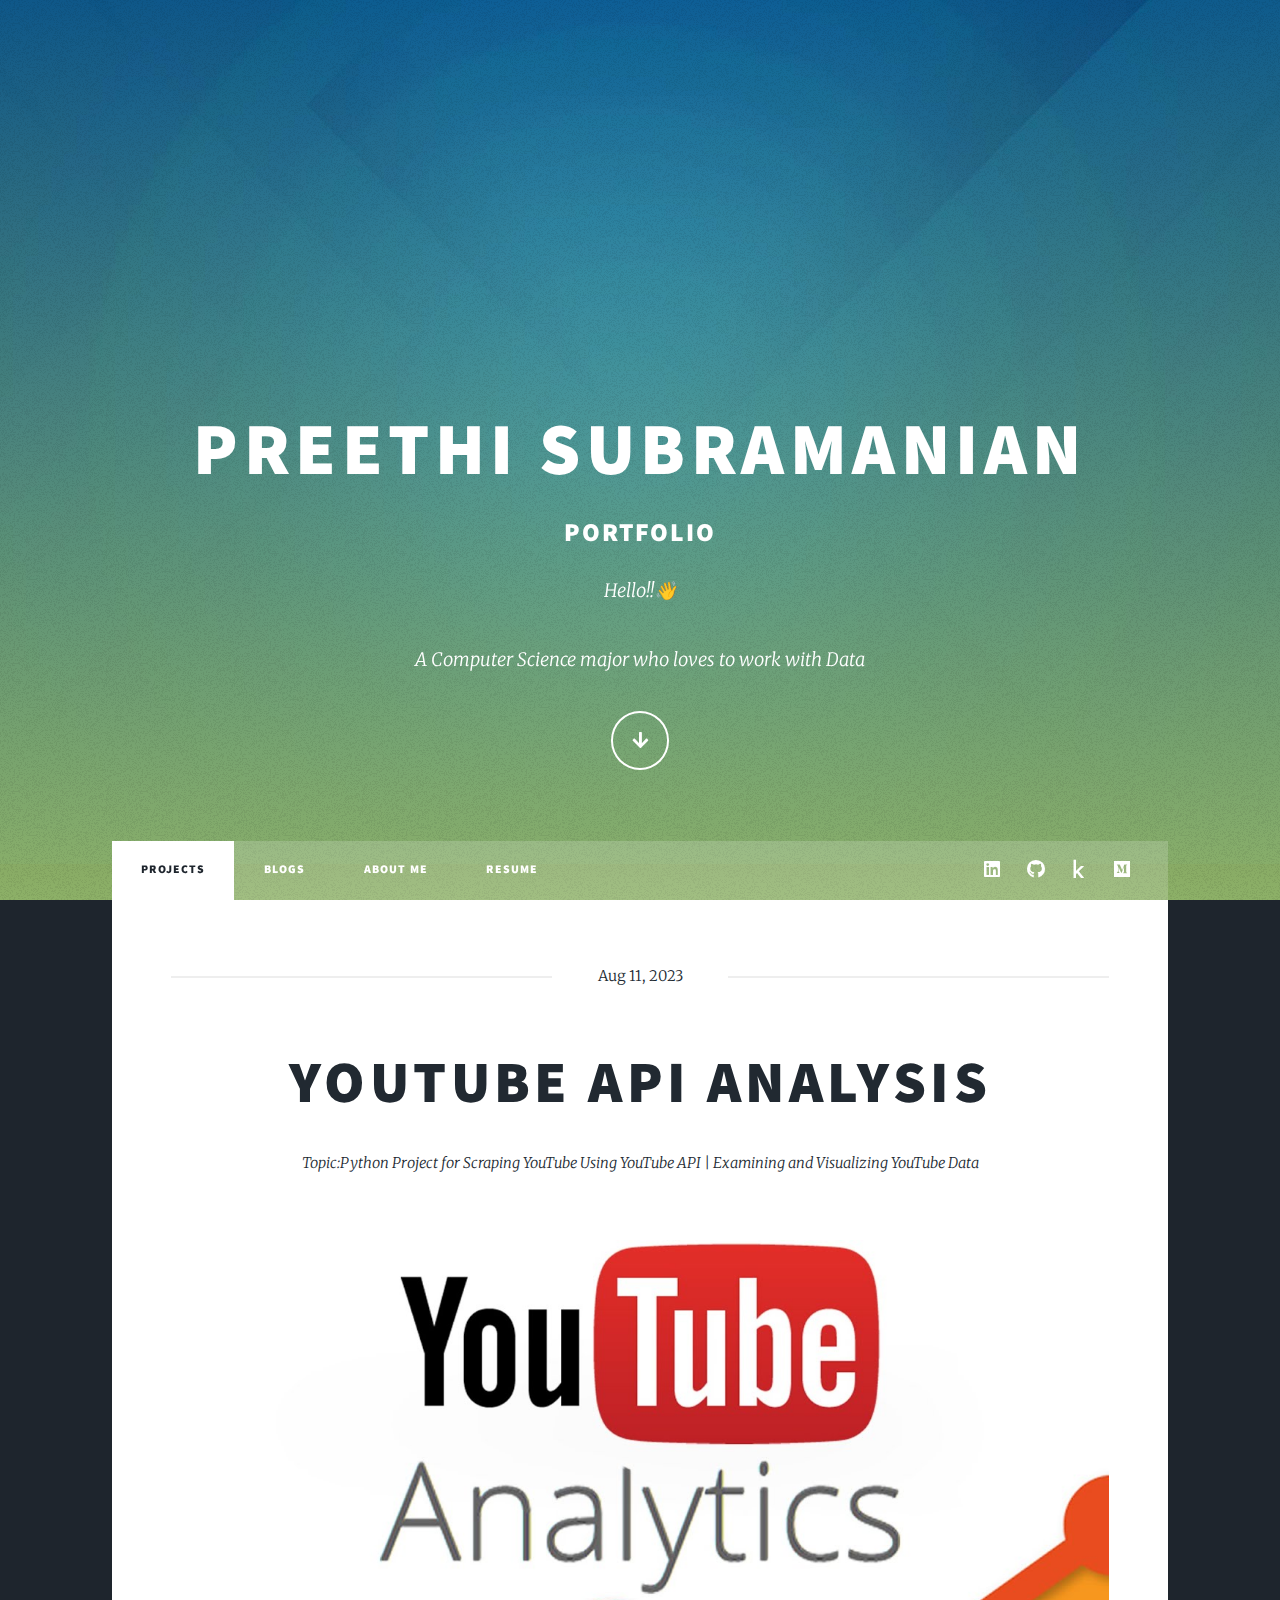
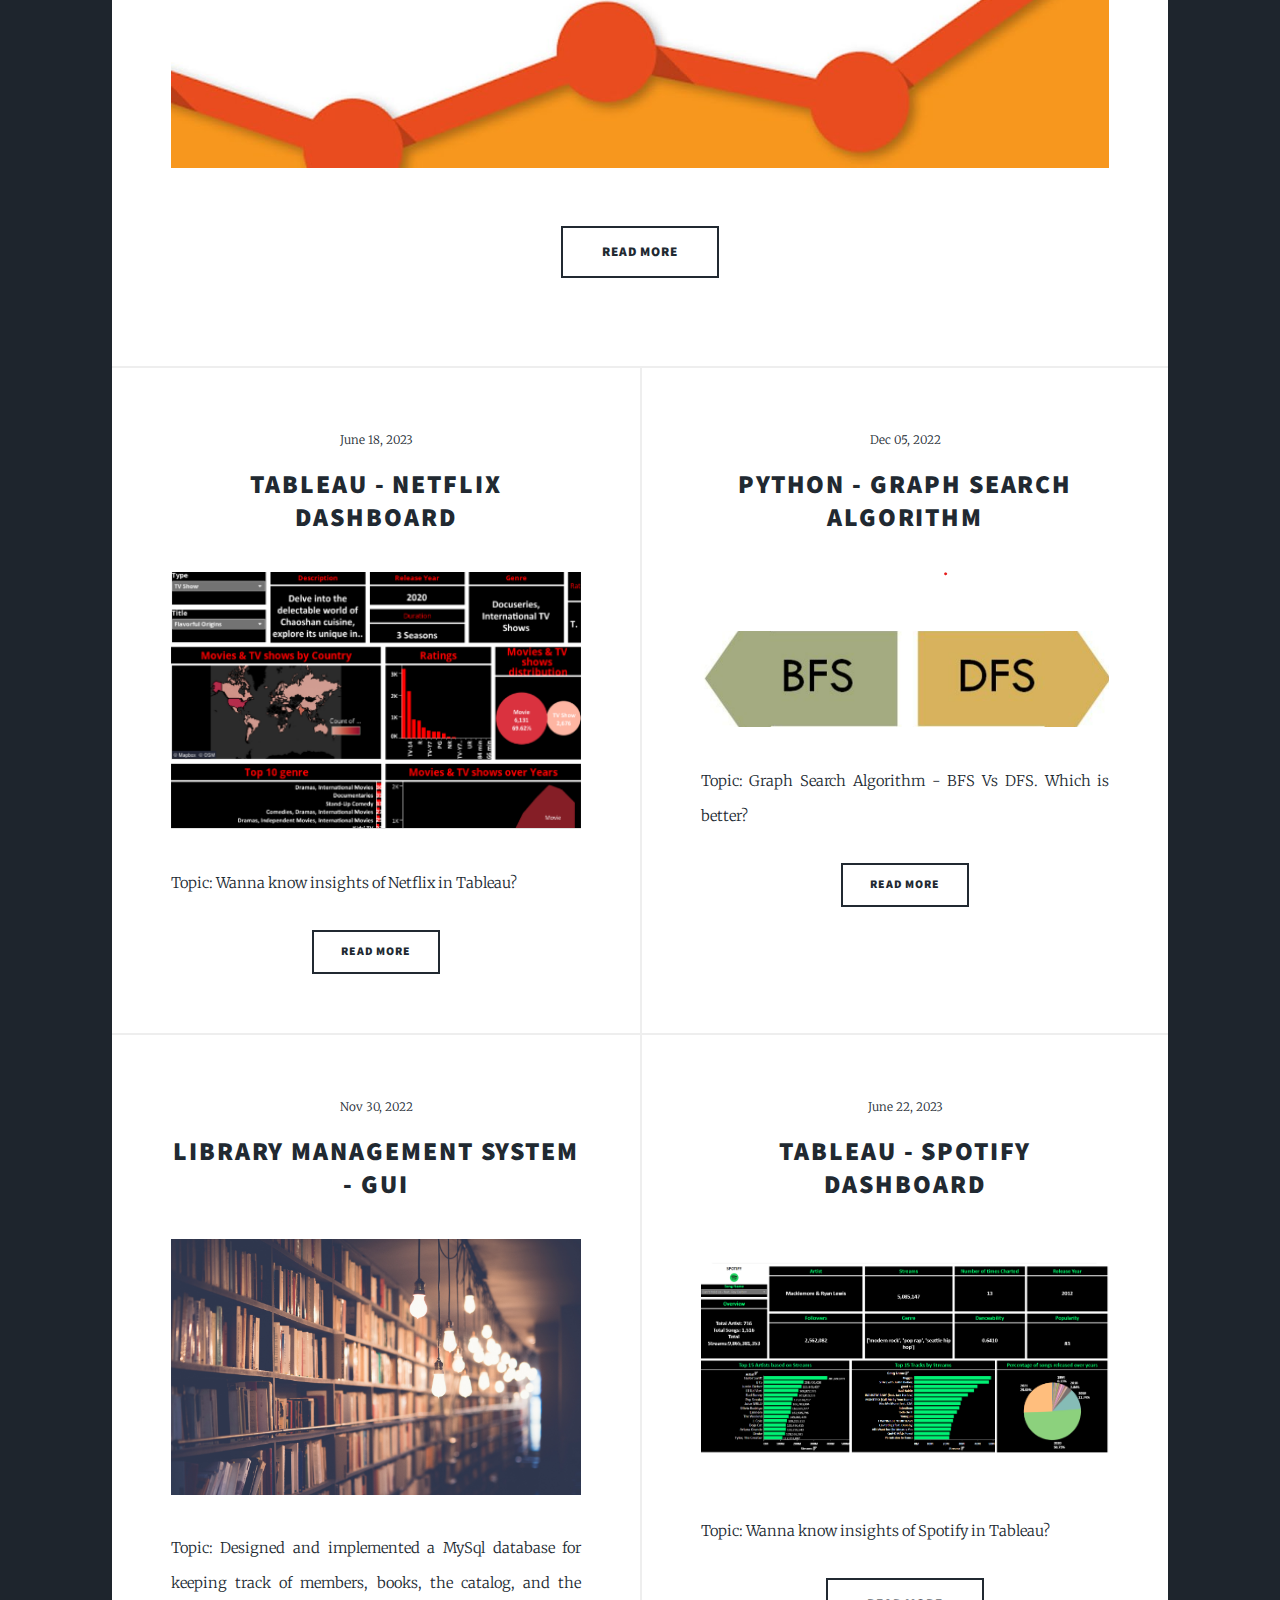
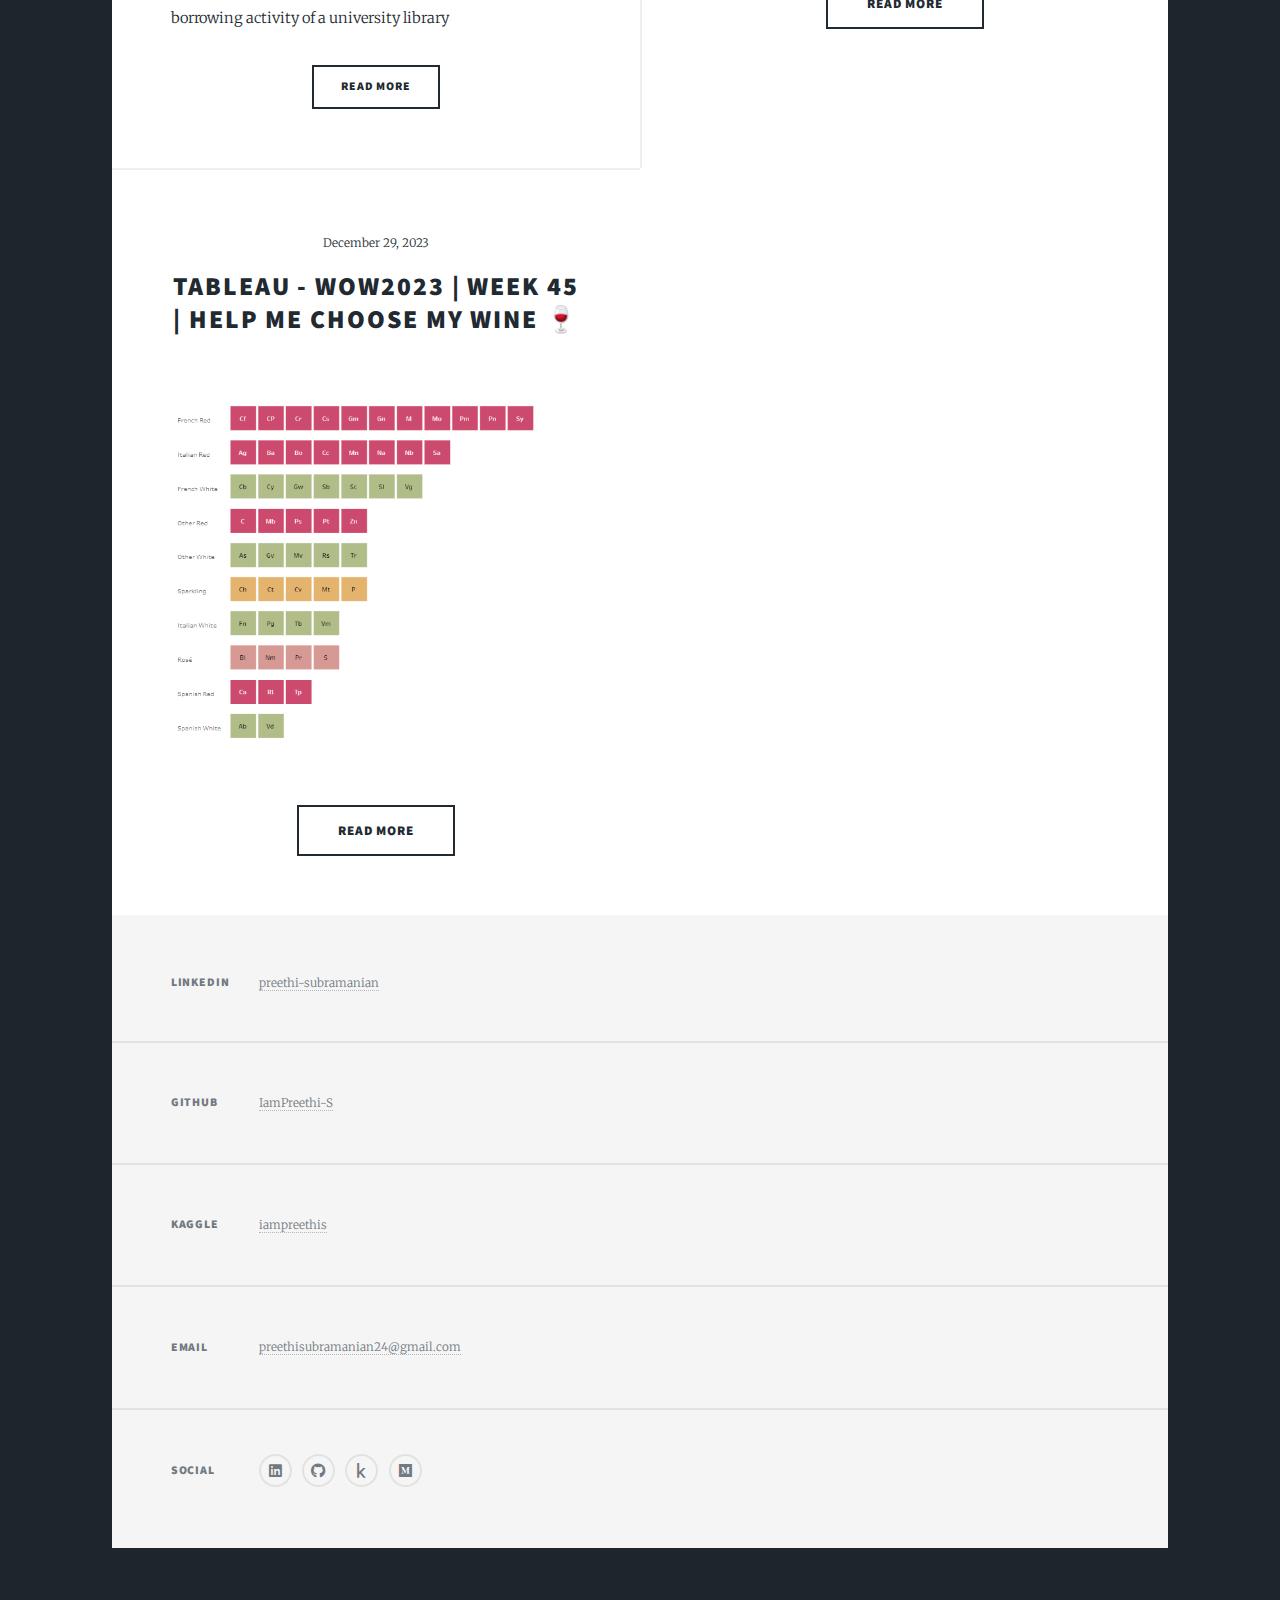
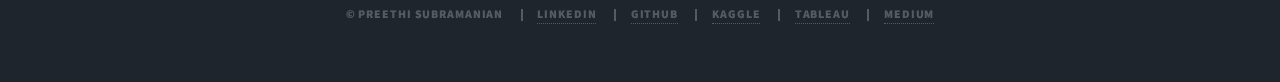
<file: index.html>
<!DOCTYPE HTML>
<!--
	Massively by HTML5 UP
	html5up.net | @ajlkn
	Free for personal and commercial use under the CCA 3.0 license (html5up.net/license)
-->
<html>
	<head>
		<title>Preethi Subramanian Portfolio</title>
		<meta charset="utf-8" />
		<meta name="viewport" content="width=device-width, initial-scale=1, user-scalable=no" />
		<link rel="stylesheet" href="assets/css/main.css" />
		<noscript><link rel="stylesheet" href="assets/css/noscript.css" /></noscript>
	</head>
	<body class="is-preload">

		<!-- Wrapper -->
			<div id="wrapper" class="fade-in">

				<!-- Intro -->
					<div id="intro">
						<h1>Preethi Subramanian<h2>Portfolio</h2></h1>
						<p>Hello!!&#128075;</p>
						<p>  A Computer Science major who loves to work with Data</p>
						<ul class="actions">
							<li><a href="#header" class="button icon solid solo fa-arrow-down scrolly">Continue</a></li>
						</ul>
					</div>

				<!-- Header -->
					<header id="header">
						<a href="index.html" class="logo">Portfolio</a>
					</header>

				<!-- Nav -->
					<nav id="nav">
						<ul class="links">
							<li class="active"><a href="index.html">Projects</a></li>
							<li><a href="blogs.html">Blogs</a></li>
							<li><a href="generic.html">About Me</a></li>
							<li><a href="https://bit.ly/3q74qv9" target="_blank">Resume</a></li>
						</ul>
						<ul class="icons">
							<li><a href="https://www.linkedin.com/in/preethi-subramanian-uta/" class="icon brands fa-linkedin"><span class="label">LinkedIn</span></a></li>
							<li><a href="https://github.com/IamPreethi-S" class="icon brands fa-github"><span class="label">Github</span></a></li>
							<li><a href="https://www.kaggle.com/iampreethis" class="icon brands fa-kaggle"><span class="label">Kaggle</span></a></li>
							<li><a href="https://medium.com/@preethi_subramanian" class="icon brands fa-medium"><span class="label">Medium</span></a></li>
						</ul>
					</nav>

				<!-- Main -->
					<div id="main">

						<!-- Featured Post -->
							<article class="post featured">
								<header class="major">
									<span class="date">Aug 11, 2023</span>
									<h2><a href="https://github.com/IamPreethi-S/Youtube-Api-Analysis-Data-Project">
										Youtube API Analysis
									</a></h2>
									<p>Topic:Python Project for Scraping YouTube Using YouTube API | Examining and Visualizing YouTube Data</p>
								</header>
								<a href="https://github.com/IamPreethi-S/Youtube-Api-Analysis-Data-Project" class="image main"><img src="images/youtube_analysis.jpg" alt="" /></a>
								<ul class="actions special">
									<li><a href="https://github.com/IamPreethi-S/Youtube-Api-Analysis-Data-Project" class="button large">Read More</a></li>
								</ul>
							</article>

						<!-- Posts -->
							<section class="posts">
								<article>
									<header>
										<span class="date">June 18, 2023</span>
										<h2><a href="https://public.tableau.com/app/profile/preethisubramanian/viz/NetflixDashboard_16871265402070/NetflixDashboard">
											Tableau - Netflix Dashboard
										</a></h2>
									</header>
									<a href="https://public.tableau.com/app/profile/preethisubramanian/viz/NetflixDashboard_16871265402070/NetflixDashboard" class="image fit"><img style="max-width: 450px; max-height: 350px" src="images/Netflix.png" alt="" /></a>
									<p>Topic: Wanna know insights of Netflix in Tableau? </p>
									<ul class="actions special">
										<li><a href="https://public.tableau.com/app/profile/preethisubramanian/viz/NetflixDashboard_16871265402070/NetflixDashboard" class="button">Read More</a></li>
									</ul>
								</article>
								<article>
									<header>
										<span class="date">Dec 05, 2022</span>
										<h2><a href="https://github.com/IamPreethi-S/DAA">
											Python - Graph Search Algorithm 
										</a></h2>
									</header>
									<a href="https://github.com/IamPreethi-S/DAA" class="image fit"><img style="max-width: 450px; max-height: 350px" src="images/Bfsvsdfs.png" alt="" /></a>
									<p>Topic: Graph Search Algorithm - BFS Vs DFS. Which is better?</p>
									<ul class="actions special">
										<li><a href="https://github.com/IamPreethi-S/DAA" class="button">Read More</a></li>
									</ul>
								</article>
								<article>
									<header>
										<span class="date">Nov 30, 2022</span>
										<h2><a href="https://github.com/IamPreethi-S/Database-Systems">
											Library Management System - GUI 
										</a></h2>
									</header>
									<a href="https://github.com/IamPreethi-S/Database-Systems" class="image fit"><img style="max-width: 450px; max-height: 350px" src="images/Library.jpg" alt="" /></a>
									<p>Topic: Designed and implemented a MySql database for keeping track of members, books, the catalog, and the
										borrowing activity of a university library</p>
									<ul class="actions special">
										<li><a href="https://github.com/IamPreethi-S/Database-Systems" class="button">Read More</a></li>
									</ul>
								</article>
								<article>
									<header>
										<span class="date">June 22, 2023</span>
										<h2><a href="https://public.tableau.com/app/profile/preethisubramanian/viz/SpotifyTop200Dashboard/SpotifyTop200Dashboard">
											Tableau - Spotify Dashboard
										</a></h2>
									</header>
									<a href="https://public.tableau.com/app/profile/preethisubramanian/viz/SpotifyTop200Dashboard/SpotifyTop200Dashboard" class="image main"><img style="max-width: 450px; max-height: 350px" src="images/spotify.png" alt="" /></a>
									<p>Topic: Wanna know insights of Spotify in Tableau? </p>
									<ul class="actions special">
										<li><a href="https://public.tableau.com/app/profile/preethisubramanian/viz/SpotifyTop200Dashboard/SpotifyTop200Dashboard" class="button large">Read More</a></li>
									</ul>
								</article>
								<article>
									<header>
										<span class="date">December 29, 2023</span>
										<h2><a href="https://public.tableau.com/app/profile/preethisubramanian/viz/WOW2023Week45Helpmechoosemywine_17038986615260/WOW2023W45-UK">
											Tableau - WOW2023 | Week 45 | Help me choose my wine 🍷
										</a></h2>
										<!-- <p>Topic: Wanna know insights of Spotify in Tableau? </p> -->
									</header>
									<a href="https://public.tableau.com/app/profile/preethisubramanian/viz/WOW2023Week45Helpmechoosemywine_17038986615260/WOW2023W45-UK" class="image main"><img style="max-width: 450px; max-height: 350px" src="images/choosewine.png" alt="" /></a>
									<ul class="actions special">
										<li><a href="https://public.tableau.com/app/profile/preethisubramanian/viz/WOW2023Week45Helpmechoosemywine_17038986615260/WOW2023W45-UK" class="button large">Read More</a></li>
									</ul>
								</article>
								<!--
								<article>
									<header>
										<span class="date">April 18, 2017</span>
										<h2><a href="#">Ante mattis<br />
										interdum dolor</a></h2>
									</header>
									<a href="#" class="image fit"><img src="images/pic04.jpg" alt="" /></a>
									<p>Donec eget ex magna. Interdum et malesuada fames ac ante ipsum primis in faucibus. Pellentesque venenatis dolor imperdiet dolor mattis sagittis magna etiam.</p>
									<ul class="actions special">
										<li><a href="#" class="button">Read More</a></li>
									</ul>
								</article>
								<article>
									<header>
										<span class="date">April 14, 2017</span>
										<h2><a href="#">Tempus sed<br />
										nulla imperdiet</a></h2>
									</header>
									<a href="#" class="image fit"><img src="images/pic05.jpg" alt="" /></a>
									<p>Donec eget ex magna. Interdum et malesuada fames ac ante ipsum primis in faucibus. Pellentesque venenatis dolor imperdiet dolor mattis sagittis magna etiam.</p>
									<ul class="actions special">
										<li><a href="#" class="button">Full Story</a></li>
									</ul>
								</article>
								<article>
									<header>
										<span class="date">April 11, 2017</span>
										<h2><a href="#">Odio magna<br />
										sed consectetur</a></h2>
									</header>
									<a href="#" class="image fit"><img src="images/pic06.jpg" alt="" /></a>
									<p>Donec eget ex magna. Interdum et malesuada fames ac ante ipsum primis in faucibus. Pellentesque venenatis dolor imperdiet dolor mattis sagittis magna etiam.</p>
									<ul class="actions special">
										<li><a href="#" class="button">Full Story</a></li>
									</ul>
								</article>
								<article>
									<header>
										<span class="date">April 7, 2017</span>
										<h2><a href="#">Augue lorem<br />
										primis vestibulum</a></h2>
									</header>
									<a href="#" class="image fit"><img src="images/pic07.jpg" alt="" /></a>
									<p>Donec eget ex magna. Interdum et malesuada fames ac ante ipsum primis in faucibus. Pellentesque venenatis dolor imperdiet dolor mattis sagittis magna etiam.</p>
									<ul class="actions special">
										<li><a href="#" class="button">Full Story</a></li>
									</ul>
								</article>
							</section>
							-->

						<!-- Footer -->
							<footer>
								<div class="pagination">
									<!--<a href="#" class="previous">Prev</a>-->
									<!--<a href="#" class="page active">1</a>
									<a href="#" class="page">2</a>
									<a href="#" class="page">3</a>
									<span class="extra">&hellip;</span>
									<a href="#" class="page">8</a>
									<a href="#" class="page">9</a>
									<a href="#" class="page">10</a>
									<a href="#" class="next">Next</a>-->
								</div>
							</footer>

					</div>

				<!-- Footer -->
					<footer id="footer">
						
						<section class="split contact">
							<section class="alt">
								<h3>LinkedIn</h3>
								<p><a href="https://www.linkedin.com/in/preethi-subramanian-uta/">preethi-subramanian</a></p>
							</section>
							<section>
								<h3>Github</h3>
								<p><a href="https://github.com/IamPreethi-S">IamPreethi-S</a></p>
							</section>
							<section>
								<h3>Kaggle</h3>
								<p><a href="https://www.kaggle.com/iampreethis">iampreethis</a></p>
							</section>
							<section>
								<h3>Email</h3>
								<p><a href="mailto:preethisubramanian24@gmail.com">preethisubramanian24@gmail.com</a></p>
							</section>
							<section>
								<h3>Social</h3>
								<ul class="icons alt">
									<li><a href="https://www.linkedin.com/in/preethi-subramanian-uta/" class="icon brands alt fa-linkedin"><span class="label">LinkedIn</span></a></li>
									<li><a href="https://github.com/IamPreethi-S" class="icon brands alt fa-github"><span class="label">GitHub</span></a></li>
									<li><a href="https://www.kaggle.com/iampreethis" class="icon brands alt fa-kaggle"><span class="label">Kaggle</span></a></li>
									<li><a href="https://medium.com/@preethi_subramanian" class="icon brands alt fa-medium"><span class="label">medium</span></a></li>

								</ul>
							</section>
						</section>
					</footer>

				<!-- Copyright -->
					<div id="copyright">
						<ul><li>&copy; Preethi Subramanian</li>
							<li><a href="https://www.linkedin.com/in/preethi-subramanian-uta/">LinkedIn</a></li>
							<li><a href="https://github.com/IamPreethi-S">Github</a></li>
							<li><a href="https://www.kaggle.com/iampreethis">Kaggle</a></li>
							<li><a href="https://public.tableau.com/app/profile/preethisubramanian">Tableau</a></li>
							<li><a href="https://medium.com/@preethi_subramanian">Medium</a></li>
							
							
						</ul>
					</div>

			</div>

		<!-- Scripts -->
			<script src="assets/js/jquery.min.js"></script>
			<script src="assets/js/jquery.scrollex.min.js"></script>
			<script src="assets/js/jquery.scrolly.min.js"></script>
			<script src="assets/js/browser.min.js"></script>
			<script src="assets/js/breakpoints.min.js"></script>
			<script src="assets/js/util.js"></script>
			<script src="assets/js/main.js"></script>

	</body>
</html>
</file>
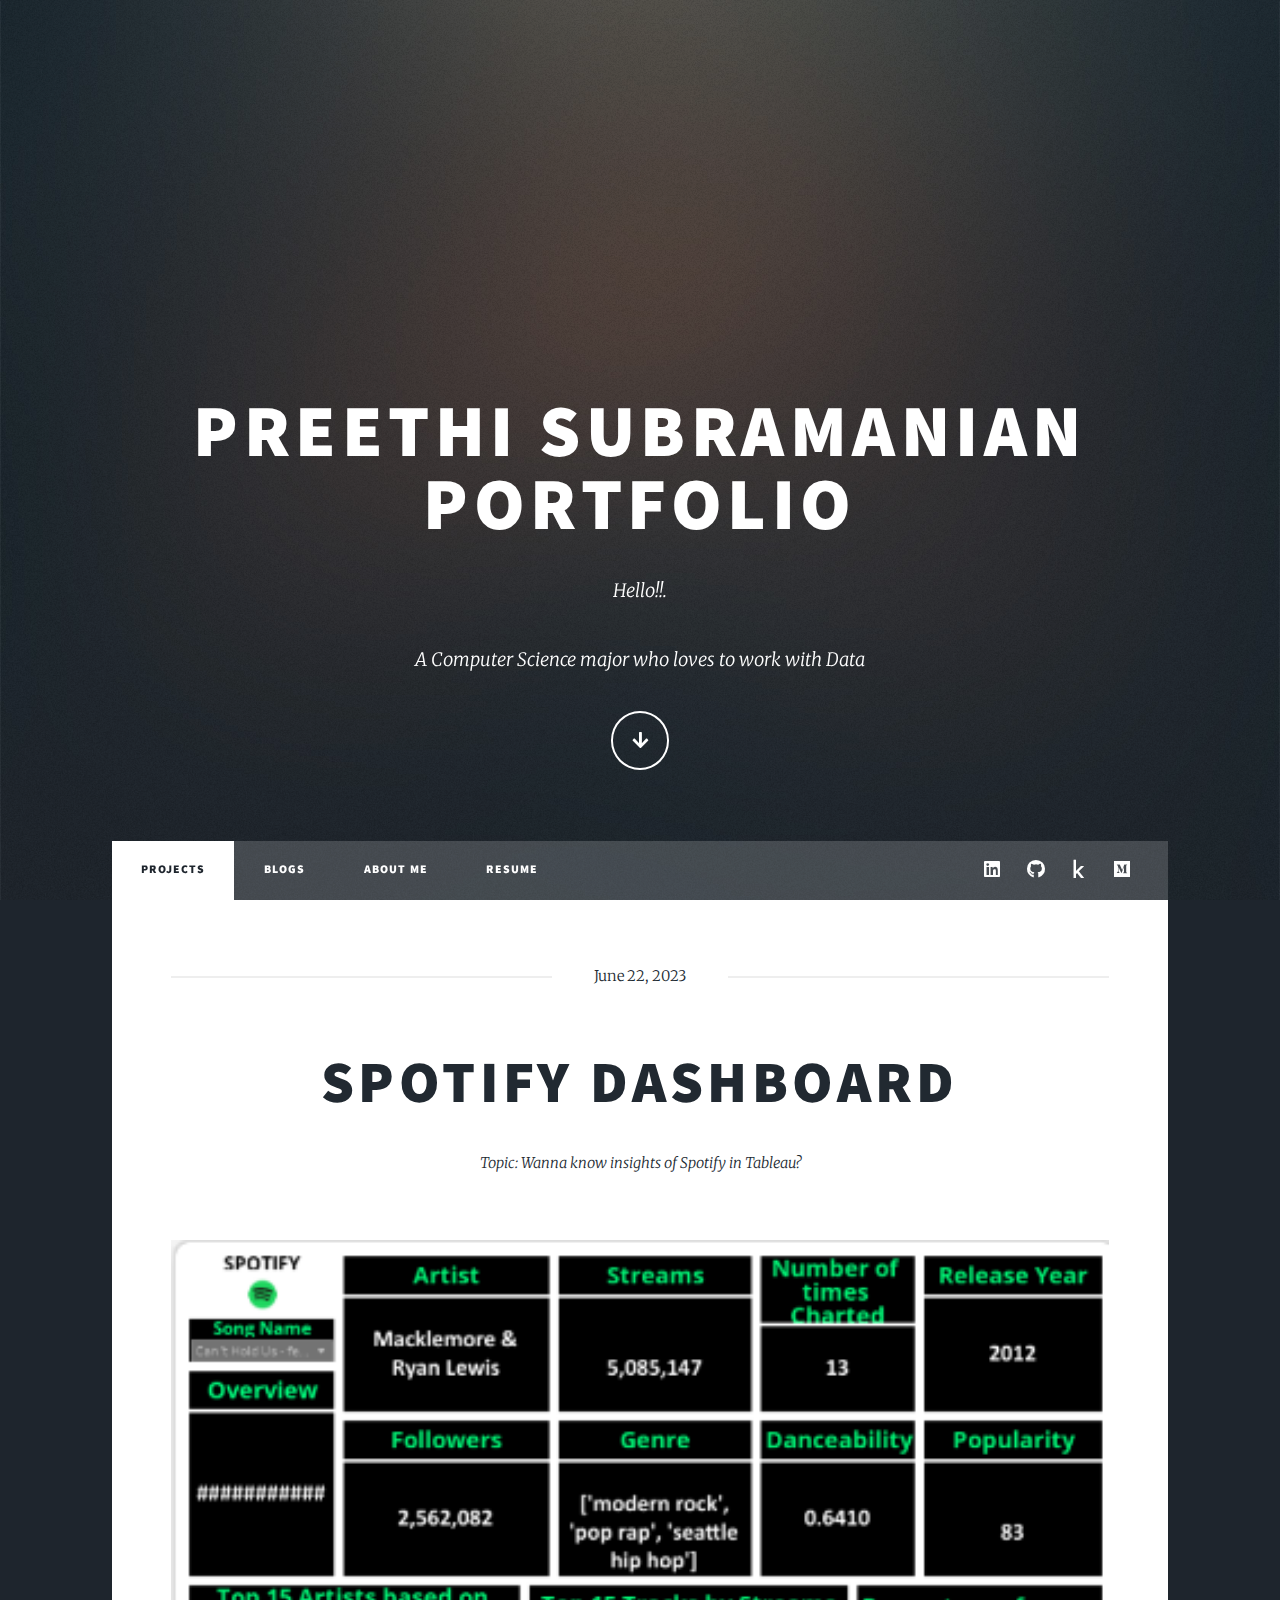
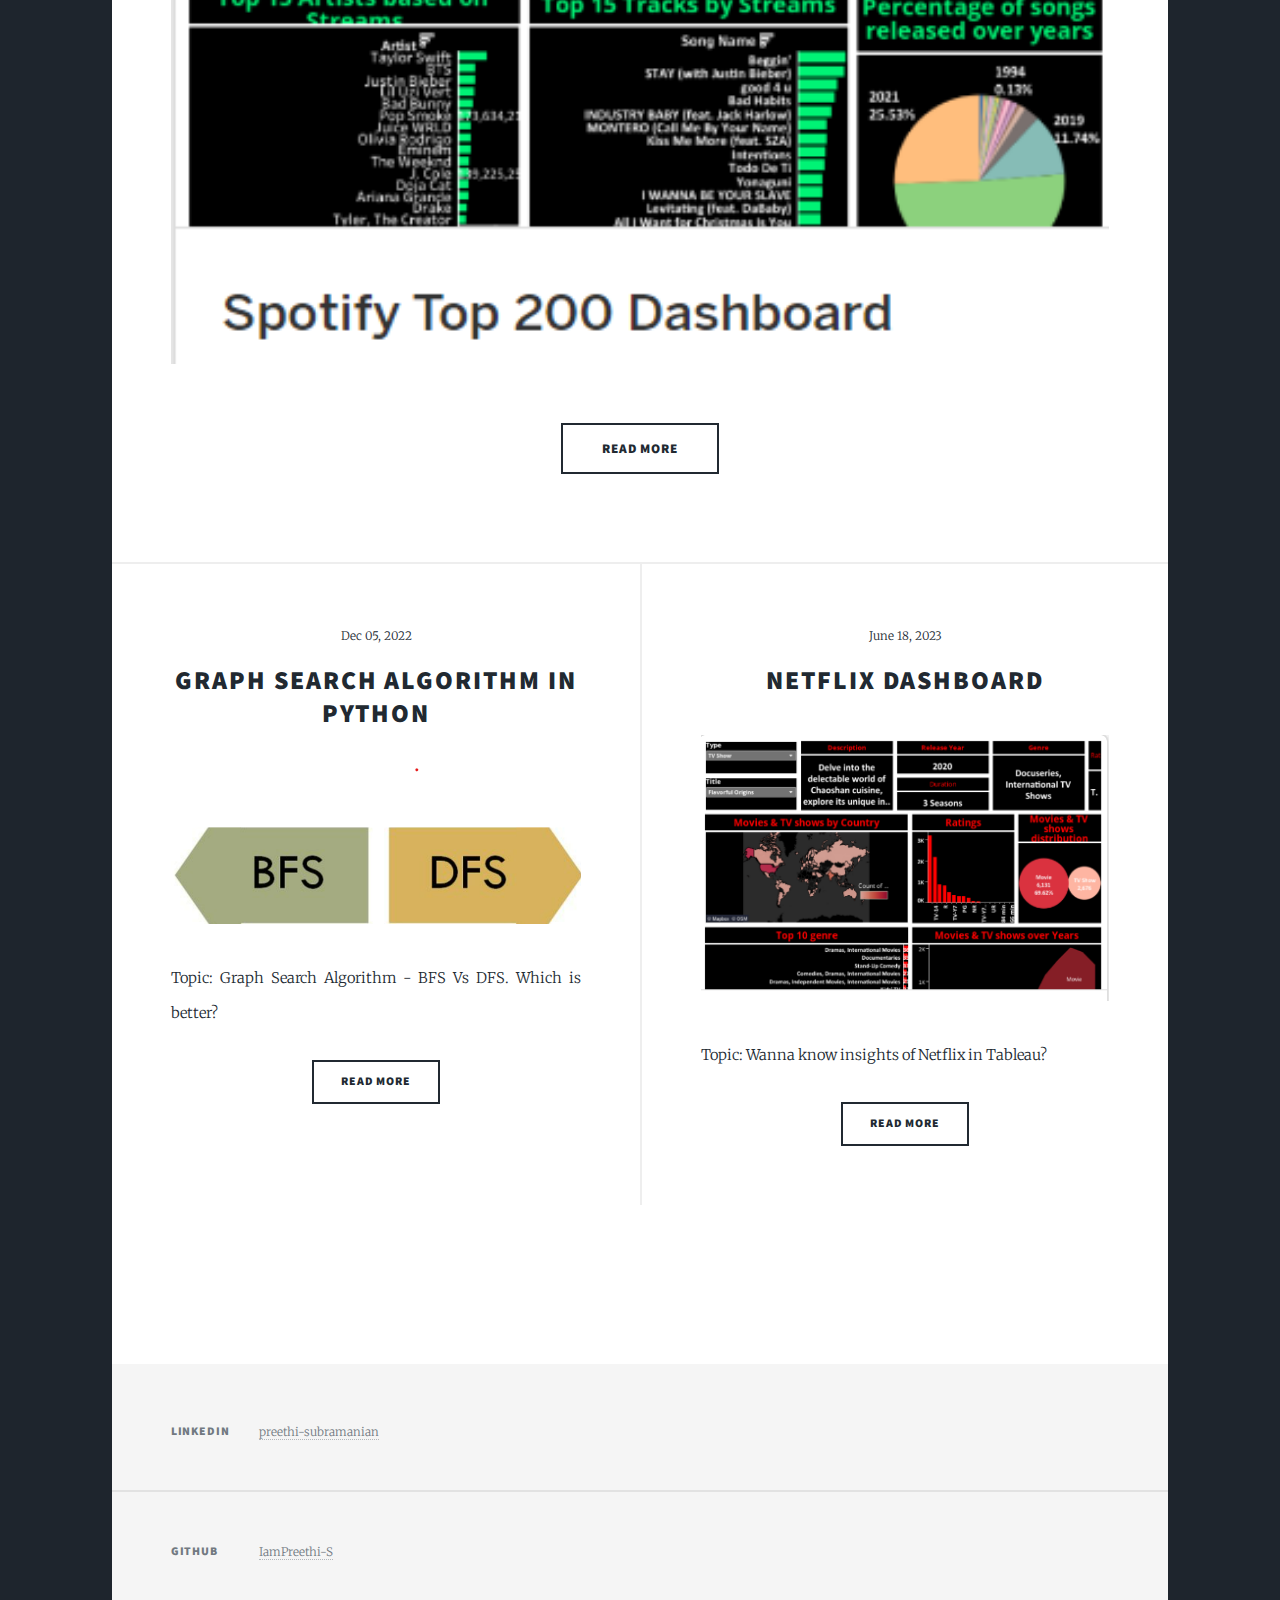
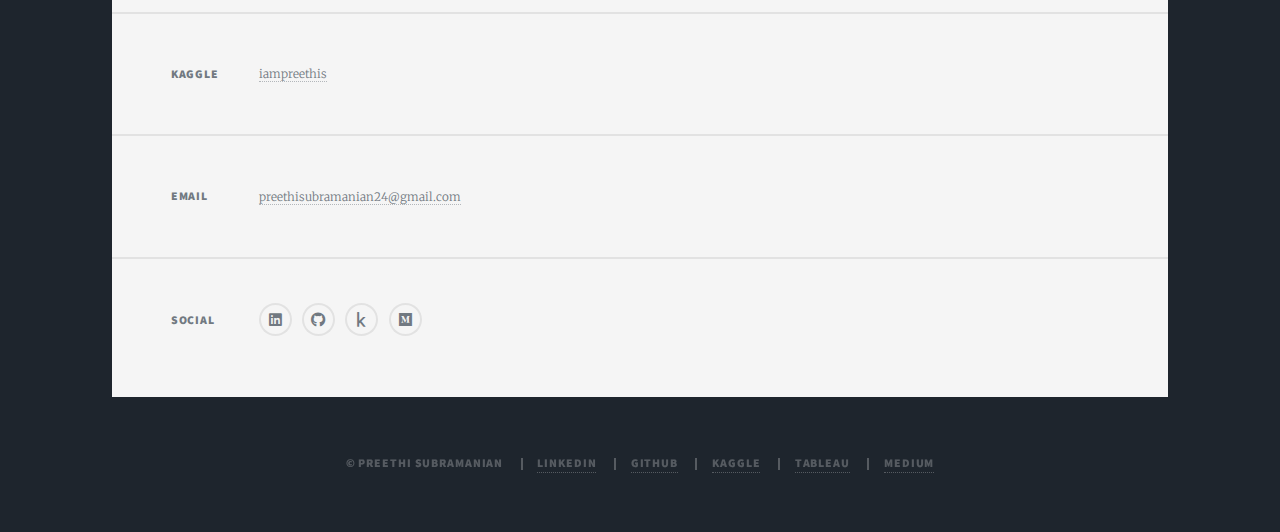
<file: html5up-massively/index.html>
<!DOCTYPE HTML>
<!--
	Massively by HTML5 UP
	html5up.net | @ajlkn
	Free for personal and commercial use under the CCA 3.0 license (html5up.net/license)
-->
<html>
	<head>
		<title>Preethi Subramanian Portfolio</title>
		<meta charset="utf-8" />
		<meta name="viewport" content="width=device-width, initial-scale=1, user-scalable=no" />
		<link rel="stylesheet" href="assets/css/main.css" />
		<noscript><link rel="stylesheet" href="assets/css/noscript.css" /></noscript>
	</head>
	<body class="is-preload">

		<!-- Wrapper -->
			<div id="wrapper" class="fade-in">

				<!-- Intro -->
					<div id="intro">
						<h1>Preethi Subramanian Portfolio</h1>
						<p>Hello!!.</p>
						<p>  A Computer Science major who loves to work with Data</p>
						<ul class="actions">
							<li><a href="#header" class="button icon solid solo fa-arrow-down scrolly">Continue</a></li>
						</ul>
					</div>

				<!-- Header -->
					<header id="header">
						<a href="index.html" class="logo">Portfolio</a>
					</header>

				<!-- Nav -->
					<nav id="nav">
						<ul class="links">
							<li class="active"><a href="index.html">Projects</a></li>
							<li><a href="blogs.html">Blogs</a></li>
							<li><a href="generic.html">About Me</a></li>
							<li><a href="https://bit.ly/3jB6Q1P" target="_blank">Resume</a></li>
						</ul>
						<ul class="icons">
							<li><a href="https://www.linkedin.com/in/preethi-subramanian-uta/" class="icon brands fa-linkedin"><span class="label">LinkedIn</span></a></li>
							<li><a href="https://github.com/IamPreethi-S" class="icon brands fa-github"><span class="label">Github</span></a></li>
							<li><a href="https://www.kaggle.com/iampreethis" class="icon brands fa-kaggle"><span class="label">Kaggle</span></a></li>
							<li><a href="https://medium.com/@preethi_subramanian" class="icon brands fa-medium"><span class="label">Medium</span></a></li>
						</ul>
					</nav>

				<!-- Main -->
					<div id="main">

						<!-- Featured Post -->
							<article class="post featured">
								<header class="major">
									<span class="date">June 22, 2023</span>
									<h2><a href="https://public.tableau.com/app/profile/preethisubramanian/viz/SpotifyTop200Dashboard/SpotifyTop200Dashboard">Spotify Dashboard</a></h2>
									<p>Topic: Wanna know insights of Spotify in Tableau? </p>
								</header>
								<a href="https://public.tableau.com/app/profile/preethisubramanian/viz/SpotifyTop200Dashboard/SpotifyTop200Dashboard" class="image main"><img src="images/spotify.png" alt="" /></a>
								<ul class="actions special">
									<li><a href="https://public.tableau.com/app/profile/preethisubramanian/viz/SpotifyTop200Dashboard/SpotifyTop200Dashboard" class="button large">Read More</a></li>
								</ul>
							</article>

						<!-- Posts -->
							<section class="posts">
								<article>
									<header>
										<span class="date">Dec 05, 2022</span>
										<h2><a href="#">Graph Search Algorithm in Python </a></h2>
									</header>
									<a href="#" class="image fit"><img src="images/Bfsvsdfs.png" alt="" /></a>
									<p>Topic: Graph Search Algorithm - BFS Vs DFS. Which is better?</p>
									<ul class="actions special">
										<li><a href="https://github.com/IamPreethi-S/DAA" class="button">Read More</a></li>
									</ul>
								</article>
								<article>
									<header>
										<span class="date">June 18, 2023</span>
										<h2><a href="#">Netflix Dashboard
										</a></h2>
									</header>
									<a href="#" class="image fit"><img src="images/Netflix.png" alt="" /></a>
									<p>Topic: Wanna know insights of Netflix in Tableau? </p>
									<ul class="actions special">
										<li><a href="https://public.tableau.com/app/profile/preethisubramanian/viz/NetflixDashboard_16871265402070/NetflixDashboard" class="button">Read More</a></li>
									</ul>
								</article>
								<!--
								<article>
									<header>
										<span class="date">April 18, 2017</span>
										<h2><a href="#">Ante mattis<br />
										interdum dolor</a></h2>
									</header>
									<a href="#" class="image fit"><img src="images/pic04.jpg" alt="" /></a>
									<p>Donec eget ex magna. Interdum et malesuada fames ac ante ipsum primis in faucibus. Pellentesque venenatis dolor imperdiet dolor mattis sagittis magna etiam.</p>
									<ul class="actions special">
										<li><a href="#" class="button">Read More</a></li>
									</ul>
								</article>
								<article>
									<header>
										<span class="date">April 14, 2017</span>
										<h2><a href="#">Tempus sed<br />
										nulla imperdiet</a></h2>
									</header>
									<a href="#" class="image fit"><img src="images/pic05.jpg" alt="" /></a>
									<p>Donec eget ex magna. Interdum et malesuada fames ac ante ipsum primis in faucibus. Pellentesque venenatis dolor imperdiet dolor mattis sagittis magna etiam.</p>
									<ul class="actions special">
										<li><a href="#" class="button">Full Story</a></li>
									</ul>
								</article>
								<article>
									<header>
										<span class="date">April 11, 2017</span>
										<h2><a href="#">Odio magna<br />
										sed consectetur</a></h2>
									</header>
									<a href="#" class="image fit"><img src="images/pic06.jpg" alt="" /></a>
									<p>Donec eget ex magna. Interdum et malesuada fames ac ante ipsum primis in faucibus. Pellentesque venenatis dolor imperdiet dolor mattis sagittis magna etiam.</p>
									<ul class="actions special">
										<li><a href="#" class="button">Full Story</a></li>
									</ul>
								</article>
								<article>
									<header>
										<span class="date">April 7, 2017</span>
										<h2><a href="#">Augue lorem<br />
										primis vestibulum</a></h2>
									</header>
									<a href="#" class="image fit"><img src="images/pic07.jpg" alt="" /></a>
									<p>Donec eget ex magna. Interdum et malesuada fames ac ante ipsum primis in faucibus. Pellentesque venenatis dolor imperdiet dolor mattis sagittis magna etiam.</p>
									<ul class="actions special">
										<li><a href="#" class="button">Full Story</a></li>
									</ul>
								</article>
							</section>
							-->

						<!-- Footer -->
							<footer>
								<div class="pagination">
									<!--<a href="#" class="previous">Prev</a>-->
									<!--<a href="#" class="page active">1</a>
									<a href="#" class="page">2</a>
									<a href="#" class="page">3</a>
									<span class="extra">&hellip;</span>
									<a href="#" class="page">8</a>
									<a href="#" class="page">9</a>
									<a href="#" class="page">10</a>
									<a href="#" class="next">Next</a>-->
								</div>
							</footer>

					</div>

				<!-- Footer -->
					<footer id="footer">
						
						<section class="split contact">
							<section class="alt">
								<h3>LinkedIn</h3>
								<p><a href="https://www.linkedin.com/in/preethi-subramanian-uta/">preethi-subramanian</a></p>
							</section>
							<section>
								<h3>Github</h3>
								<p><a href="https://github.com/IamPreethi-S">IamPreethi-S</a></p>
							</section>
							<section>
								<h3>Kaggle</h3>
								<p><a href="https://www.kaggle.com/iampreethis">iampreethis</a></p>
							</section>
							<section>
								<h3>Email</h3>
								<p><a href="mailto:preethisubramanian24@gmail.com">preethisubramanian24@gmail.com</a></p>
							</section>
							<section>
								<h3>Social</h3>
								<ul class="icons alt">
									<li><a href="https://www.linkedin.com/in/preethi-subramanian-uta/" class="icon brands alt fa-linkedin"><span class="label">LinkedIn</span></a></li>
									<li><a href="https://github.com/IamPreethi-S" class="icon brands alt fa-github"><span class="label">GitHub</span></a></li>
									<li><a href="https://www.kaggle.com/iampreethis" class="icon brands alt fa-kaggle"><span class="label">Kaggle</span></a></li>
									<li><a href="https://medium.com/@preethi_subramanian" class="icon brands alt fa-medium"><span class="label">medium</span></a></li>

								</ul>
							</section>
						</section>
					</footer>

				<!-- Copyright -->
					<div id="copyright">
						<ul><li>&copy; Preethi Subramanian</li>
							<li><a href="https://www.linkedin.com/in/preethi-subramanian-uta/">LinkedIn</a></li>
							<li><a href="https://github.com/IamPreethi-S">Github</a></li>
							<li><a href="https://www.kaggle.com/iampreethis">Kaggle</a></li>
							<li><a href="https://public.tableau.com/app/profile/preethisubramanian">Tableau</a></li>
							<li><a href="https://medium.com/@preethi_subramanian">Medium</a></li>
							
						</ul>
					</div>

			</div>

		<!-- Scripts -->
			<script src="assets/js/jquery.min.js"></script>
			<script src="assets/js/jquery.scrollex.min.js"></script>
			<script src="assets/js/jquery.scrolly.min.js"></script>
			<script src="assets/js/browser.min.js"></script>
			<script src="assets/js/breakpoints.min.js"></script>
			<script src="assets/js/util.js"></script>
			<script src="assets/js/main.js"></script>

	</body>
</html>
</file>
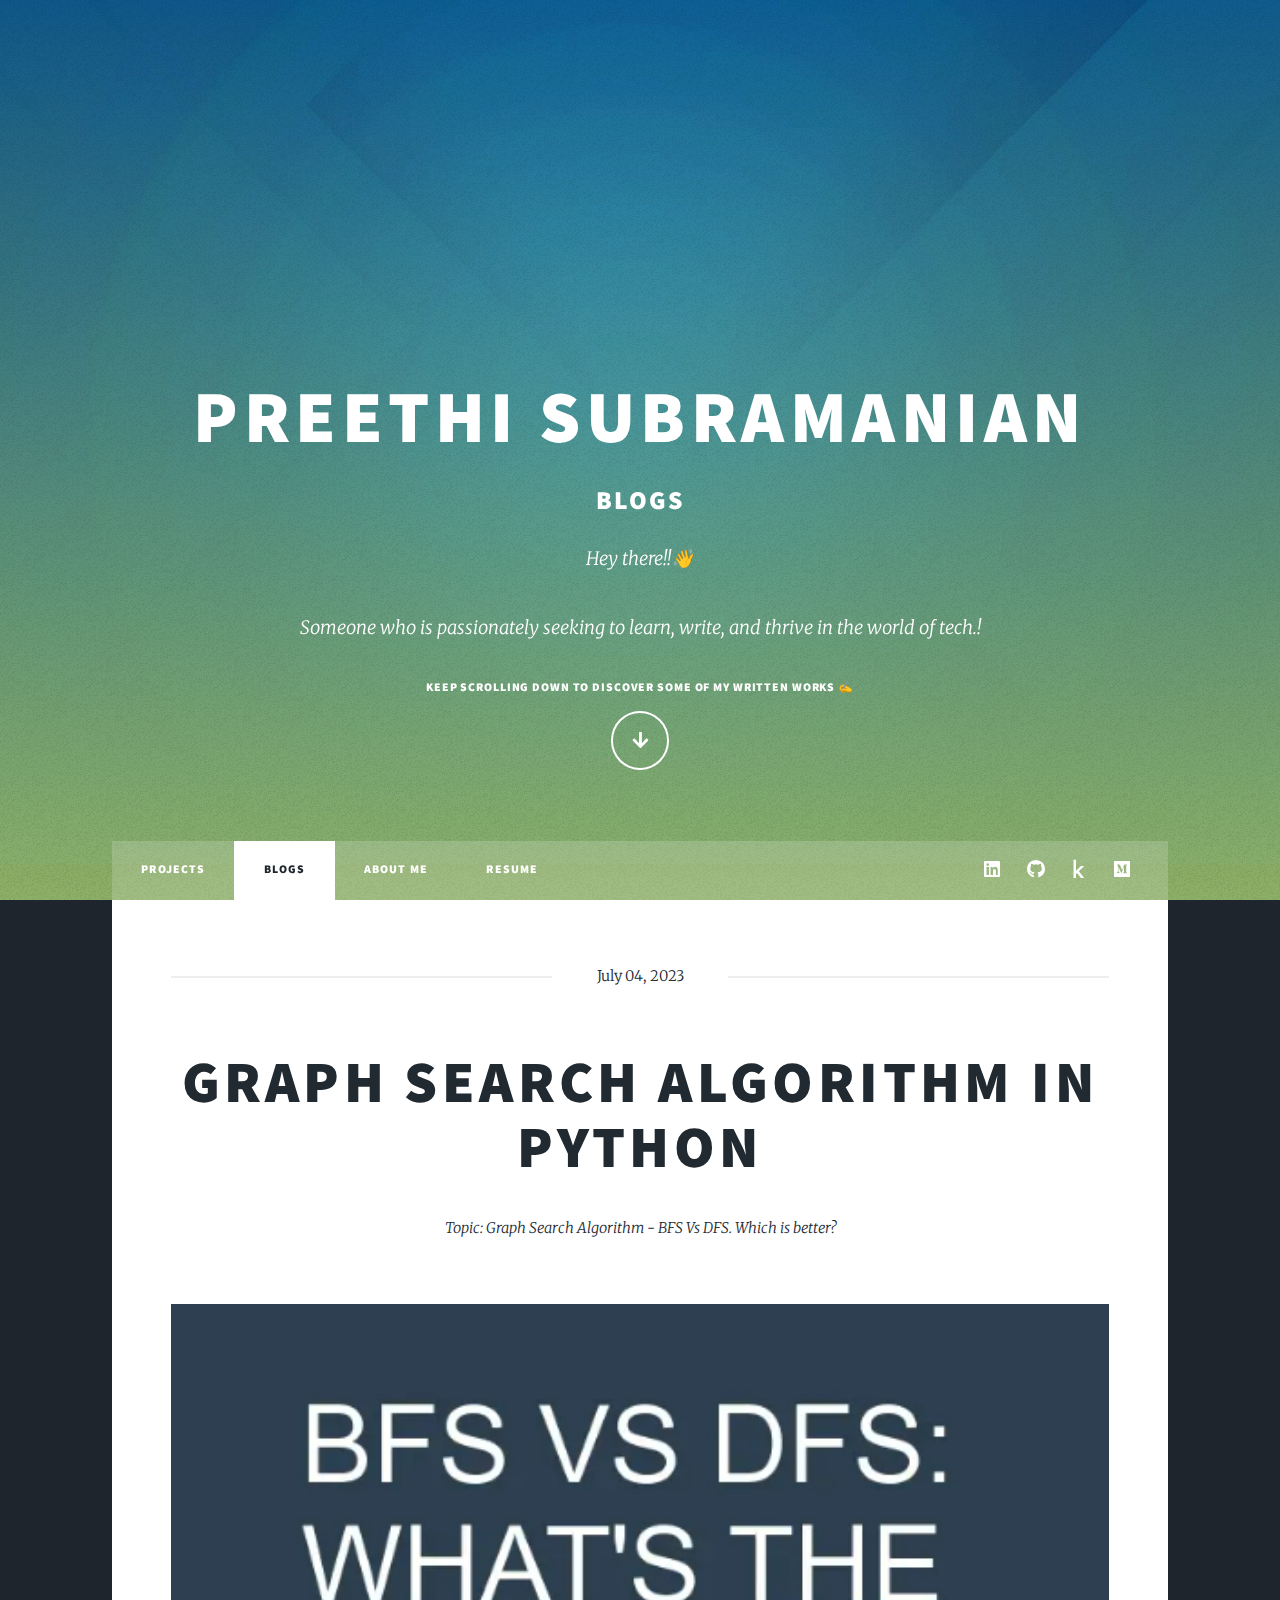
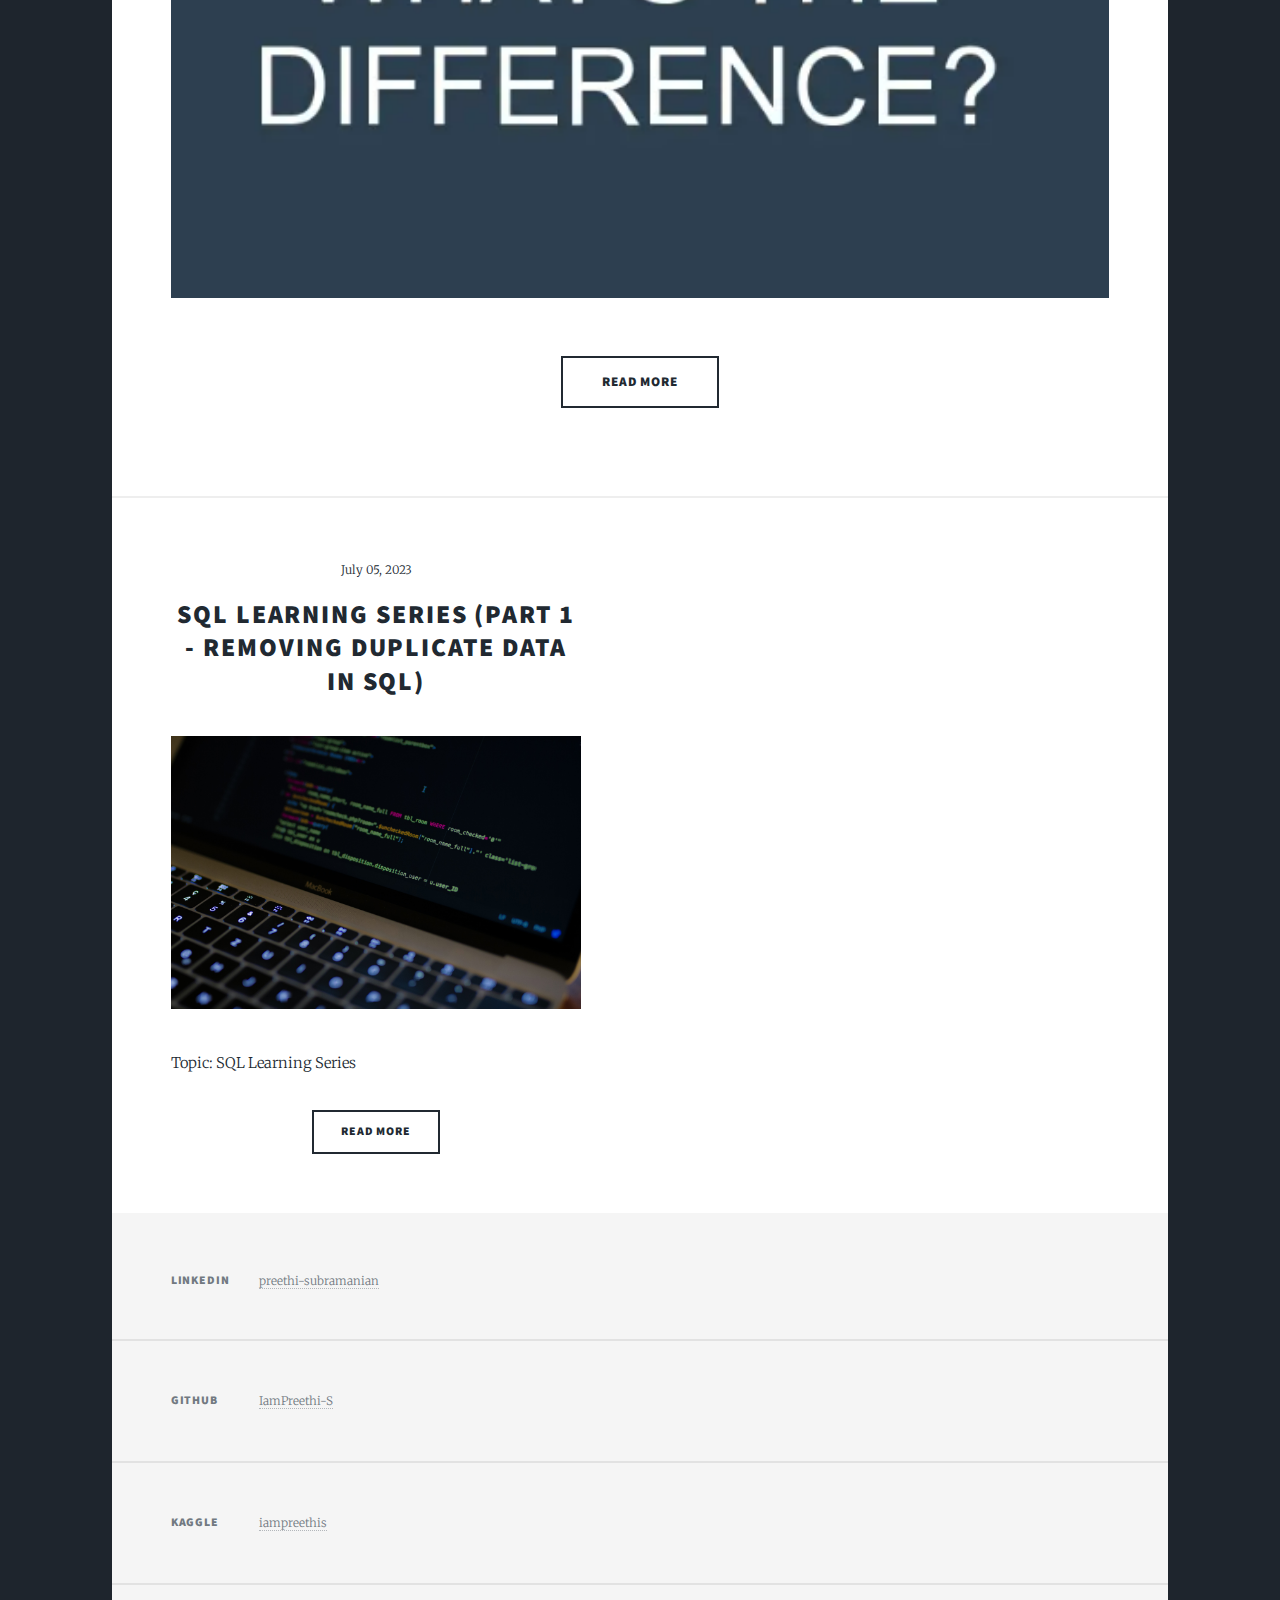
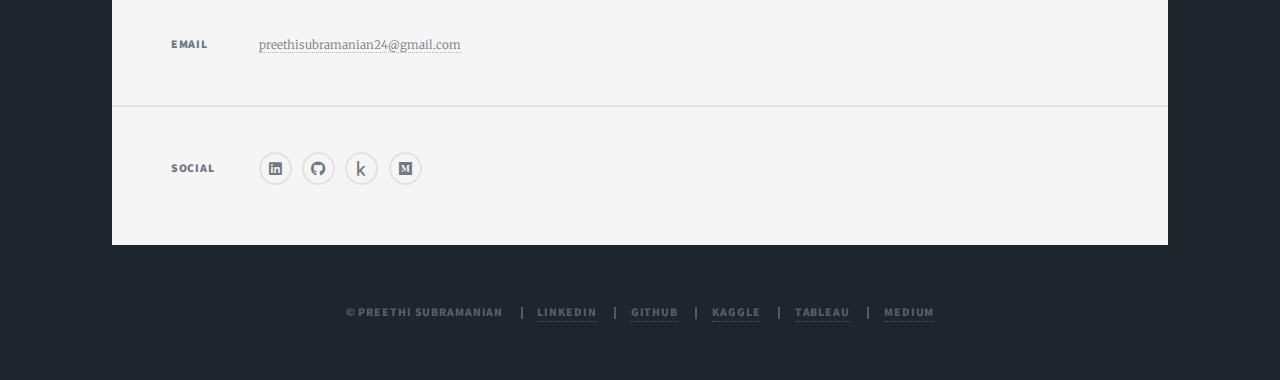
<file: blogs.html>
<!DOCTYPE HTML>
<!--
	Massively by HTML5 UP
	html5up.net | @ajlkn
	Free for personal and commercial use under the CCA 3.0 license (html5up.net/license)
-->
<html>
	<head>
		<title>Preethi Subramanian Portfolio</title>
		<meta charset="utf-8" />
		<meta name="viewport" content="width=device-width, initial-scale=1, user-scalable=no" />
		<link rel="stylesheet" href="assets/css/main.css" />
		<noscript><link rel="stylesheet" href="assets/css/noscript.css" /></noscript>
	</head>
	<body class="is-preload">

		<!-- Wrapper -->
			<div id="wrapper" class="fade-in">

				<!-- Intro -->
					<div id="intro">
						<h1>Preethi Subramanian <br /><h2>Blogs</h2></h1>
						<p>Hey there!!&#128075;</p>
						<p> Someone who is passionately seeking to learn, write, and thrive in the world of tech.!</p>
						<h6>Keep scrolling down to discover some of my written works &#9997;</h6>
						<!--<p>Tech enthusiast eager to learn, write, and innovate in the ever-evolving world of technology!</p>-->
						<ul class="actions">
							<li><a href="#header" class="button icon solid solo fa-arrow-down scrolly">Continue</a></li>
						</ul>
					</div>

				<!-- Header -->
					<header id="header">
						<a href="index.html" class="logo">Blogs</a>
					</header>

				<!-- Nav -->
					<nav id="nav">
						<ul class="links">
							<li><a href="index.html">Projects</a></li>
							<li class="active"><a href="blogs.html">Blogs</a></li>
							<li><a href="generic.html">About Me</a></li>
							<li><a href="https://bit.ly/3q74qv9" target="_blank">Resume</a></li>
						</ul>
						<ul class="icons">
							<li><a href="https://www.linkedin.com/in/preethi-subramanian-uta/" class="icon brands fa-linkedin"><span class="label">LinkedIn</span></a></li>
							<li><a href="https://github.com/IamPreethi-S" class="icon brands fa-github"><span class="label">Github</span></a></li>
							<li><a href="https://www.kaggle.com/iampreethis" class="icon brands fa-kaggle"><span class="label">Kaggle</span></a></li>
							<li><a href="https://medium.com/@preethi_subramanian" class="icon brands fa-medium"><span class="label">Medium</span></a></li>
						</ul>
					</nav>

				<!-- Main -->
					<div id="main">

						<!-- Featured Post -->
							<article class="post featured">
								<header class="major">
									<span class="date">July 04, 2023</span>
									<h2><a href="https://medium.com/@preethisubramanian24/graph-search-algorithm-implementation-in-python-93e29533b133">Graph Search Algorithm in Python</a></h2>
									<p>Topic: Graph Search Algorithm - BFS Vs DFS. Which is better?</p>
								</header>
								<a href="https://medium.com/@preethisubramanian24/graph-search-algorithm-implementation-in-python-93e29533b133" class="image main"><img src="images/bfs.png" alt="" /></a>
								<ul class="actions special">
									<li><a href="https://medium.com/@preethisubramanian24/graph-search-algorithm-implementation-in-python-93e29533b133" class="button large">Read More</a></li>
								</ul>
							</article>

						<!-- Posts -->
							 
								<section class="posts">
								<article>
									<header>
										<span class="date">July 05, 2023</span>
										<h2><a href="https://medium.com/@preethi_subramanian/sql-learning-series-6d48d7a31c1f"> SQL Learning Series (Part 1 - Removing Duplicate Data in SQL)</a></h2>
									</header>
									<a href="https://medium.com/@preethi_subramanian/sql-learning-series-6d48d7a31c1f" class="image fit"><img src="images/SQL.jpg" alt="" /></a>
									<p>Topic: SQL Learning Series </p>
									<ul class="actions special">
										<li><a href="https://medium.com/@preethi_subramanian/sql-learning-series-6d48d7a31c1f" class="button">Read More</a></li>
									</ul>
								</article>
<!-- 
								<article>
									<header>
										<span class="date">June 18, 2023</span>
										<h2><a href="#">Netflix Dashboard
										</a></h2>
									</header>
									<a href="#" class="image fit"><img src="images/Netflix.png" alt="" /></a>
									<p>Topic: Wanna know insights of Netflix in Tableau? </p>
									<ul class="actions special">
										<li><a href="https://public.tableau.com/app/profile/preethisubramanian/viz/NetflixDashboard_16871265402070/NetflixDashboard" class="button">Read More</a></li>
									</ul>
								</article>
								<article>
									<header>
										<span class="date">April 18, 2017</span>
										<h2><a href="#">Ante mattis<br />
										interdum dolor</a></h2>
									</header>
									<a href="#" class="image fit"><img src="images/pic04.jpg" alt="" /></a>
									<p>Donec eget ex magna. Interdum et malesuada fames ac ante ipsum primis in faucibus. Pellentesque venenatis dolor imperdiet dolor mattis sagittis magna etiam.</p>
									<ul class="actions special">
										<li><a href="#" class="button">Read More</a></li>
									</ul>
								</article>
								<article>
									<header>
										<span class="date">April 14, 2017</span>
										<h2><a href="#">Tempus sed<br />
										nulla imperdiet</a></h2>
									</header>
									<a href="#" class="image fit"><img src="images/pic05.jpg" alt="" /></a>
									<p>Donec eget ex magna. Interdum et malesuada fames ac ante ipsum primis in faucibus. Pellentesque venenatis dolor imperdiet dolor mattis sagittis magna etiam.</p>
									<ul class="actions special">
										<li><a href="#" class="button">Full Story</a></li>
									</ul>
								</article>
								<article>
									<header>
										<span class="date">April 11, 2017</span>
										<h2><a href="#">Odio magna<br />
										sed consectetur</a></h2>
									</header>
									<a href="#" class="image fit"><img src="images/pic06.jpg" alt="" /></a>
									<p>Donec eget ex magna. Interdum et malesuada fames ac ante ipsum primis in faucibus. Pellentesque venenatis dolor imperdiet dolor mattis sagittis magna etiam.</p>
									<ul class="actions special">
										<li><a href="#" class="button">Full Story</a></li>
									</ul>
								</article>
								<article>
									<header>
										<span class="date">April 7, 2017</span>
										<h2><a href="#">Augue lorem<br />
										primis vestibulum</a></h2>
									</header>
									<a href="#" class="image fit"><img src="images/pic07.jpg" alt="" /></a>
									<p>Donec eget ex magna. Interdum et malesuada fames ac ante ipsum primis in faucibus. Pellentesque venenatis dolor imperdiet dolor mattis sagittis magna etiam.</p>
									<ul class="actions special">
										<li><a href="#" class="button">Full Story</a></li>
									</ul>
								</article>
							</section>
						-->

						<!-- Footer -->
							<footer>
								<div class="pagination">
									<!--<a href="#" class="previous">Prev</a>-->
									<!--<a href="#" class="page active">1</a>
									<a href="#" class="page">2</a>
									<a href="#" class="page">3</a>
									<span class="extra">&hellip;</span>
									<a href="#" class="page">8</a>
									<a href="#" class="page">9</a>
									<a href="#" class="page">10</a>
									<a href="#" class="next">Next</a>-->
								</div>
							</footer>

					</div>

				<!-- Footer -->
					<footer id="footer">
						
						<section class="split contact">
							<section class="alt">
								<h3>LinkedIn</h3>
								<p><a href="https://www.linkedin.com/in/preethi-subramanian-uta/">preethi-subramanian</a></p>
							</section>
							<section>
								<h3>Github</h3>
								<p><a href="https://github.com/IamPreethi-S">IamPreethi-S</a></p>
							</section>
							<section>
								<h3>Kaggle</h3>
								<p><a href="https://www.kaggle.com/iampreethis">iampreethis</a></p>
							</section>
							<section>
								<h3>Email</h3>
								<p><a href="mailto:preethisubramanian24@gmail.com">preethisubramanian24@gmail.com</a></p>
							</section>
							<section>
								<h3>Social</h3>
								<ul class="icons alt">
									<li><a href="https://www.linkedin.com/in/preethi-subramanian-uta/" class="icon brands alt fa-linkedin"><span class="label">LinkedIn</span></a></li>
									<li><a href="https://github.com/IamPreethi-S" class="icon brands alt fa-github"><span class="label">GitHub</span></a></li>
									<li><a href="https://www.kaggle.com/iampreethis" class="icon brands alt fa-kaggle"><span class="label">Kaggle</span></a></li>
									<li><a href="https://medium.com/@preethi_subramanian" class="icon brands alt fa-medium"><span class="label">medium</span></a></li>
									<!-- <li><a href="https://public.tableau.com/app/profile/preethisubramanian" class="icon brands alt fa-tableau"><span class="label">Tableau</span></a></li> -->

								</ul>
							</section>
						</section>
					</footer>

				<!-- Copyright -->
					<div id="copyright">
						<ul><li>&copy; Preethi Subramanian</li>
							<li><a href="https://www.linkedin.com/in/preethi-subramanian-uta/">LinkedIn</a></li>
							<li><a href="https://github.com/IamPreethi-S">Github</a></li>
							<li><a href="https://www.kaggle.com/iampreethis">Kaggle</a></li>
							<li><a href="https://public.tableau.com/app/profile/preethisubramanian">Tableau</a></li>
							<li><a href="https://medium.com/@preethi_subramanian">Medium</a></li>
							
						</ul>
					</div>

			</div>

		<!-- Scripts -->
			<script src="assets/js/jquery.min.js"></script>
			<script src="assets/js/jquery.scrollex.min.js"></script>
			<script src="assets/js/jquery.scrolly.min.js"></script>
			<script src="assets/js/browser.min.js"></script>
			<script src="assets/js/breakpoints.min.js"></script>
			<script src="assets/js/util.js"></script>
			<script src="assets/js/main.js"></script>

	</body>
</html>
</file>
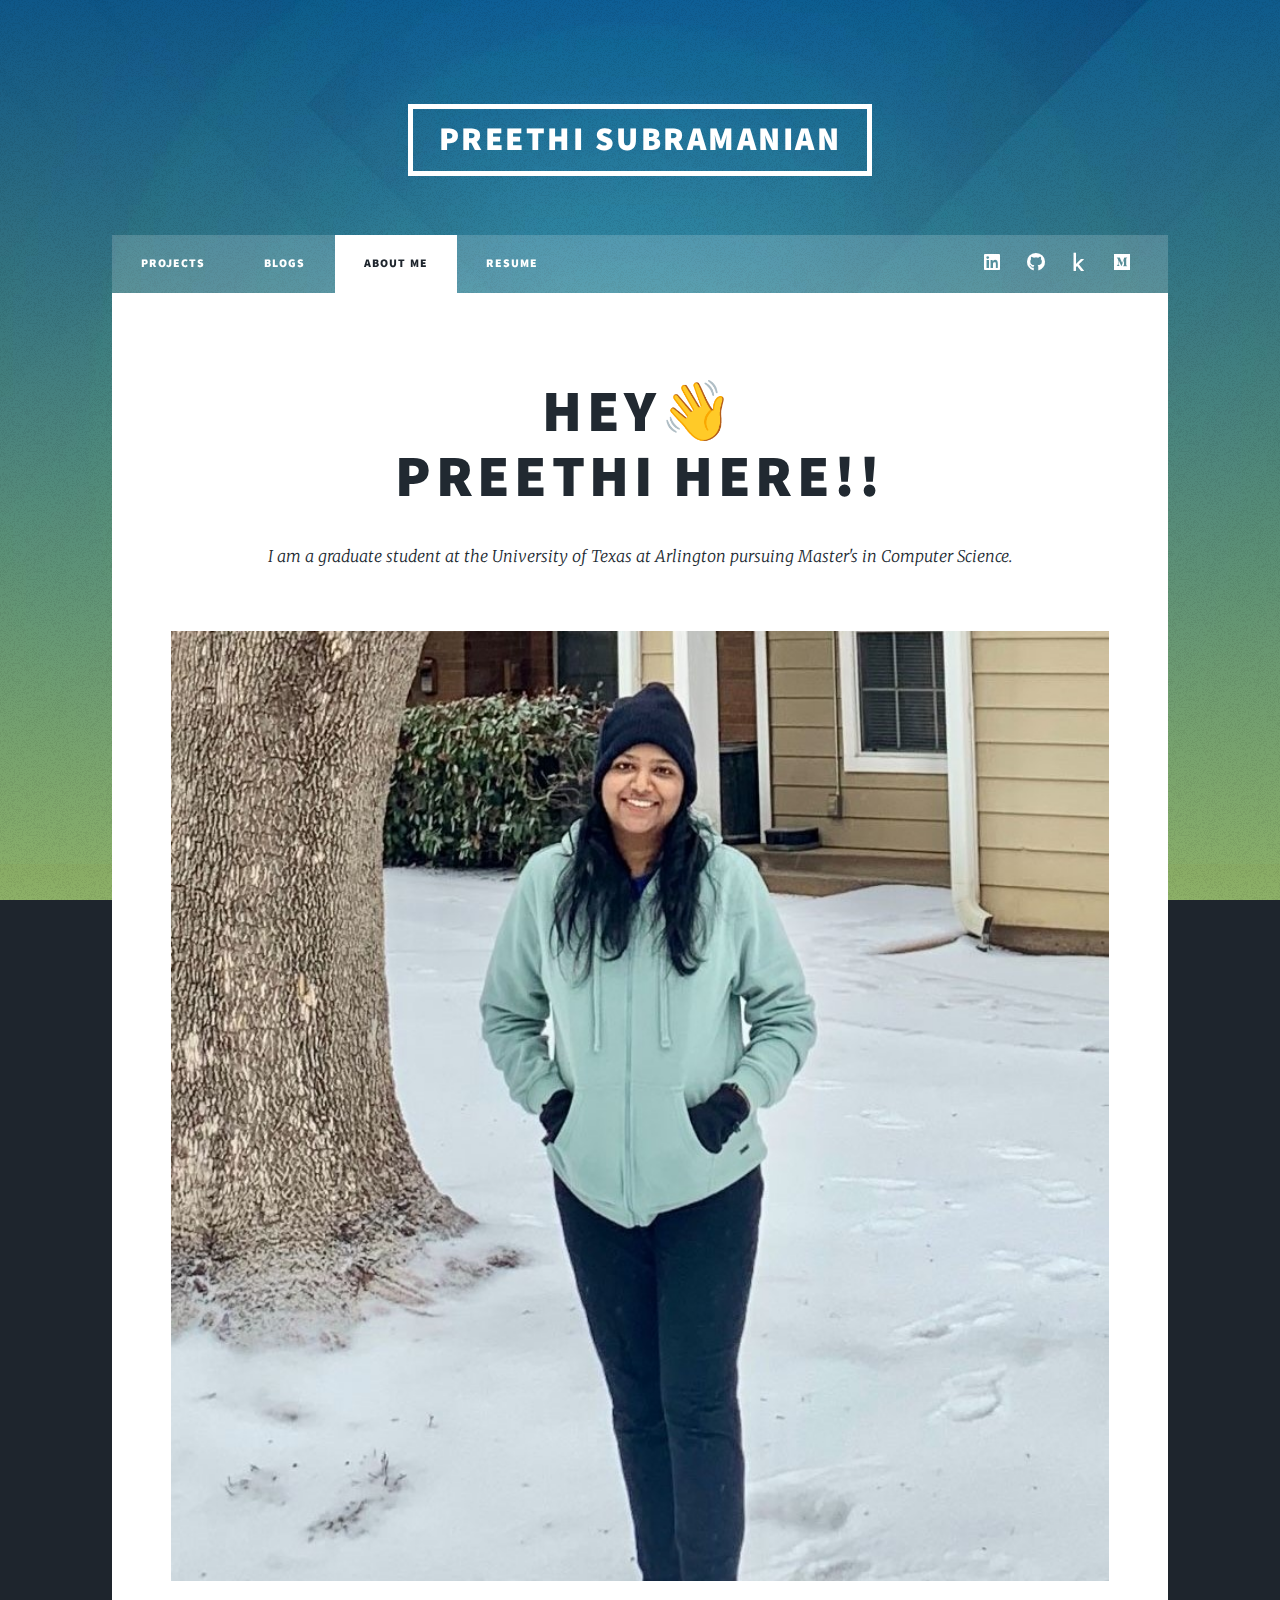
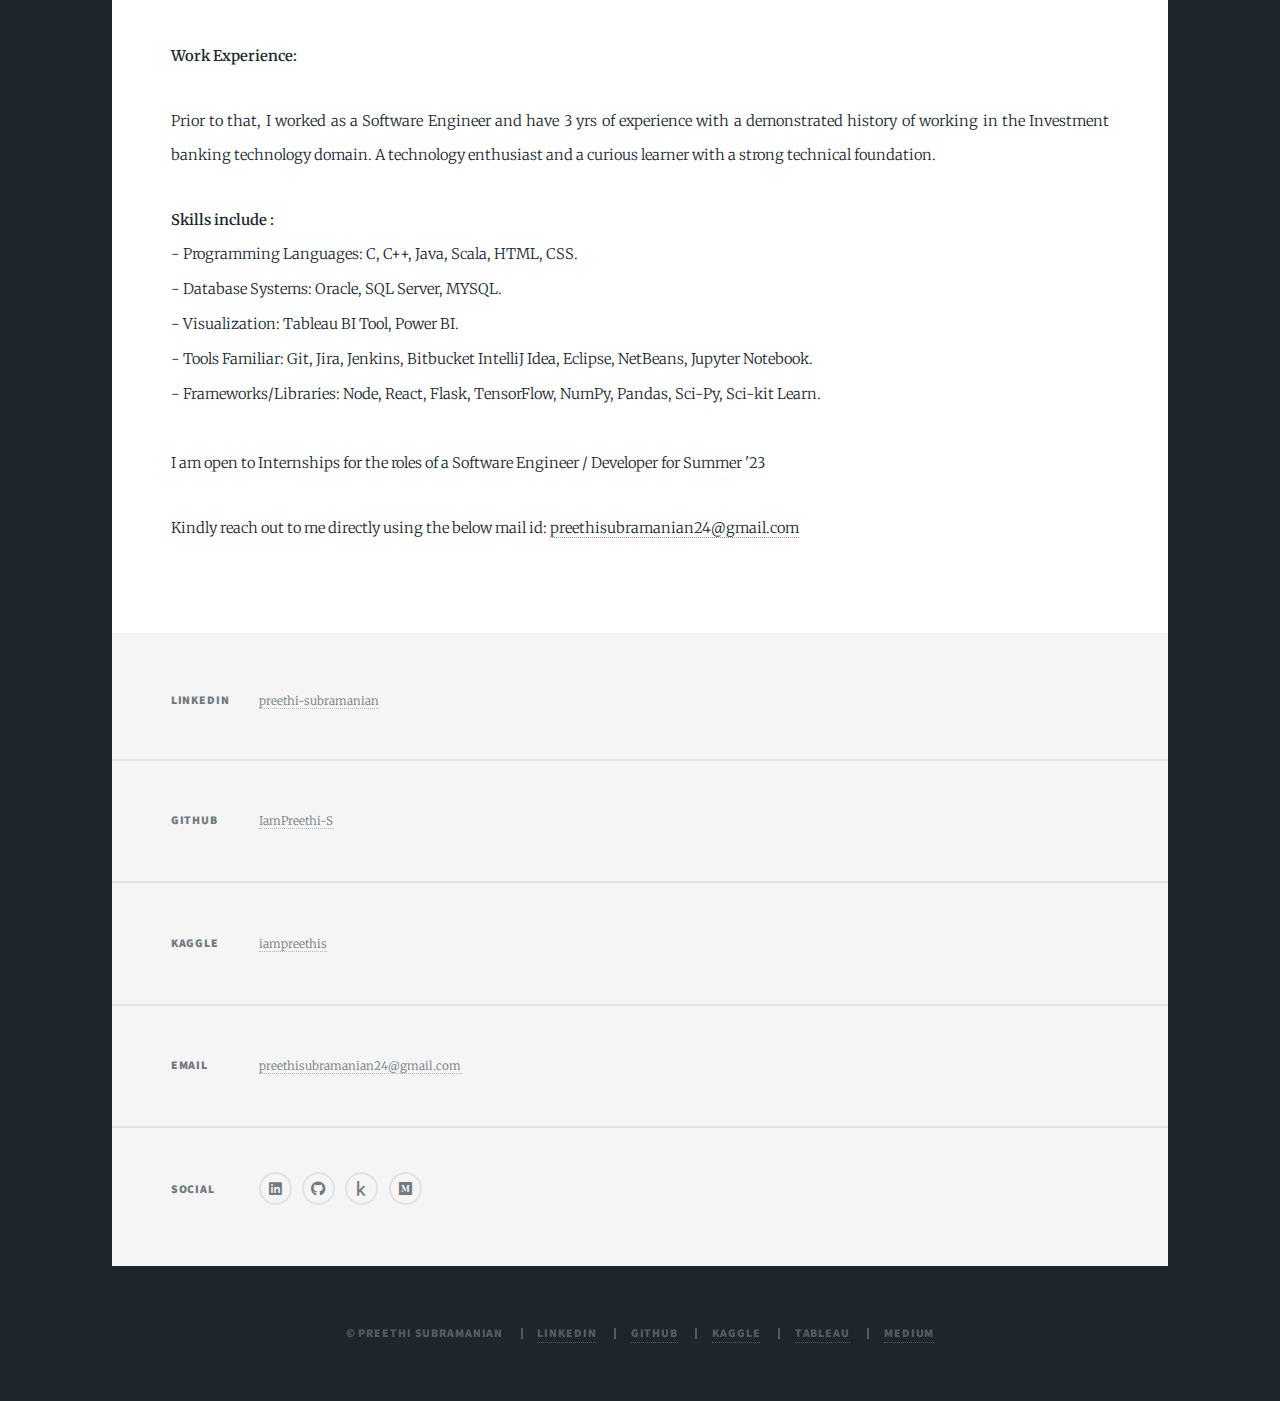
<file: generic.html>
<!DOCTYPE HTML>
<!--
	Massively by HTML5 UP
	html5up.net | @ajlkn
	Free for personal and commercial use under the CCA 3.0 license (html5up.net/license)
-->
<html>
	<head>
		<title>Preethi Subramanian - About Me</title>
		<meta charset="utf-8" />
		<meta name="viewport" content="width=device-width, initial-scale=1, user-scalable=no" />
		<link rel="stylesheet" href="assets/css/main.css" />
		<noscript><link rel="stylesheet" href="assets/css/noscript.css" /></noscript>
	</head>
	<body class="is-preload">

		<!-- Wrapper -->
			<div id="wrapper">

				<!-- Header -->
					<header id="header">
						<a href="index.html" class="logo">PREETHI SUBRAMANIAN</a>
					</header>

				<!-- Nav -->
					<nav id="nav">
						<ul class="links">
							<li><a href="index.html">Projects</a></li>
							<li><a href="blogs.html">Blogs</a></li>
							<li class="active"><a href="generic.html">About Me</a></li>
							<li><a href="https://bit.ly/3q74qv9" target="_blank">Resume</a></li>
						</ul>
						<ul class="icons">
							<li><a href="https://www.linkedin.com/in/preethi-subramanian-uta/" class="icon brands fa-linkedin"><span class="label">LinkedIn</span></a></li>
							<li><a href="https://github.com/IamPreethi-S" class="icon brands fa-github"><span class="label">Github</span></a></li>
							<li><a href="https://www.kaggle.com/iampreethis" class="icon brands fa-kaggle"><span class="label">Kaggle</span></a></li>
							<li><a href="https://medium.com/@preethi_subramanian" class="icon brands fa-medium"><span class="label">Medium</span></a></li>
						</ul>
					</nav>

				<!-- Main -->
					<div id="main">

						<!-- Post -->
							<section class="post">
								<header class="major">
									<h1>Hey&#128075 <br />
										Preethi  here!!</h1>
									<p> I am a graduate student at the University of Texas at Arlington pursuing Master's in Computer Science. </p>
								</header>
								<div class="image main"><img src="images/HinduYuva Profile.jpeg" alt=""  width="auto" 
									height="auto" /></div>
									<p><b>Work Experience:</b></p>
								<p>Prior to that, I worked as a Software Engineer and have 3 yrs of experience with a demonstrated history of working in the Investment banking technology domain. A technology enthusiast and a curious learner with a strong technical foundation.</p>
									<p> 
									<b>Skills include :</b><br />
									- Programming Languages: C, C++, Java, Scala, HTML, CSS. <br />
									- Database Systems: Oracle, SQL Server, MYSQL. <br />
									- Visualization: Tableau BI Tool, Power BI. <br />
									- Tools Familiar: Git, Jira, Jenkins, Bitbucket IntelliJ Idea, Eclipse, NetBeans, Jupyter Notebook. <br />
									- Frameworks/Libraries: Node, React, Flask, TensorFlow, NumPy, Pandas, Sci-Py, Sci-kit Learn. <br />  <br />
									
									I am open to Internships for the roles of a Software Engineer / Developer for Summer '23 </p>
									
									<p> Kindly reach out to me directly using the below mail id: <a href="mailto:preethisubramanian24@gmail.com">preethisubramanian24@gmail.com</a></p>
								
							</section>

					</div>

				<!-- Footer -->
				<footer id="footer">
						
					<section class="split contact">
						<section class="alt">
							<h3>LinkedIn</h3>
							<p><a href="https://www.linkedin.com/in/preethi-subramanian-uta/">preethi-subramanian</a></p>
						</section>
						<section>
							<h3>Github</h3>
							<p><a href="https://github.com/IamPreethi-S">IamPreethi-S</a></p>
						</section>
						<section>
							<h3>Kaggle</h3>
							<p><a href="https://www.kaggle.com/iampreethis">iampreethis</a></p>
						</section>
						<section>
							<h3>Email</h3>
							<p><a href="mailto:preethisubramanian24@gmail.com">preethisubramanian24@gmail.com</a></p>
						</section>
						<section>
							<h3>Social</h3>
							<ul class="icons alt">
								<li><a href="https://www.linkedin.com/in/preethi-subramanian-uta/" class="icon brands alt fa-linkedin"><span class="label">LinkedIn</span></a></li>
								<li><a href="https://github.com/IamPreethi-S" class="icon brands alt fa-github"><span class="label">GitHub</span></a></li>
								<li><a href="https://www.kaggle.com/iampreethis" class="icon brands alt fa-kaggle"><span class="label">Kaggle</span></a></li>
								<li><a href="https://medium.com/@preethi_subramanian" class="icon brands alt fa-medium"><span class="label">medium</span></a></li>
								<!-- <li><a href="https://public.tableau.com/app/profile/preethisubramanian" class="icon brands alt fa-tableau"><span class="label">Tableau</span></a></li> -->

							</ul>
						</section>
					</section>
				</footer>

			<!-- Copyright -->
				<div id="copyright">
					<ul><li>&copy; Preethi Subramanian</li>
						<li><a href="https://www.linkedin.com/in/preethi-subramanian-uta/">LinkedIn</a></li>
						<li><a href="https://github.com/IamPreethi-S">Github</a></li>
						<li><a href="https://www.kaggle.com/iampreethis">Kaggle</a></li>
						<li><a href="https://public.tableau.com/app/profile/preethisubramanian">Tableau</a></li>
						<li><a href="https://medium.com/@preethi_subramanian">Medium</a></li>
						
					</ul>
				</div>

		</div>

	<!-- Scripts -->
		<script src="assets/js/jquery.min.js"></script>
		<script src="assets/js/jquery.scrollex.min.js"></script>
		<script src="assets/js/jquery.scrolly.min.js"></script>
		<script src="assets/js/browser.min.js"></script>
		<script src="assets/js/breakpoints.min.js"></script>
		<script src="assets/js/util.js"></script>
		<script src="assets/js/main.js"></script>

</body>
</html>
</file>
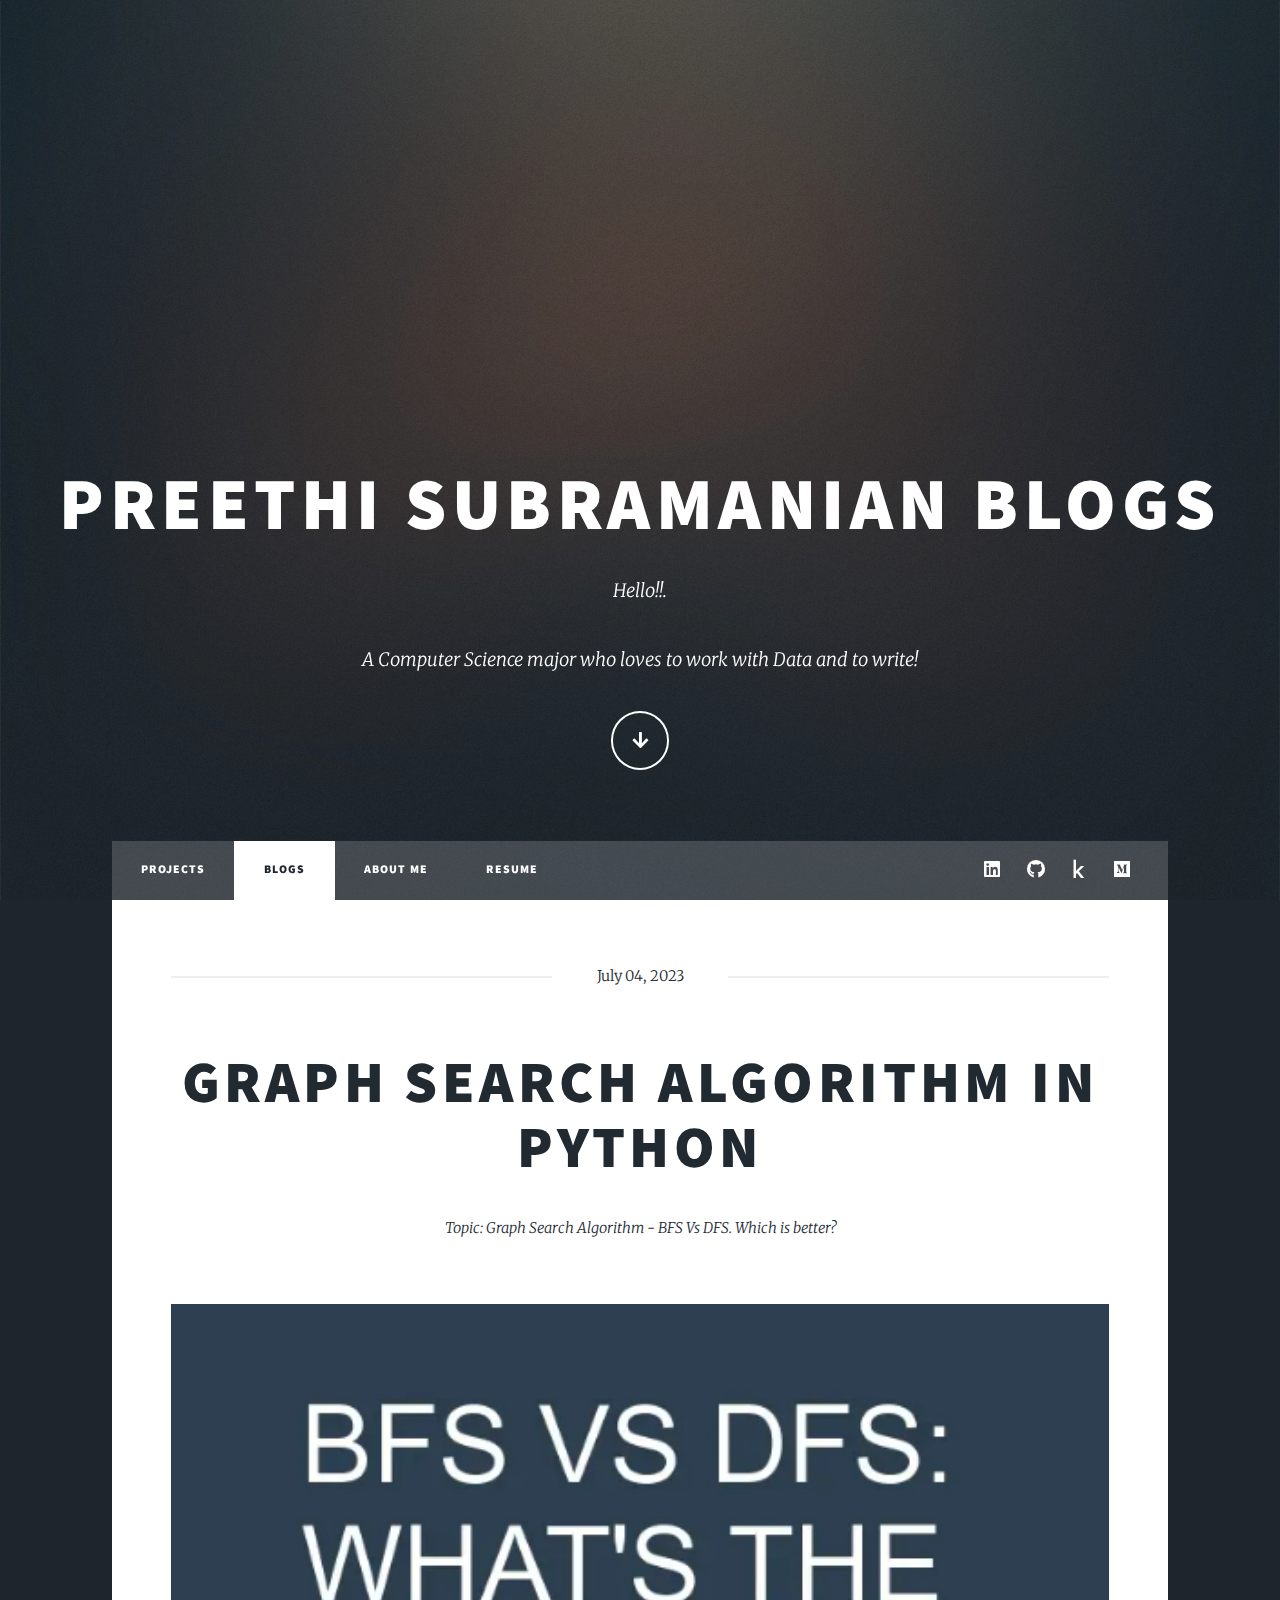
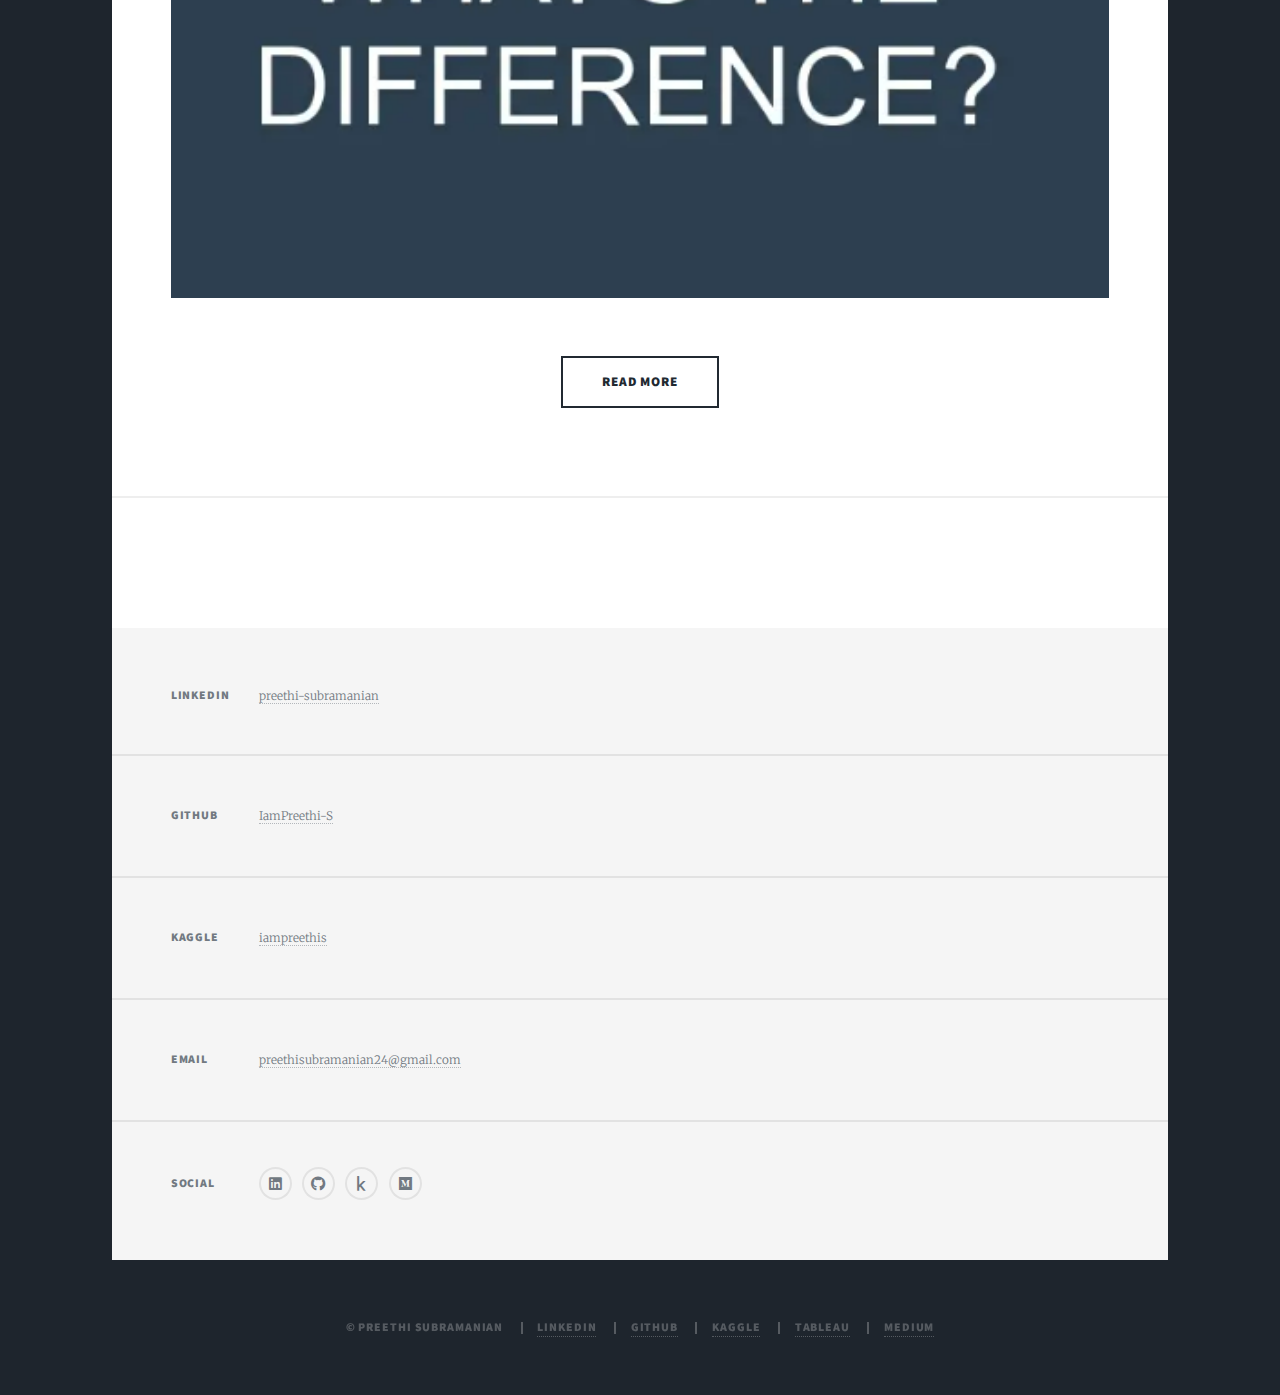
<file: html5up-massively/blogs.html>
<!DOCTYPE HTML>
<!--
	Massively by HTML5 UP
	html5up.net | @ajlkn
	Free for personal and commercial use under the CCA 3.0 license (html5up.net/license)
-->
<html>
	<head>
		<title>Preethi Subramanian Portfolio</title>
		<meta charset="utf-8" />
		<meta name="viewport" content="width=device-width, initial-scale=1, user-scalable=no" />
		<link rel="stylesheet" href="assets/css/main.css" />
		<noscript><link rel="stylesheet" href="assets/css/noscript.css" /></noscript>
	</head>
	<body class="is-preload">

		<!-- Wrapper -->
			<div id="wrapper" class="fade-in">

				<!-- Intro -->
					<div id="intro">
						<h1>Preethi Subramanian Blogs</h1>
						<p>Hello!!.</p>
						<p>  A Computer Science major who loves to work with Data and to write!</p>
						<ul class="actions">
							<li><a href="#header" class="button icon solid solo fa-arrow-down scrolly">Continue</a></li>
						</ul>
					</div>

				<!-- Header -->
					<header id="header">
						<a href="index.html" class="logo">Blogs</a>
					</header>

				<!-- Nav -->
					<nav id="nav">
						<ul class="links">
							<li><a href="index.html">Projects</a></li>
							<li class="active"><a href="blogs.html">Blogs</a></li>
							<li><a href="generic.html">About Me</a></li>
							<li><a href="https://bit.ly/3jB6Q1P" target="_blank">Resume</a></li>
						</ul>
						<ul class="icons">
							<li><a href="https://www.linkedin.com/in/preethi-subramanian-uta/" class="icon brands fa-linkedin"><span class="label">LinkedIn</span></a></li>
							<li><a href="https://github.com/IamPreethi-S" class="icon brands fa-github"><span class="label">Github</span></a></li>
							<li><a href="https://www.kaggle.com/iampreethis" class="icon brands fa-kaggle"><span class="label">Kaggle</span></a></li>
							<li><a href="https://medium.com/@preethi_subramanian" class="icon brands fa-medium"><span class="label">Medium</span></a></li>
						</ul>
					</nav>

				<!-- Main -->
					<div id="main">

						<!-- Featured Post -->
							<article class="post featured">
								<header class="major">
									<span class="date">July 04, 2023</span>
									<h2><a href="https://medium.com/@preethisubramanian24/graph-search-algorithm-implementation-in-python-93e29533b133">Graph Search Algorithm in Python</a></h2>
									<p>Topic: Graph Search Algorithm - BFS Vs DFS. Which is better?</p>
								</header>
								<a href="https://medium.com/@preethisubramanian24/graph-search-algorithm-implementation-in-python-93e29533b133" class="image main"><img src="images/bfs.png" alt="" /></a>
								<ul class="actions special">
									<li><a href="https://medium.com/@preethisubramanian24/graph-search-algorithm-implementation-in-python-93e29533b133" class="button large">Read More</a></li>
								</ul>
							</article>

						<!-- Posts -->
							<!--  
								<section class="posts">
								<article>
									<header>
										<span class="date">Dec 05, 2022</span>
										<h2><a href="#"> Graph Search Algorithm in Python</a></h2>
									</header>
									<a href="#" class="image fit"><img src="images/bfs.png" alt="" /></a>
									<p>Topic: Graph Search Algorithm - BFS Vs DFS. Which is better?</p>
									<ul class="actions special">
										<li><a href="https://medium.com/@preethisubramanian24/graph-search-algorithm-implementation-in-python-93e29533b133" class="button">Read More</a></li>
									</ul>
								</article>
								<article>
									<header>
										<span class="date">June 18, 2023</span>
										<h2><a href="#">Netflix Dashboard
										</a></h2>
									</header>
									<a href="#" class="image fit"><img src="images/Netflix.png" alt="" /></a>
									<p>Topic: Wanna know insights of Netflix in Tableau? </p>
									<ul class="actions special">
										<li><a href="https://public.tableau.com/app/profile/preethisubramanian/viz/NetflixDashboard_16871265402070/NetflixDashboard" class="button">Read More</a></li>
									</ul>
								</article>
								<article>
									<header>
										<span class="date">April 18, 2017</span>
										<h2><a href="#">Ante mattis<br />
										interdum dolor</a></h2>
									</header>
									<a href="#" class="image fit"><img src="images/pic04.jpg" alt="" /></a>
									<p>Donec eget ex magna. Interdum et malesuada fames ac ante ipsum primis in faucibus. Pellentesque venenatis dolor imperdiet dolor mattis sagittis magna etiam.</p>
									<ul class="actions special">
										<li><a href="#" class="button">Read More</a></li>
									</ul>
								</article>
								<article>
									<header>
										<span class="date">April 14, 2017</span>
										<h2><a href="#">Tempus sed<br />
										nulla imperdiet</a></h2>
									</header>
									<a href="#" class="image fit"><img src="images/pic05.jpg" alt="" /></a>
									<p>Donec eget ex magna. Interdum et malesuada fames ac ante ipsum primis in faucibus. Pellentesque venenatis dolor imperdiet dolor mattis sagittis magna etiam.</p>
									<ul class="actions special">
										<li><a href="#" class="button">Full Story</a></li>
									</ul>
								</article>
								<article>
									<header>
										<span class="date">April 11, 2017</span>
										<h2><a href="#">Odio magna<br />
										sed consectetur</a></h2>
									</header>
									<a href="#" class="image fit"><img src="images/pic06.jpg" alt="" /></a>
									<p>Donec eget ex magna. Interdum et malesuada fames ac ante ipsum primis in faucibus. Pellentesque venenatis dolor imperdiet dolor mattis sagittis magna etiam.</p>
									<ul class="actions special">
										<li><a href="#" class="button">Full Story</a></li>
									</ul>
								</article>
								<article>
									<header>
										<span class="date">April 7, 2017</span>
										<h2><a href="#">Augue lorem<br />
										primis vestibulum</a></h2>
									</header>
									<a href="#" class="image fit"><img src="images/pic07.jpg" alt="" /></a>
									<p>Donec eget ex magna. Interdum et malesuada fames ac ante ipsum primis in faucibus. Pellentesque venenatis dolor imperdiet dolor mattis sagittis magna etiam.</p>
									<ul class="actions special">
										<li><a href="#" class="button">Full Story</a></li>
									</ul>
								</article>
							</section>
						-->

						<!-- Footer -->
							<footer>
								<div class="pagination">
									<!--<a href="#" class="previous">Prev</a>-->
									<!--<a href="#" class="page active">1</a>
									<a href="#" class="page">2</a>
									<a href="#" class="page">3</a>
									<span class="extra">&hellip;</span>
									<a href="#" class="page">8</a>
									<a href="#" class="page">9</a>
									<a href="#" class="page">10</a>
									<a href="#" class="next">Next</a>-->
								</div>
							</footer>

					</div>

				<!-- Footer -->
					<footer id="footer">
						
						<section class="split contact">
							<section class="alt">
								<h3>LinkedIn</h3>
								<p><a href="https://www.linkedin.com/in/preethi-subramanian-uta/">preethi-subramanian</a></p>
							</section>
							<section>
								<h3>Github</h3>
								<p><a href="https://github.com/IamPreethi-S">IamPreethi-S</a></p>
							</section>
							<section>
								<h3>Kaggle</h3>
								<p><a href="https://www.kaggle.com/iampreethis">iampreethis</a></p>
							</section>
							<section>
								<h3>Email</h3>
								<p><a href="mailto:preethisubramanian24@gmail.com">preethisubramanian24@gmail.com</a></p>
							</section>
							<section>
								<h3>Social</h3>
								<ul class="icons alt">
									<li><a href="https://www.linkedin.com/in/preethi-subramanian-uta/" class="icon brands alt fa-linkedin"><span class="label">LinkedIn</span></a></li>
									<li><a href="https://github.com/IamPreethi-S" class="icon brands alt fa-github"><span class="label">GitHub</span></a></li>
									<li><a href="https://www.kaggle.com/iampreethis" class="icon brands alt fa-kaggle"><span class="label">Kaggle</span></a></li>
									<li><a href="https://medium.com/@preethi_subramanian" class="icon brands alt fa-medium"><span class="label">medium</span></a></li>

								</ul>
							</section>
						</section>
					</footer>

				<!-- Copyright -->
					<div id="copyright">
						<ul><li>&copy; Preethi Subramanian</li>
							<li><a href="https://www.linkedin.com/in/preethi-subramanian-uta/">LinkedIn</a></li>
							<li><a href="https://github.com/IamPreethi-S">Github</a></li>
							<li><a href="https://www.kaggle.com/iampreethis">Kaggle</a></li>
							<li><a href="https://public.tableau.com/app/profile/preethisubramanian">Tableau</a></li>
							<li><a href="https://medium.com/@preethi_subramanian">Medium</a></li>
							
						</ul>
					</div>

			</div>

		<!-- Scripts -->
			<script src="assets/js/jquery.min.js"></script>
			<script src="assets/js/jquery.scrollex.min.js"></script>
			<script src="assets/js/jquery.scrolly.min.js"></script>
			<script src="assets/js/browser.min.js"></script>
			<script src="assets/js/breakpoints.min.js"></script>
			<script src="assets/js/util.js"></script>
			<script src="assets/js/main.js"></script>

	</body>
</html>
</file>
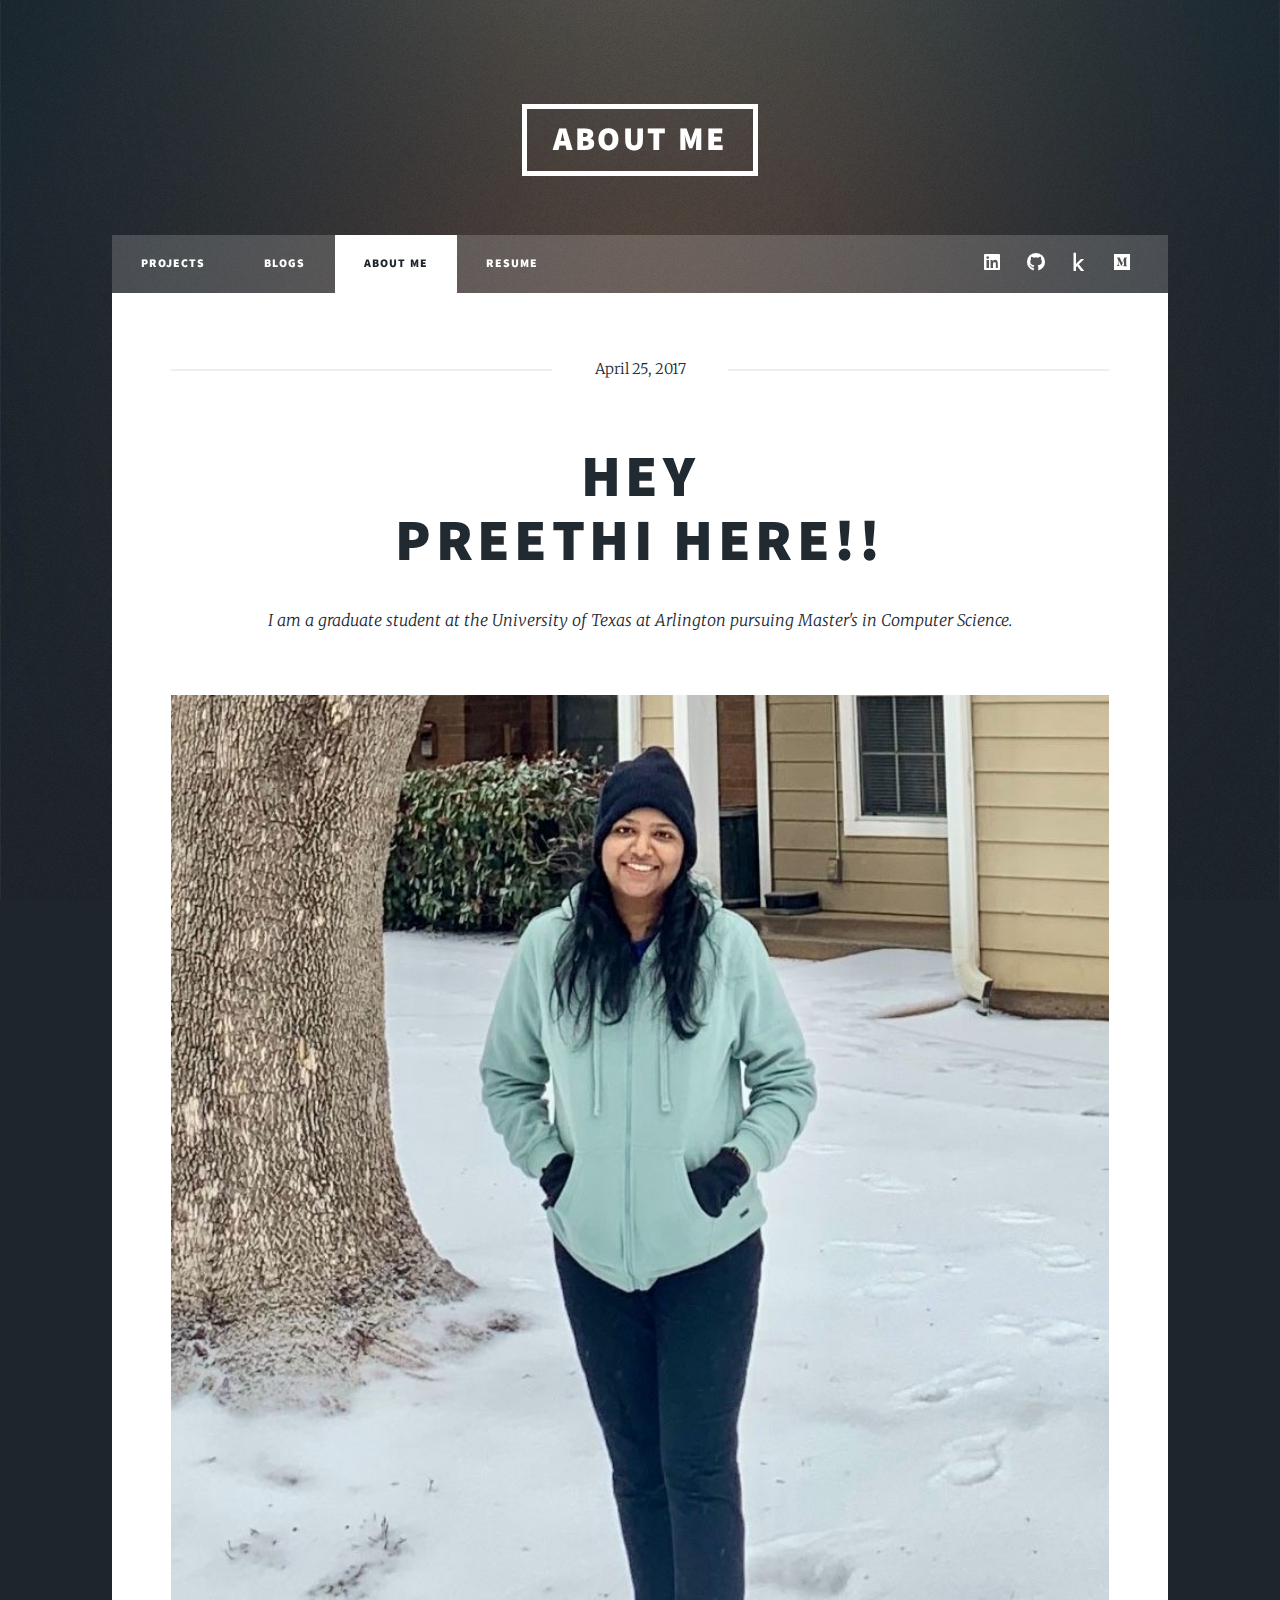
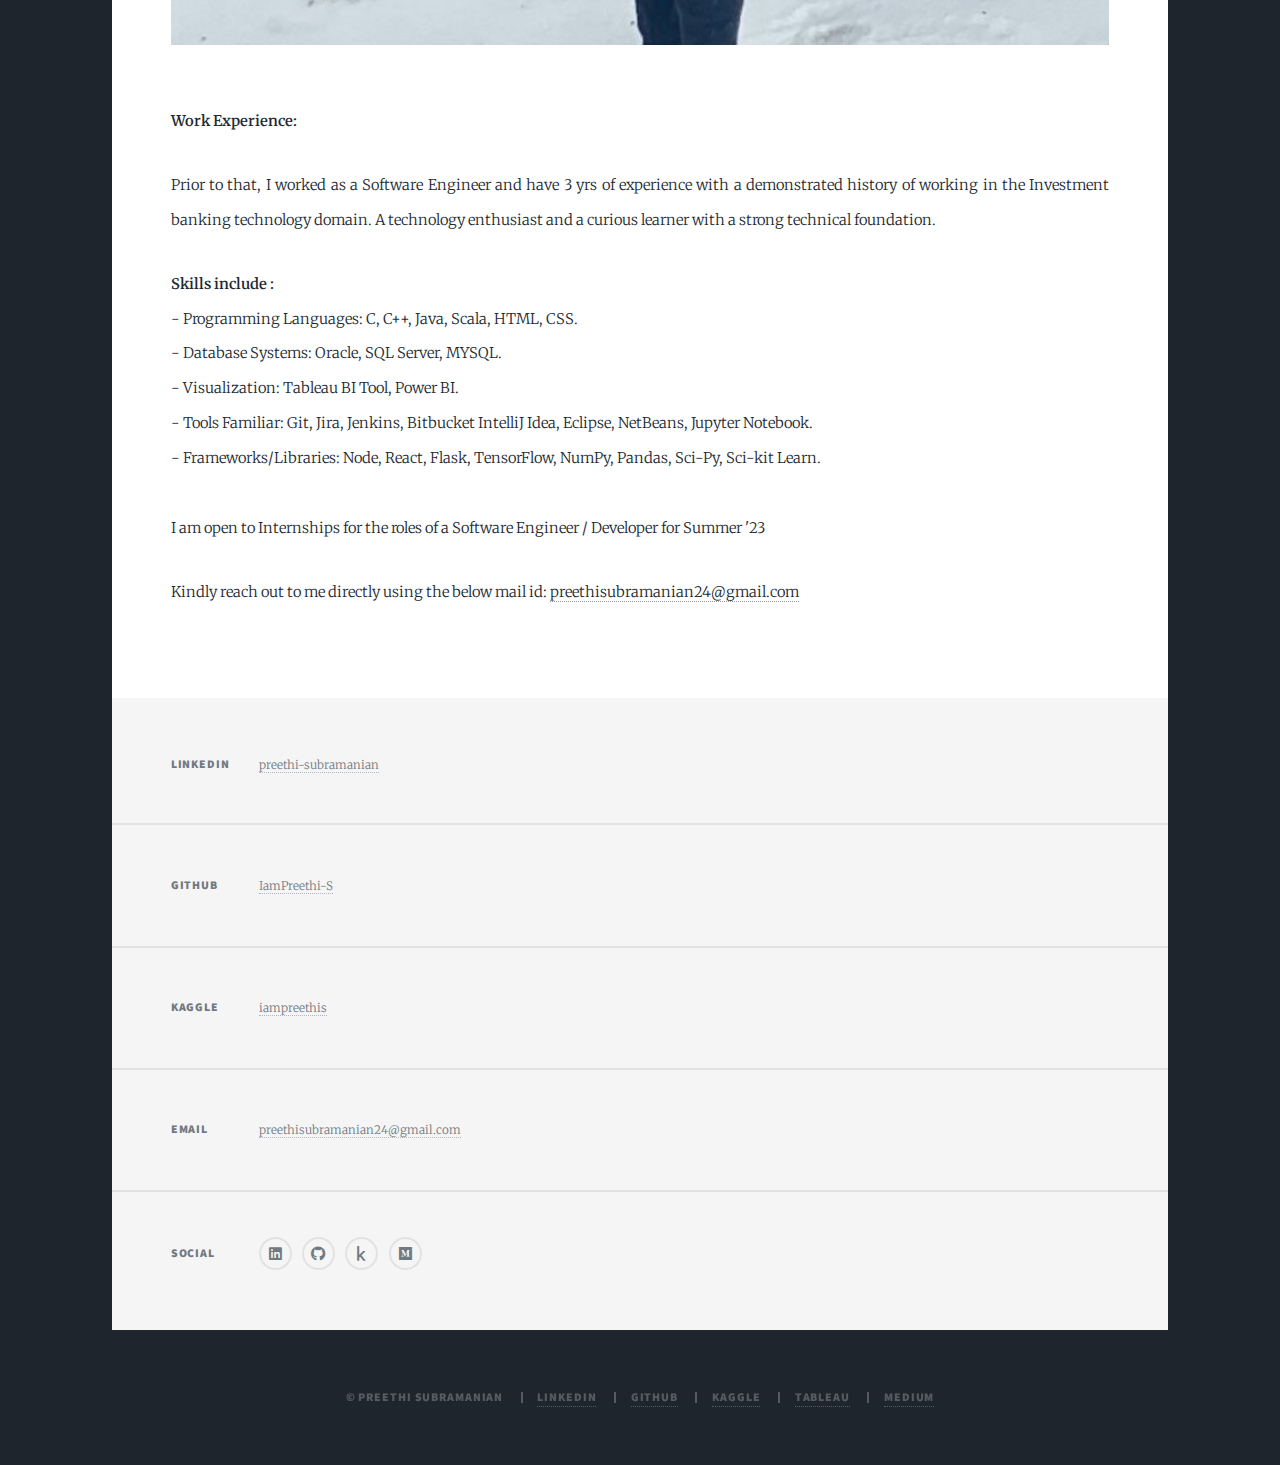
<file: html5up-massively/generic.html>
<!DOCTYPE HTML>
<!--
	Massively by HTML5 UP
	html5up.net | @ajlkn
	Free for personal and commercial use under the CCA 3.0 license (html5up.net/license)
-->
<html>
	<head>
		<title>Preethi Subramanian - About Me</title>
		<meta charset="utf-8" />
		<meta name="viewport" content="width=device-width, initial-scale=1, user-scalable=no" />
		<link rel="stylesheet" href="assets/css/main.css" />
		<noscript><link rel="stylesheet" href="assets/css/noscript.css" /></noscript>
	</head>
	<body class="is-preload">

		<!-- Wrapper -->
			<div id="wrapper">

				<!-- Header -->
					<header id="header">
						<a href="index.html" class="logo">About Me</a>
					</header>

				<!-- Nav -->
					<nav id="nav">
						<ul class="links">
							<li><a href="index.html">Projects</a></li>
							<li><a href="blogs.html">Blogs</a></li>
							<li class="active"><a href="generic.html">About Me</a></li>
							<li><a href="https://bit.ly/3jB6Q1P" target="_blank">Resume</a></li>
						</ul>
						<ul class="icons">
							<li><a href="https://www.linkedin.com/in/preethi-subramanian-uta/" class="icon brands fa-linkedin"><span class="label">LinkedIn</span></a></li>
							<li><a href="https://github.com/IamPreethi-S" class="icon brands fa-github"><span class="label">Github</span></a></li>
							<li><a href="https://www.kaggle.com/iampreethis" class="icon brands fa-kaggle"><span class="label">Kaggle</span></a></li>
							<li><a href="https://medium.com/@preethi_subramanian" class="icon brands fa-medium"><span class="label">Medium</span></a></li>
						</ul>
					</nav>

				<!-- Main -->
					<div id="main">

						<!-- Post -->
							<section class="post">
								<header class="major">
									<span class="date">April 25, 2017</span>
									<h1>Hey <br />
										Preethi  here!!</h1>
									<p> I am a graduate student at the University of Texas at Arlington pursuing Master's in Computer Science. </p>
								</header>
								<div class="image main"><img src="images/HinduYuva Profile.jpeg" alt=""  width="auto" 
									height="auto" /></div>
									<p><b>Work Experience:</b></p>
								<p>Prior to that, I worked as a Software Engineer and have 3 yrs of experience with a demonstrated history of working in the Investment banking technology domain. A technology enthusiast and a curious learner with a strong technical foundation.</p>
									<p> 
									<b>Skills include :</b><br />
									- Programming Languages: C, C++, Java, Scala, HTML, CSS. <br />
									- Database Systems: Oracle, SQL Server, MYSQL. <br />
									- Visualization: Tableau BI Tool, Power BI. <br />
									- Tools Familiar: Git, Jira, Jenkins, Bitbucket IntelliJ Idea, Eclipse, NetBeans, Jupyter Notebook. <br />
									- Frameworks/Libraries: Node, React, Flask, TensorFlow, NumPy, Pandas, Sci-Py, Sci-kit Learn. <br />  <br />
									
									I am open to Internships for the roles of a Software Engineer / Developer for Summer '23 </p>
									
									<p> Kindly reach out to me directly using the below mail id: <a href="mailto:preethisubramanian24@gmail.com">preethisubramanian24@gmail.com</a></p>
								
							</section>

					</div>

				<!-- Footer -->
				<footer id="footer">
						
					<section class="split contact">
						<section class="alt">
							<h3>LinkedIn</h3>
							<p><a href="https://www.linkedin.com/in/preethi-subramanian-uta/">preethi-subramanian</a></p>
						</section>
						<section>
							<h3>Github</h3>
							<p><a href="https://github.com/IamPreethi-S">IamPreethi-S</a></p>
						</section>
						<section>
							<h3>Kaggle</h3>
							<p><a href="https://www.kaggle.com/iampreethis">iampreethis</a></p>
						</section>
						<section>
							<h3>Email</h3>
							<p><a href="mailto:preethisubramanian24@gmail.com">preethisubramanian24@gmail.com</a></p>
						</section>
						<section>
							<h3>Social</h3>
							<ul class="icons alt">
								<li><a href="https://www.linkedin.com/in/preethi-subramanian-uta/" class="icon brands alt fa-linkedin"><span class="label">LinkedIn</span></a></li>
								<li><a href="https://github.com/IamPreethi-S" class="icon brands alt fa-github"><span class="label">GitHub</span></a></li>
								<li><a href="https://www.kaggle.com/iampreethis" class="icon brands alt fa-kaggle"><span class="label">Kaggle</span></a></li>
								<li><a href="https://medium.com/@preethi_subramanian" class="icon brands alt fa-medium"><span class="label">medium</span></a></li>

							</ul>
						</section>
					</section>
				</footer>

			<!-- Copyright -->
				<div id="copyright">
					<ul><li>&copy; Preethi Subramanian</li>
						<li><a href="https://www.linkedin.com/in/preethi-subramanian-uta/">LinkedIn</a></li>
						<li><a href="https://github.com/IamPreethi-S">Github</a></li>
						<li><a href="https://www.kaggle.com/iampreethis">Kaggle</a></li>
						<li><a href="https://public.tableau.com/app/profile/preethisubramanian">Tableau</a></li>
						<li><a href="https://medium.com/@preethi_subramanian">Medium</a></li>
						
					</ul>
				</div>

		</div>

	<!-- Scripts -->
		<script src="assets/js/jquery.min.js"></script>
		<script src="assets/js/jquery.scrollex.min.js"></script>
		<script src="assets/js/jquery.scrolly.min.js"></script>
		<script src="assets/js/browser.min.js"></script>
		<script src="assets/js/breakpoints.min.js"></script>
		<script src="assets/js/util.js"></script>
		<script src="assets/js/main.js"></script>

</body>
</html>
</file>
<file: assets/css/main.css>
@import url(fontawesome-all.min.css);
@import url("https://fonts.googleapis.com/css?family=Merriweather:300,700,300italic,700italic|Source+Sans+Pro:900");

/*
	Massively by HTML5 UP
	html5up.net | @ajlkn
	Free for personal and commercial use under the CCA 3.0 license (html5up.net/license)
*/

html, body, div, span, applet, object,
iframe, h1, h2, h3, h4, h5, h6, p, blockquote,
pre, a, abbr, acronym, address, big, cite,
code, del, dfn, em, img, ins, kbd, q, s, samp,
small, strike, strong, sub, sup, tt, var, b,
u, i, center, dl, dt, dd, ol, ul, li, fieldset,
form, label, legend, table, caption, tbody,
tfoot, thead, tr, th, td, article, aside,
canvas, details, embed, figure, figcaption,
footer, header, hgroup, menu, nav, output, ruby,
section, summary, time, mark, audio, video {
	margin: 0;
	padding: 0;
	border: 0;
	font-size: 100%;
	font: inherit;
	vertical-align: baseline;}

article, aside, details, figcaption, figure,
footer, header, hgroup, menu, nav, section {
	display: block;}

body {
	line-height: 1;
}

ol, ul {
	list-style: none;
}

blockquote, q {
	quotes: none;
}

	blockquote:before, blockquote:after, q:before, q:after {
		content: '';
		content: none;
	}

table {
	border-collapse: collapse;
	border-spacing: 0;
}

body {
	-webkit-text-size-adjust: none;
}

mark {
	background-color: transparent;
	color: inherit;
}

input::-moz-focus-inner {
	border: 0;
	padding: 0;
}

input, select, textarea {
	-moz-appearance: none;
	-webkit-appearance: none;
	-ms-appearance: none;
	appearance: none;
}

/* Basic */

	@-ms-viewport {
		width: device-width;
	}

	body {
		-ms-overflow-style: scrollbar;
	}

	@media screen and (max-width: 480px) {

		html, body {
			min-width: 320px;
		}

	}

	html {
		box-sizing: border-box;
	}

	*, *:before, *:after {
		box-sizing: inherit;
	}

	body {
		background-color: #1e252d;
	}

		body.is-preload *, body.is-preload *:before, body.is-preload *:after {
			-moz-animation: none !important;
			-webkit-animation: none !important;
			-ms-animation: none !important;
			animation: none !important;
			-moz-transition: none !important;
			-webkit-transition: none !important;
			-ms-transition: none !important;
			transition: none !important;
		}

/* Type */

	html {
		font-size: 16pt;
	}

		@media screen and (max-width: 1680px) {

			html {
				font-size: 12pt;
			}

		}

		@media screen and (max-width: 1280px) {

			html {
				font-size: 11pt;
			}

		}

		@media screen and (max-width: 360px) {

			html {
				font-size: 10pt;
			}

		}

	body {
		color: #212931;
	}

	body, input, select, textarea {
		font-family: "Merriweather", Georgia, serif;
		font-weight: 300;
		font-size: 1rem;
		line-height: 2.375;
	}

	a {
		-moz-transition: color 0.2s ease-in-out, background-color 0.2s ease-in-out, border-color 0.2s ease-in-out, box-shadow 0.2s ease-in-out;
		-webkit-transition: color 0.2s ease-in-out, background-color 0.2s ease-in-out, border-color 0.2s ease-in-out, box-shadow 0.2s ease-in-out;
		-ms-transition: color 0.2s ease-in-out, background-color 0.2s ease-in-out, border-color 0.2s ease-in-out, box-shadow 0.2s ease-in-out;
		transition: color 0.2s ease-in-out, background-color 0.2s ease-in-out, border-color 0.2s ease-in-out, box-shadow 0.2s ease-in-out;
		border-bottom: dotted 1px;
		text-decoration: none;
	}

		a:hover {
			border-bottom-color: transparent;
		}

	strong, b {
		font-weight: 600;
	}

	em, i {
		font-style: italic;
	}

	p {
		text-align: justify;
		margin: 0 0 2rem 0;
	}

	h1, h2, h3, h4, h5, h6 {
		font-family: "Source Sans Pro", Helvetica, sans-serif;
		font-weight: 900;
		line-height: 1.5;
		letter-spacing: 0.075em;
		text-transform: uppercase;
		margin: 0 0 1rem 0;
	}

		h1 a, h2 a, h3 a, h4 a, h5 a, h6 a {
			border-bottom: 0;
			color: inherit;
			text-decoration: none;
		}

	h1 {
		font-size: 4rem;
		line-height: 1.1;
		margin: 0 0 2rem 0;
	}

	h2 {
		font-size: 1.75rem;
		line-height: 1.3;
		margin: 0 0 1.5rem 0;
	}

	h3 {
		font-size: 1.25rem;
		margin: 0 0 1.5rem 0;
	}

	h4 {
		font-size: 1rem;
	}

	h5 {
		font-size: 0.9rem;
	}

	h6 {
		font-size: 0.8rem;
	}

	sub {
		font-size: 0.8rem;
		position: relative;
		top: 0.5rem;
	}

	sup {
		font-size: 0.8rem;
		position: relative;
		top: -0.5rem;
	}

	blockquote {
		border-left: solid 4px;
		font-style: italic;
		margin: 0 0 2rem 0;
		padding: 0.5rem 0 0.5rem 2rem;
	}

	code {
		border: solid 2px;
		font-family: "Courier New", monospace;
		font-size: 0.9rem;
		margin: 0 0.25rem;
		padding: 0.25rem 0.65rem;
	}

	pre {
		-webkit-overflow-scrolling: touch;
		font-family: "Courier New", monospace;
		font-size: 0.9rem;
		margin: 0 0 2rem 0;
	}

		pre code {
			display: block;
			line-height: 1.75;
			padding: 1rem 1.5rem;
			overflow-x: auto;
		}

	hr {
		border: 0;
		border-bottom: solid 2px;
		margin: 3rem 0;
	}

		hr.major {
			margin: 5rem 0;
		}

	.align-left {
		text-align: left;
	}

	.align-center {
		text-align: center;
	}

	.align-right {
		text-align: right;
	}

	input, select, textarea {
		color: #212931;
	}

	a {
		color: #212931;
		border-bottom-color: rgba(33, 41, 49, 0.5);
	}

		a:hover {
			border-bottom-color: transparent;
			color: #18bfef !important;
		}

	strong, b {
		color: #212931;
	}

	h1, h2, h3, h4, h5, h6 {
		color: #212931;
	}

	blockquote {
		border-left-color: #eeeeee;
	}

	code {
		background: rgba(220, 220, 220, 0.25);
		border-color: #eeeeee;
	}

	hr {
		border-bottom-color: #eeeeee;
	}

/* Row */

	.row {
		display: flex;
		flex-wrap: wrap;
		box-sizing: border-box;
		align-items: stretch;
	}

		.row > * {
			box-sizing: border-box;
		}

		.row.gtr-uniform > * > :last-child {
			margin-bottom: 0;
		}

		.row.aln-left {
			justify-content: flex-start;
		}

		.row.aln-center {
			justify-content: center;
		}

		.row.aln-right {
			justify-content: flex-end;
		}

		.row.aln-top {
			align-items: flex-start;
		}

		.row.aln-middle {
			align-items: center;
		}

		.row.aln-bottom {
			align-items: flex-end;
		}

		.row > .imp {
			order: -1;
		}

		.row > .col-1 {
			width: 8.33333%;
		}

		.row > .off-1 {
			margin-left: 8.33333%;
		}

		.row > .col-2 {
			width: 16.66667%;
		}

		.row > .off-2 {
			margin-left: 16.66667%;
		}

		.row > .col-3 {
			width: 25%;
		}

		.row > .off-3 {
			margin-left: 25%;
		}

		.row > .col-4 {
			width: 33.33333%;
		}

		.row > .off-4 {
			margin-left: 33.33333%;
		}

		.row > .col-5 {
			width: 41.66667%;
		}

		.row > .off-5 {
			margin-left: 41.66667%;
		}

		.row > .col-6 {
			width: 50%;
		}

		.row > .off-6 {
			margin-left: 50%;
		}

		.row > .col-7 {
			width: 58.33333%;
		}

		.row > .off-7 {
			margin-left: 58.33333%;
		}

		.row > .col-8 {
			width: 66.66667%;
		}

		.row > .off-8 {
			margin-left: 66.66667%;
		}

		.row > .col-9 {
			width: 75%;
		}

		.row > .off-9 {
			margin-left: 75%;
		}

		.row > .col-10 {
			width: 83.33333%;
		}

		.row > .off-10 {
			margin-left: 83.33333%;
		}

		.row > .col-11 {
			width: 91.66667%;
		}

		.row > .off-11 {
			margin-left: 91.66667%;
		}

		.row > .col-12 {
			width: 100%;
		}

		.row > .off-12 {
			margin-left: 100%;
		}

		.row.gtr-0 {
			margin-top: 0;
			margin-left: 0rem;
		}

			.row.gtr-0 > * {
				padding: 0 0 0 0rem;
			}

			.row.gtr-0.gtr-uniform {
				margin-top: 0rem;
			}

				.row.gtr-0.gtr-uniform > * {
					padding-top: 0rem;
				}

		.row.gtr-25 {
			margin-top: 0;
			margin-left: -0.375rem;
		}

			.row.gtr-25 > * {
				padding: 0 0 0 0.375rem;
			}

			.row.gtr-25.gtr-uniform {
				margin-top: -0.375rem;
			}

				.row.gtr-25.gtr-uniform > * {
					padding-top: 0.375rem;
				}

		.row.gtr-50 {
			margin-top: 0;
			margin-left: -0.75rem;
		}

			.row.gtr-50 > * {
				padding: 0 0 0 0.75rem;
			}

			.row.gtr-50.gtr-uniform {
				margin-top: -0.75rem;
			}

				.row.gtr-50.gtr-uniform > * {
					padding-top: 0.75rem;
				}

		.row {
			margin-top: 0;
			margin-left: -1.5rem;
		}

			.row > * {
				padding: 0 0 0 1.5rem;
			}

			.row.gtr-uniform {
				margin-top: -1.5rem;
			}

				.row.gtr-uniform > * {
					padding-top: 1.5rem;
				}

		.row.gtr-150 {
			margin-top: 0;
			margin-left: -2.25rem;
		}

			.row.gtr-150 > * {
				padding: 0 0 0 2.25rem;
			}

			.row.gtr-150.gtr-uniform {
				margin-top: -2.25rem;
			}

				.row.gtr-150.gtr-uniform > * {
					padding-top: 2.25rem;
				}

		.row.gtr-200 {
			margin-top: 0;
			margin-left: -3rem;
		}

			.row.gtr-200 > * {
				padding: 0 0 0 3rem;
			}

			.row.gtr-200.gtr-uniform {
				margin-top: -3rem;
			}

				.row.gtr-200.gtr-uniform > * {
					padding-top: 3rem;
				}

		@media screen and (max-width: 1680px) {

			.row {
				display: flex;
				flex-wrap: wrap;
				box-sizing: border-box;
				align-items: stretch;
			}

				.row > * {
					box-sizing: border-box;
				}

				.row.gtr-uniform > * > :last-child {
					margin-bottom: 0;
				}

				.row.aln-left {
					justify-content: flex-start;
				}

				.row.aln-center {
					justify-content: center;
				}

				.row.aln-right {
					justify-content: flex-end;
				}

				.row.aln-top {
					align-items: flex-start;
				}

				.row.aln-middle {
					align-items: center;
				}

				.row.aln-bottom {
					align-items: flex-end;
				}

				.row > .imp-xlarge {
					order: -1;
				}

				.row > .col-1-xlarge {
					width: 8.33333%;
				}

				.row > .off-1-xlarge {
					margin-left: 8.33333%;
				}

				.row > .col-2-xlarge {
					width: 16.66667%;
				}

				.row > .off-2-xlarge {
					margin-left: 16.66667%;
				}

				.row > .col-3-xlarge {
					width: 25%;
				}

				.row > .off-3-xlarge {
					margin-left: 25%;
				}

				.row > .col-4-xlarge {
					width: 33.33333%;
				}

				.row > .off-4-xlarge {
					margin-left: 33.33333%;
				}

				.row > .col-5-xlarge {
					width: 41.66667%;
				}

				.row > .off-5-xlarge {
					margin-left: 41.66667%;
				}

				.row > .col-6-xlarge {
					width: 50%;
				}

				.row > .off-6-xlarge {
					margin-left: 50%;
				}

				.row > .col-7-xlarge {
					width: 58.33333%;
				}

				.row > .off-7-xlarge {
					margin-left: 58.33333%;
				}

				.row > .col-8-xlarge {
					width: 66.66667%;
				}

				.row > .off-8-xlarge {
					margin-left: 66.66667%;
				}

				.row > .col-9-xlarge {
					width: 75%;
				}

				.row > .off-9-xlarge {
					margin-left: 75%;
				}

				.row > .col-10-xlarge {
					width: 83.33333%;
				}

				.row > .off-10-xlarge {
					margin-left: 83.33333%;
				}

				.row > .col-11-xlarge {
					width: 91.66667%;
				}

				.row > .off-11-xlarge {
					margin-left: 91.66667%;
				}

				.row > .col-12-xlarge {
					width: 100%;
				}

				.row > .off-12-xlarge {
					margin-left: 100%;
				}

				.row.gtr-0 {
					margin-top: 0;
					margin-left: 0rem;
				}

					.row.gtr-0 > * {
						padding: 0 0 0 0rem;
					}

					.row.gtr-0.gtr-uniform {
						margin-top: 0rem;
					}

						.row.gtr-0.gtr-uniform > * {
							padding-top: 0rem;
						}

				.row.gtr-25 {
					margin-top: 0;
					margin-left: -0.375rem;
				}

					.row.gtr-25 > * {
						padding: 0 0 0 0.375rem;
					}

					.row.gtr-25.gtr-uniform {
						margin-top: -0.375rem;
					}

						.row.gtr-25.gtr-uniform > * {
							padding-top: 0.375rem;
						}

				.row.gtr-50 {
					margin-top: 0;
					margin-left: -0.75rem;
				}

					.row.gtr-50 > * {
						padding: 0 0 0 0.75rem;
					}

					.row.gtr-50.gtr-uniform {
						margin-top: -0.75rem;
					}

						.row.gtr-50.gtr-uniform > * {
							padding-top: 0.75rem;
						}

				.row {
					margin-top: 0;
					margin-left: -1.5rem;
				}

					.row > * {
						padding: 0 0 0 1.5rem;
					}

					.row.gtr-uniform {
						margin-top: -1.5rem;
					}

						.row.gtr-uniform > * {
							padding-top: 1.5rem;
						}

				.row.gtr-150 {
					margin-top: 0;
					margin-left: -2.25rem;
				}

					.row.gtr-150 > * {
						padding: 0 0 0 2.25rem;
					}

					.row.gtr-150.gtr-uniform {
						margin-top: -2.25rem;
					}

						.row.gtr-150.gtr-uniform > * {
							padding-top: 2.25rem;
						}

				.row.gtr-200 {
					margin-top: 0;
					margin-left: -3rem;
				}

					.row.gtr-200 > * {
						padding: 0 0 0 3rem;
					}

					.row.gtr-200.gtr-uniform {
						margin-top: -3rem;
					}

						.row.gtr-200.gtr-uniform > * {
							padding-top: 3rem;
						}

		}

		@media screen and (max-width: 1280px) {

			.row {
				display: flex;
				flex-wrap: wrap;
				box-sizing: border-box;
				align-items: stretch;
			}

				.row > * {
					box-sizing: border-box;
				}

				.row.gtr-uniform > * > :last-child {
					margin-bottom: 0;
				}

				.row.aln-left {
					justify-content: flex-start;
				}

				.row.aln-center {
					justify-content: center;
				}

				.row.aln-right {
					justify-content: flex-end;
				}

				.row.aln-top {
					align-items: flex-start;
				}

				.row.aln-middle {
					align-items: center;
				}

				.row.aln-bottom {
					align-items: flex-end;
				}

				.row > .imp-large {
					order: -1;
				}

				.row > .col-1-large {
					width: 8.33333%;
				}

				.row > .off-1-large {
					margin-left: 8.33333%;
				}

				.row > .col-2-large {
					width: 16.66667%;
				}

				.row > .off-2-large {
					margin-left: 16.66667%;
				}

				.row > .col-3-large {
					width: 25%;
				}

				.row > .off-3-large {
					margin-left: 25%;
				}

				.row > .col-4-large {
					width: 33.33333%;
				}

				.row > .off-4-large {
					margin-left: 33.33333%;
				}

				.row > .col-5-large {
					width: 41.66667%;
				}

				.row > .off-5-large {
					margin-left: 41.66667%;
				}

				.row > .col-6-large {
					width: 50%;
				}

				.row > .off-6-large {
					margin-left: 50%;
				}

				.row > .col-7-large {
					width: 58.33333%;
				}

				.row > .off-7-large {
					margin-left: 58.33333%;
				}

				.row > .col-8-large {
					width: 66.66667%;
				}

				.row > .off-8-large {
					margin-left: 66.66667%;
				}

				.row > .col-9-large {
					width: 75%;
				}

				.row > .off-9-large {
					margin-left: 75%;
				}

				.row > .col-10-large {
					width: 83.33333%;
				}

				.row > .off-10-large {
					margin-left: 83.33333%;
				}

				.row > .col-11-large {
					width: 91.66667%;
				}

				.row > .off-11-large {
					margin-left: 91.66667%;
				}

				.row > .col-12-large {
					width: 100%;
				}

				.row > .off-12-large {
					margin-left: 100%;
				}

				.row.gtr-0 {
					margin-top: 0;
					margin-left: 0rem;
				}

					.row.gtr-0 > * {
						padding: 0 0 0 0rem;
					}

					.row.gtr-0.gtr-uniform {
						margin-top: 0rem;
					}

						.row.gtr-0.gtr-uniform > * {
							padding-top: 0rem;
						}

				.row.gtr-25 {
					margin-top: 0;
					margin-left: -0.375rem;
				}

					.row.gtr-25 > * {
						padding: 0 0 0 0.375rem;
					}

					.row.gtr-25.gtr-uniform {
						margin-top: -0.375rem;
					}

						.row.gtr-25.gtr-uniform > * {
							padding-top: 0.375rem;
						}

				.row.gtr-50 {
					margin-top: 0;
					margin-left: -0.75rem;
				}

					.row.gtr-50 > * {
						padding: 0 0 0 0.75rem;
					}

					.row.gtr-50.gtr-uniform {
						margin-top: -0.75rem;
					}

						.row.gtr-50.gtr-uniform > * {
							padding-top: 0.75rem;
						}

				.row {
					margin-top: 0;
					margin-left: -1.5rem;
				}

					.row > * {
						padding: 0 0 0 1.5rem;
					}

					.row.gtr-uniform {
						margin-top: -1.5rem;
					}

						.row.gtr-uniform > * {
							padding-top: 1.5rem;
						}

				.row.gtr-150 {
					margin-top: 0;
					margin-left: -2.25rem;
				}

					.row.gtr-150 > * {
						padding: 0 0 0 2.25rem;
					}

					.row.gtr-150.gtr-uniform {
						margin-top: -2.25rem;
					}

						.row.gtr-150.gtr-uniform > * {
							padding-top: 2.25rem;
						}

				.row.gtr-200 {
					margin-top: 0;
					margin-left: -3rem;
				}

					.row.gtr-200 > * {
						padding: 0 0 0 3rem;
					}

					.row.gtr-200.gtr-uniform {
						margin-top: -3rem;
					}

						.row.gtr-200.gtr-uniform > * {
							padding-top: 3rem;
						}

		}

		@media screen and (max-width: 980px) {

			.row {
				display: flex;
				flex-wrap: wrap;
				box-sizing: border-box;
				align-items: stretch;
			}

				.row > * {
					box-sizing: border-box;
				}

				.row.gtr-uniform > * > :last-child {
					margin-bottom: 0;
				}

				.row.aln-left {
					justify-content: flex-start;
				}

				.row.aln-center {
					justify-content: center;
				}

				.row.aln-right {
					justify-content: flex-end;
				}

				.row.aln-top {
					align-items: flex-start;
				}

				.row.aln-middle {
					align-items: center;
				}

				.row.aln-bottom {
					align-items: flex-end;
				}

				.row > .imp-medium {
					order: -1;
				}

				.row > .col-1-medium {
					width: 8.33333%;
				}

				.row > .off-1-medium {
					margin-left: 8.33333%;
				}

				.row > .col-2-medium {
					width: 16.66667%;
				}

				.row > .off-2-medium {
					margin-left: 16.66667%;
				}

				.row > .col-3-medium {
					width: 25%;
				}

				.row > .off-3-medium {
					margin-left: 25%;
				}

				.row > .col-4-medium {
					width: 33.33333%;
				}

				.row > .off-4-medium {
					margin-left: 33.33333%;
				}

				.row > .col-5-medium {
					width: 41.66667%;
				}

				.row > .off-5-medium {
					margin-left: 41.66667%;
				}

				.row > .col-6-medium {
					width: 50%;
				}

				.row > .off-6-medium {
					margin-left: 50%;
				}

				.row > .col-7-medium {
					width: 58.33333%;
				}

				.row > .off-7-medium {
					margin-left: 58.33333%;
				}

				.row > .col-8-medium {
					width: 66.66667%;
				}

				.row > .off-8-medium {
					margin-left: 66.66667%;
				}

				.row > .col-9-medium {
					width: 75%;
				}

				.row > .off-9-medium {
					margin-left: 75%;
				}

				.row > .col-10-medium {
					width: 83.33333%;
				}

				.row > .off-10-medium {
					margin-left: 83.33333%;
				}

				.row > .col-11-medium {
					width: 91.66667%;
				}

				.row > .off-11-medium {
					margin-left: 91.66667%;
				}

				.row > .col-12-medium {
					width: 100%;
				}

				.row > .off-12-medium {
					margin-left: 100%;
				}

				.row.gtr-0 {
					margin-top: 0;
					margin-left: 0rem;
				}

					.row.gtr-0 > * {
						padding: 0 0 0 0rem;
					}

					.row.gtr-0.gtr-uniform {
						margin-top: 0rem;
					}

						.row.gtr-0.gtr-uniform > * {
							padding-top: 0rem;
						}

				.row.gtr-25 {
					margin-top: 0;
					margin-left: -0.375rem;
				}

					.row.gtr-25 > * {
						padding: 0 0 0 0.375rem;
					}

					.row.gtr-25.gtr-uniform {
						margin-top: -0.375rem;
					}

						.row.gtr-25.gtr-uniform > * {
							padding-top: 0.375rem;
						}

				.row.gtr-50 {
					margin-top: 0;
					margin-left: -0.75rem;
				}

					.row.gtr-50 > * {
						padding: 0 0 0 0.75rem;
					}

					.row.gtr-50.gtr-uniform {
						margin-top: -0.75rem;
					}

						.row.gtr-50.gtr-uniform > * {
							padding-top: 0.75rem;
						}

				.row {
					margin-top: 0;
					margin-left: -1.5rem;
				}

					.row > * {
						padding: 0 0 0 1.5rem;
					}

					.row.gtr-uniform {
						margin-top: -1.5rem;
					}

						.row.gtr-uniform > * {
							padding-top: 1.5rem;
						}

				.row.gtr-150 {
					margin-top: 0;
					margin-left: -2.25rem;
				}

					.row.gtr-150 > * {
						padding: 0 0 0 2.25rem;
					}

					.row.gtr-150.gtr-uniform {
						margin-top: -2.25rem;
					}

						.row.gtr-150.gtr-uniform > * {
							padding-top: 2.25rem;
						}

				.row.gtr-200 {
					margin-top: 0;
					margin-left: -3rem;
				}

					.row.gtr-200 > * {
						padding: 0 0 0 3rem;
					}

					.row.gtr-200.gtr-uniform {
						margin-top: -3rem;
					}

						.row.gtr-200.gtr-uniform > * {
							padding-top: 3rem;
						}

		}

		@media screen and (max-width: 736px) {

			.row {
				display: flex;
				flex-wrap: wrap;
				box-sizing: border-box;
				align-items: stretch;
			}

				.row > * {
					box-sizing: border-box;
				}

				.row.gtr-uniform > * > :last-child {
					margin-bottom: 0;
				}

				.row.aln-left {
					justify-content: flex-start;
				}

				.row.aln-center {
					justify-content: center;
				}

				.row.aln-right {
					justify-content: flex-end;
				}

				.row.aln-top {
					align-items: flex-start;
				}

				.row.aln-middle {
					align-items: center;
				}

				.row.aln-bottom {
					align-items: flex-end;
				}

				.row > .imp-small {
					order: -1;
				}

				.row > .col-1-small {
					width: 8.33333%;
				}

				.row > .off-1-small {
					margin-left: 8.33333%;
				}

				.row > .col-2-small {
					width: 16.66667%;
				}

				.row > .off-2-small {
					margin-left: 16.66667%;
				}

				.row > .col-3-small {
					width: 25%;
				}

				.row > .off-3-small {
					margin-left: 25%;
				}

				.row > .col-4-small {
					width: 33.33333%;
				}

				.row > .off-4-small {
					margin-left: 33.33333%;
				}

				.row > .col-5-small {
					width: 41.66667%;
				}

				.row > .off-5-small {
					margin-left: 41.66667%;
				}

				.row > .col-6-small {
					width: 50%;
				}

				.row > .off-6-small {
					margin-left: 50%;
				}

				.row > .col-7-small {
					width: 58.33333%;
				}

				.row > .off-7-small {
					margin-left: 58.33333%;
				}

				.row > .col-8-small {
					width: 66.66667%;
				}

				.row > .off-8-small {
					margin-left: 66.66667%;
				}

				.row > .col-9-small {
					width: 75%;
				}

				.row > .off-9-small {
					margin-left: 75%;
				}

				.row > .col-10-small {
					width: 83.33333%;
				}

				.row > .off-10-small {
					margin-left: 83.33333%;
				}

				.row > .col-11-small {
					width: 91.66667%;
				}

				.row > .off-11-small {
					margin-left: 91.66667%;
				}

				.row > .col-12-small {
					width: 100%;
				}

				.row > .off-12-small {
					margin-left: 100%;
				}

				.row.gtr-0 {
					margin-top: 0;
					margin-left: 0rem;
				}

					.row.gtr-0 > * {
						padding: 0 0 0 0rem;
					}

					.row.gtr-0.gtr-uniform {
						margin-top: 0rem;
					}

						.row.gtr-0.gtr-uniform > * {
							padding-top: 0rem;
						}

				.row.gtr-25 {
					margin-top: 0;
					margin-left: -0.375rem;
				}

					.row.gtr-25 > * {
						padding: 0 0 0 0.375rem;
					}

					.row.gtr-25.gtr-uniform {
						margin-top: -0.375rem;
					}

						.row.gtr-25.gtr-uniform > * {
							padding-top: 0.375rem;
						}

				.row.gtr-50 {
					margin-top: 0;
					margin-left: -0.75rem;
				}

					.row.gtr-50 > * {
						padding: 0 0 0 0.75rem;
					}

					.row.gtr-50.gtr-uniform {
						margin-top: -0.75rem;
					}

						.row.gtr-50.gtr-uniform > * {
							padding-top: 0.75rem;
						}

				.row {
					margin-top: 0;
					margin-left: -1.5rem;
				}

					.row > * {
						padding: 0 0 0 1.5rem;
					}

					.row.gtr-uniform {
						margin-top: -1.5rem;
					}

						.row.gtr-uniform > * {
							padding-top: 1.5rem;
						}

				.row.gtr-150 {
					margin-top: 0;
					margin-left: -2.25rem;
				}

					.row.gtr-150 > * {
						padding: 0 0 0 2.25rem;
					}

					.row.gtr-150.gtr-uniform {
						margin-top: -2.25rem;
					}

						.row.gtr-150.gtr-uniform > * {
							padding-top: 2.25rem;
						}

				.row.gtr-200 {
					margin-top: 0;
					margin-left: -3rem;
				}

					.row.gtr-200 > * {
						padding: 0 0 0 3rem;
					}

					.row.gtr-200.gtr-uniform {
						margin-top: -3rem;
					}

						.row.gtr-200.gtr-uniform > * {
							padding-top: 3rem;
						}

		}

		@media screen and (max-width: 480px) {

			.row {
				display: flex;
				flex-wrap: wrap;
				box-sizing: border-box;
				align-items: stretch;
			}

				.row > * {
					box-sizing: border-box;
				}

				.row.gtr-uniform > * > :last-child {
					margin-bottom: 0;
				}

				.row.aln-left {
					justify-content: flex-start;
				}

				.row.aln-center {
					justify-content: center;
				}

				.row.aln-right {
					justify-content: flex-end;
				}

				.row.aln-top {
					align-items: flex-start;
				}

				.row.aln-middle {
					align-items: center;
				}

				.row.aln-bottom {
					align-items: flex-end;
				}

				.row > .imp-xsmall {
					order: -1;
				}

				.row > .col-1-xsmall {
					width: 8.33333%;
				}

				.row > .off-1-xsmall {
					margin-left: 8.33333%;
				}

				.row > .col-2-xsmall {
					width: 16.66667%;
				}

				.row > .off-2-xsmall {
					margin-left: 16.66667%;
				}

				.row > .col-3-xsmall {
					width: 25%;
				}

				.row > .off-3-xsmall {
					margin-left: 25%;
				}

				.row > .col-4-xsmall {
					width: 33.33333%;
				}

				.row > .off-4-xsmall {
					margin-left: 33.33333%;
				}

				.row > .col-5-xsmall {
					width: 41.66667%;
				}

				.row > .off-5-xsmall {
					margin-left: 41.66667%;
				}

				.row > .col-6-xsmall {
					width: 50%;
				}

				.row > .off-6-xsmall {
					margin-left: 50%;
				}

				.row > .col-7-xsmall {
					width: 58.33333%;
				}

				.row > .off-7-xsmall {
					margin-left: 58.33333%;
				}

				.row > .col-8-xsmall {
					width: 66.66667%;
				}

				.row > .off-8-xsmall {
					margin-left: 66.66667%;
				}

				.row > .col-9-xsmall {
					width: 75%;
				}

				.row > .off-9-xsmall {
					margin-left: 75%;
				}

				.row > .col-10-xsmall {
					width: 83.33333%;
				}

				.row > .off-10-xsmall {
					margin-left: 83.33333%;
				}

				.row > .col-11-xsmall {
					width: 91.66667%;
				}

				.row > .off-11-xsmall {
					margin-left: 91.66667%;
				}

				.row > .col-12-xsmall {
					width: 100%;
				}

				.row > .off-12-xsmall {
					margin-left: 100%;
				}

				.row.gtr-0 {
					margin-top: 0;
					margin-left: 0rem;
				}

					.row.gtr-0 > * {
						padding: 0 0 0 0rem;
					}

					.row.gtr-0.gtr-uniform {
						margin-top: 0rem;
					}

						.row.gtr-0.gtr-uniform > * {
							padding-top: 0rem;
						}

				.row.gtr-25 {
					margin-top: 0;
					margin-left: -0.375rem;
				}

					.row.gtr-25 > * {
						padding: 0 0 0 0.375rem;
					}

					.row.gtr-25.gtr-uniform {
						margin-top: -0.375rem;
					}

						.row.gtr-25.gtr-uniform > * {
							padding-top: 0.375rem;
						}

				.row.gtr-50 {
					margin-top: 0;
					margin-left: -0.75rem;
				}

					.row.gtr-50 > * {
						padding: 0 0 0 0.75rem;
					}

					.row.gtr-50.gtr-uniform {
						margin-top: -0.75rem;
					}

						.row.gtr-50.gtr-uniform > * {
							padding-top: 0.75rem;
						}

				.row {
					margin-top: 0;
					margin-left: -1.5rem;
				}

					.row > * {
						padding: 0 0 0 1.5rem;
					}

					.row.gtr-uniform {
						margin-top: -1.5rem;
					}

						.row.gtr-uniform > * {
							padding-top: 1.5rem;
						}

				.row.gtr-150 {
					margin-top: 0;
					margin-left: -2.25rem;
				}

					.row.gtr-150 > * {
						padding: 0 0 0 2.25rem;
					}

					.row.gtr-150.gtr-uniform {
						margin-top: -2.25rem;
					}

						.row.gtr-150.gtr-uniform > * {
							padding-top: 2.25rem;
						}

				.row.gtr-200 {
					margin-top: 0;
					margin-left: -3rem;
				}

					.row.gtr-200 > * {
						padding: 0 0 0 3rem;
					}

					.row.gtr-200.gtr-uniform {
						margin-top: -3rem;
					}

						.row.gtr-200.gtr-uniform > * {
							padding-top: 3rem;
						}

		}

		@media screen and (max-width: 360px) {

			.row {
				display: flex;
				flex-wrap: wrap;
				box-sizing: border-box;
				align-items: stretch;
			}

				.row > * {
					box-sizing: border-box;
				}

				.row.gtr-uniform > * > :last-child {
					margin-bottom: 0;
				}

				.row.aln-left {
					justify-content: flex-start;
				}

				.row.aln-center {
					justify-content: center;
				}

				.row.aln-right {
					justify-content: flex-end;
				}

				.row.aln-top {
					align-items: flex-start;
				}

				.row.aln-middle {
					align-items: center;
				}

				.row.aln-bottom {
					align-items: flex-end;
				}

				.row > .imp-xxsmall {
					order: -1;
				}

				.row > .col-1-xxsmall {
					width: 8.33333%;
				}

				.row > .off-1-xxsmall {
					margin-left: 8.33333%;
				}

				.row > .col-2-xxsmall {
					width: 16.66667%;
				}

				.row > .off-2-xxsmall {
					margin-left: 16.66667%;
				}

				.row > .col-3-xxsmall {
					width: 25%;
				}

				.row > .off-3-xxsmall {
					margin-left: 25%;
				}

				.row > .col-4-xxsmall {
					width: 33.33333%;
				}

				.row > .off-4-xxsmall {
					margin-left: 33.33333%;
				}

				.row > .col-5-xxsmall {
					width: 41.66667%;
				}

				.row > .off-5-xxsmall {
					margin-left: 41.66667%;
				}

				.row > .col-6-xxsmall {
					width: 50%;
				}

				.row > .off-6-xxsmall {
					margin-left: 50%;
				}

				.row > .col-7-xxsmall {
					width: 58.33333%;
				}

				.row > .off-7-xxsmall {
					margin-left: 58.33333%;
				}

				.row > .col-8-xxsmall {
					width: 66.66667%;
				}

				.row > .off-8-xxsmall {
					margin-left: 66.66667%;
				}

				.row > .col-9-xxsmall {
					width: 75%;
				}

				.row > .off-9-xxsmall {
					margin-left: 75%;
				}

				.row > .col-10-xxsmall {
					width: 83.33333%;
				}

				.row > .off-10-xxsmall {
					margin-left: 83.33333%;
				}

				.row > .col-11-xxsmall {
					width: 91.66667%;
				}

				.row > .off-11-xxsmall {
					margin-left: 91.66667%;
				}

				.row > .col-12-xxsmall {
					width: 100%;
				}

				.row > .off-12-xxsmall {
					margin-left: 100%;
				}

				.row.gtr-0 {
					margin-top: 0;
					margin-left: 0rem;
				}

					.row.gtr-0 > * {
						padding: 0 0 0 0rem;
					}

					.row.gtr-0.gtr-uniform {
						margin-top: 0rem;
					}

						.row.gtr-0.gtr-uniform > * {
							padding-top: 0rem;
						}

				.row.gtr-25 {
					margin-top: 0;
					margin-left: -0.375rem;
				}

					.row.gtr-25 > * {
						padding: 0 0 0 0.375rem;
					}

					.row.gtr-25.gtr-uniform {
						margin-top: -0.375rem;
					}

						.row.gtr-25.gtr-uniform > * {
							padding-top: 0.375rem;
						}

				.row.gtr-50 {
					margin-top: 0;
					margin-left: -0.75rem;
				}

					.row.gtr-50 > * {
						padding: 0 0 0 0.75rem;
					}

					.row.gtr-50.gtr-uniform {
						margin-top: -0.75rem;
					}

						.row.gtr-50.gtr-uniform > * {
							padding-top: 0.75rem;
						}

				.row {
					margin-top: 0;
					margin-left: -1.5rem;
				}

					.row > * {
						padding: 0 0 0 1.5rem;
					}

					.row.gtr-uniform {
						margin-top: -1.5rem;
					}

						.row.gtr-uniform > * {
							padding-top: 1.5rem;
						}

				.row.gtr-150 {
					margin-top: 0;
					margin-left: -2.25rem;
				}

					.row.gtr-150 > * {
						padding: 0 0 0 2.25rem;
					}

					.row.gtr-150.gtr-uniform {
						margin-top: -2.25rem;
					}

						.row.gtr-150.gtr-uniform > * {
							padding-top: 2.25rem;
						}

				.row.gtr-200 {
					margin-top: 0;
					margin-left: -3rem;
				}

					.row.gtr-200 > * {
						padding: 0 0 0 3rem;
					}

					.row.gtr-200.gtr-uniform {
						margin-top: -3rem;
					}

						.row.gtr-200.gtr-uniform > * {
							padding-top: 3rem;
						}

		}

/* Box */

	.box {
		border: solid 2px;
		margin-bottom: 2rem;
		padding: 1.5rem;
	}

		.box > :last-child,
		.box > :last-child > :last-child,
		.box > :last-child > :last-child > :last-child {
			margin-bottom: 0;
		}

		.box.alt {
			border: 0;
			border-radius: 0;
			padding: 0;
		}

	.box {
		border-color: #eeeeee;
	}

/* Button */

	input[type="submit"],
	input[type="reset"],
	input[type="button"],
	button,
	.button {
		-moz-appearance: none;
		-webkit-appearance: none;
		-ms-appearance: none;
		appearance: none;
		-moz-transition: background-color 0.2s ease-in-out, box-shadow 0.2s ease-in-out, color 0.2s ease-in-out;
		-webkit-transition: background-color 0.2s ease-in-out, box-shadow 0.2s ease-in-out, color 0.2s ease-in-out;
		-ms-transition: background-color 0.2s ease-in-out, box-shadow 0.2s ease-in-out, color 0.2s ease-in-out;
		transition: background-color 0.2s ease-in-out, box-shadow 0.2s ease-in-out, color 0.2s ease-in-out;
		border: 0;
		border-radius: 0;
		cursor: pointer;
		display: inline-block;
		font-family: "Source Sans Pro", Helvetica, sans-serif;
		font-size: 0.8rem;
		font-weight: 900;
		letter-spacing: 0.075em;
		height: 3rem;
		line-height: 3rem;
		padding: 0 2rem;
		text-align: center;
		text-decoration: none;
		text-transform: uppercase;
		white-space: nowrap;
	}

		input[type="submit"].icon:before,
		input[type="reset"].icon:before,
		input[type="button"].icon:before,
		button.icon:before,
		.button.icon:before {
			margin-right: 0.5rem;
		}

		input[type="submit"].icon.solo,
		input[type="reset"].icon.solo,
		input[type="button"].icon.solo,
		button.icon.solo,
		.button.icon.solo {
			position: relative;
			width: 4rem;
			height: 4rem;
			line-height: 4rem;
			border-radius: 4rem;
			text-indent: 4rem;
			overflow: hidden;
			padding: 0;
			white-space: nowrap;
		}

			input[type="submit"].icon.solo:before,
			input[type="reset"].icon.solo:before,
			input[type="button"].icon.solo:before,
			button.icon.solo:before,
			.button.icon.solo:before {
				position: absolute;
				display: block;
				top: 0;
				left: 0;
				width: inherit;
				height: inherit;
				line-height: inherit;
				font-size: 1.25rem;
				margin-right: 0;
				text-align: center;
				text-indent: 0;
			}

		input[type="submit"].fit,
		input[type="reset"].fit,
		input[type="button"].fit,
		button.fit,
		.button.fit {
			width: 100%;
		}

		input[type="submit"].small,
		input[type="reset"].small,
		input[type="button"].small,
		button.small,
		.button.small {
			font-size: 0.7rem;
			height: 2.5rem;
			line-height: 2.5rem;
			padding: 0 1.5rem;
		}

		input[type="submit"].large,
		input[type="reset"].large,
		input[type="button"].large,
		button.large,
		.button.large {
			font-size: 0.9rem;
			height: 3.5rem;
			line-height: 3.5rem;
			padding: 0 2.75rem;
		}

		@media screen and (max-width: 980px) {

			input[type="submit"],
			input[type="reset"],
			input[type="button"],
			button,
			.button {
				font-size: 0.9rem;
				height: 3.25rem;
				line-height: 3.25rem;
			}

				input[type="submit"].large,
				input[type="reset"].large,
				input[type="button"].large,
				button.large,
				.button.large {
					font-size: 1rem;
					height: 3.75rem;
					line-height: 3.75rem;
				}

		}

		input[type="submit"].disabled, input[type="submit"]:disabled,
		input[type="reset"].disabled,
		input[type="reset"]:disabled,
		input[type="button"].disabled,
		input[type="button"]:disabled,
		button.disabled,
		button:disabled,
		.button.disabled,
		.button:disabled {
			pointer-events: none;
			opacity: 0.25;
		}

	input[type="submit"],
	input[type="reset"],
	input[type="button"],
	button,
	.button {
		background-color: transparent;
		box-shadow: inset 0 0 0 2px #212931;
		color: #212931 !important;
	}

		input[type="submit"]:hover,
		input[type="reset"]:hover,
		input[type="button"]:hover,
		button:hover,
		.button:hover {
			box-shadow: inset 0 0 0 2px #18bfef;
			color: #18bfef !important;
		}

		input[type="submit"].primary,
		input[type="reset"].primary,
		input[type="button"].primary,
		button.primary,
		.button.primary {
			background-color: #212931;
			box-shadow: none;
			color: #ffffff !important;
		}

			input[type="submit"].primary:hover,
			input[type="reset"].primary:hover,
			input[type="button"].primary:hover,
			button.primary:hover,
			.button.primary:hover {
				background-color: #18bfef;
			}

/* Form */

	form {
		margin: 0 0 2rem 0;
	}

		form > :last-child {
			margin-bottom: 0;
		}

		form > .fields {
			display: -moz-flex;
			display: -webkit-flex;
			display: -ms-flex;
			display: flex;
			-moz-flex-wrap: wrap;
			-webkit-flex-wrap: wrap;
			-ms-flex-wrap: wrap;
			flex-wrap: wrap;
			width: calc(100% + 3rem);
			margin: -1.5rem 0 2rem -1.5rem;
		}

			form > .fields > .field {
				-moz-flex-grow: 0;
				-webkit-flex-grow: 0;
				-ms-flex-grow: 0;
				flex-grow: 0;
				-moz-flex-shrink: 0;
				-webkit-flex-shrink: 0;
				-ms-flex-shrink: 0;
				flex-shrink: 0;
				padding: 1.5rem 0 0 1.5rem;
				width: calc(100% - 1.5rem);
			}

				form > .fields > .field.half {
					width: calc(50% - 0.75rem);
				}

				form > .fields > .field.third {
					width: calc(100%/3 - 0.5rem);
				}

				form > .fields > .field.quarter {
					width: calc(25% - 0.375rem);
				}

		@media screen and (max-width: 480px) {

			form > .fields {
				width: calc(100% + 3rem);
				margin: -1.5rem 0 2rem -1.5rem;
			}

				form > .fields > .field {
					padding: 1.5rem 0 0 1.5rem;
					width: calc(100% - 1.5rem);
				}

					form > .fields > .field.half {
						width: calc(100% - 1.5rem);
					}

					form > .fields > .field.third {
						width: calc(100% - 1.5rem);
					}

					form > .fields > .field.quarter {
						width: calc(100% - 1.5rem);
					}

		}

	label {
		display: block;
		font-family: "Source Sans Pro", Helvetica, sans-serif;
		font-weight: 900;
		line-height: 1.5;
		letter-spacing: 0.075em;
		font-size: 0.8rem;
		text-transform: uppercase;
		margin: 0 0 0.75rem 0;
	}

		@media screen and (max-width: 980px) {

			label {
				font-size: 0.9rem;
			}

		}

	input[type="text"],
	input[type="password"],
	input[type="email"],
	select,
	textarea {
		-moz-appearance: none;
		-webkit-appearance: none;
		-ms-appearance: none;
		appearance: none;
		background: transparent;
		border-radius: 0;
		border: solid 2px;
		color: inherit;
		display: block;
		outline: 0;
		padding: 0 1rem;
		text-decoration: none;
		width: 100%;
	}

		input[type="text"]:invalid,
		input[type="password"]:invalid,
		input[type="email"]:invalid,
		select:invalid,
		textarea:invalid {
			box-shadow: none;
		}

	select {
		background-size: 1.25rem;
		background-repeat: no-repeat;
		background-position: calc(100% - 1rem) center;
		height: 3rem;
		padding-right: 3rem;
		text-overflow: ellipsis;
	}

		select:focus::-ms-value {
			background-color: transparent;
		}

		select::-ms-expand {
			display: none;
		}

	input[type="text"],
	input[type="password"],
	input[type="email"],
	select {
		height: 3rem;
	}

	textarea {
		padding: 0.75rem 1rem;
	}

	input[type="checkbox"],
	input[type="radio"] {
		-moz-appearance: none;
		-webkit-appearance: none;
		-ms-appearance: none;
		appearance: none;
		display: block;
		float: left;
		margin-right: -2rem;
		opacity: 0;
		width: 1rem;
		z-index: -1;
	}

		input[type="checkbox"] + label,
		input[type="radio"] + label {
			text-decoration: none;
			cursor: pointer;
			display: inline-block;
			font-size: 1rem;
			letter-spacing: 0;
			font-family: "Merriweather", Georgia, serif;
			text-transform: none;
			font-weight: 300;
			padding-left: 2.8rem;
			padding-right: 1rem;
			position: relative;
		}

			input[type="checkbox"] + label:before,
			input[type="radio"] + label:before {
				-moz-osx-font-smoothing: grayscale;
				-webkit-font-smoothing: antialiased;
				display: inline-block;
				font-style: normal;
				font-variant: normal;
				text-rendering: auto;
				line-height: 1;
				text-transform: none !important;
				font-family: 'Font Awesome 5 Free';
				font-weight: 900;
			}

			input[type="checkbox"] + label:before,
			input[type="radio"] + label:before {
				border-radius: 0;
				border: solid 2px;
				content: '';
				display: inline-block;
				font-size: 0.8rem;
				height: 1.8rem;
				left: 0;
				line-height: 1.65rem;
				position: absolute;
				text-align: center;
				top: -0.125rem;
				width: 1.8rem;
			}

		input[type="checkbox"]:checked + label:before,
		input[type="radio"]:checked + label:before {
			content: '\f00c';
		}

	input[type="checkbox"] + label:before {
		border-radius: 0;
	}

	input[type="radio"] + label:before {
		border-radius: 100%;
	}

	::-webkit-input-placeholder {
		opacity: 1.0;
	}

	:-moz-placeholder {
		opacity: 1.0;
	}

	::-moz-placeholder {
		opacity: 1.0;
	}

	:-ms-input-placeholder {
		opacity: 1.0;
	}

	label {
		color: #212931;
	}

	input[type="text"],
	input[type="password"],
	input[type="email"],
	select,
	textarea {
		border-color: #eeeeee;
	}

		input[type="text"]:focus,
		input[type="password"]:focus,
		input[type="email"]:focus,
		select:focus,
		textarea:focus {
			border-color: #18bfef;
		}

	select {
		background-image: url("data:image/svg+xml;charset=utf8,%3Csvg xmlns='http://www.w3.org/2000/svg' width='40' height='40' preserveAspectRatio='none' viewBox='0 0 40 40'%3E%3Cpath d='M9.4,12.3l10.4,10.4l10.4-10.4c0.2-0.2,0.5-0.4,0.9-0.4c0.3,0,0.6,0.1,0.9,0.4l3.3,3.3c0.2,0.2,0.4,0.5,0.4,0.9 c0,0.4-0.1,0.6-0.4,0.9L20.7,31.9c-0.2,0.2-0.5,0.4-0.9,0.4c-0.3,0-0.6-0.1-0.9-0.4L4.3,17.3c-0.2-0.2-0.4-0.5-0.4-0.9 c0-0.4,0.1-0.6,0.4-0.9l3.3-3.3c0.2-0.2,0.5-0.4,0.9-0.4S9.1,12.1,9.4,12.3z' fill='%23eeeeee' /%3E%3C/svg%3E");
	}

		select option {
			background-color: #ffffff;
			color: #212931;
		}

	.select-wrapper:before {
		color: #eeeeee;
	}

	input[type="checkbox"] + label,
	input[type="radio"] + label {
		color: #212931;
	}

		input[type="checkbox"] + label:before,
		input[type="radio"] + label:before {
			border-color: #eeeeee;
		}

	input[type="checkbox"]:checked + label:before,
	input[type="radio"]:checked + label:before {
		background-color: #212931;
		border-color: #212931;
		color: #ffffff;
	}

	input[type="checkbox"]:focus + label:before,
	input[type="radio"]:focus + label:before {
		border-color: #18bfef;
	}

	::-webkit-input-placeholder {
		color: #909498 !important;
	}

	:-moz-placeholder {
		color: #909498 !important;
	}

	::-moz-placeholder {
		color: #909498 !important;
	}

	:-ms-input-placeholder {
		color: #909498 !important;
	}

	.formerize-placeholder {
		color: #909498 !important;
	}

/* Icon */

	.icon {
		text-decoration: none;
		border-bottom: none;
		position: relative;
	}

		.icon:before {
			-moz-osx-font-smoothing: grayscale;
			-webkit-font-smoothing: antialiased;
			display: inline-block;
			font-style: normal;
			font-variant: normal;
			text-rendering: auto;
			line-height: 1;
			text-transform: none !important;
			font-family: 'Font Awesome 5 Free';
			font-weight: 400;
		}

		.icon > .label {
			display: none;
		}

		.icon:before {
			line-height: inherit;
		}

		.icon.solid:before {
			font-weight: 900;
		}

		.icon.brands:before {
			font-family: 'Font Awesome 5 Brands';
		}

/* Image */

	.image {
		border: 0;
		display: inline-block;
		position: relative;
	}

		.image img {
			display: block;
		}

		.image.left, .image.right {
			max-width: 40%;
		}

			.image.left img, .image.right img {
				width: 100%;
			}

		.image.left {
			float: left;
			margin: 0 2rem 2rem 0;
			top: 0.75rem;
		}

		.image.right {
			float: right;
			margin: 0 0 2rem 2rem;
			top: 0.75rem;
		}

		.image.fit {
			display: block;
			margin: 2.5rem 0;
			width: 100%;
		}

			.image.fit:first-child {
				margin-top: 0;
			}

			.image.fit img {
				width: 100%;
			}

		.image.main {
			display: block;
			margin: 4rem 0;
			width: 100%;
		}

			.image.main:first-child {
				margin-top: 0;
			}

			.image.main img {
				width: 100%;
			}

		@media screen and (max-width: 736px) {

			.image.fit {
				margin: 2rem 0;
			}

			.image.main {
				margin: 2rem 0;
			}

		}

	a.image {
		overflow: hidden;
	}

		a.image img {
			-moz-transition: -moz-transform 0.2s ease-out;
			-webkit-transition: -webkit-transform 0.2s ease-out;
			-ms-transition: -ms-transform 0.2s ease-out;
			transition: transform 0.2s ease-out;
		}

		a.image:hover img {
			-moz-transform: scale(1.05);
			-webkit-transform: scale(1.05);
			-ms-transform: scale(1.05);
			transform: scale(1.05);
		}

/* Actions */

	ul.actions {
		display: -moz-flex;
		display: -webkit-flex;
		display: -ms-flex;
		display: flex;
		cursor: default;
		list-style: none;
		margin-left: -1rem;
		padding-left: 0;
	}

		ul.actions li {
			padding: 0 0 0 1rem;
			vertical-align: middle;
		}

		ul.actions.special {
			-moz-justify-content: center;
			-webkit-justify-content: center;
			-ms-justify-content: center;
			justify-content: center;
			width: 100%;
			margin-left: 0;
		}

			ul.actions.special li:first-child {
				padding-left: 0;
			}

		ul.actions.stacked {
			-moz-flex-direction: column;
			-webkit-flex-direction: column;
			-ms-flex-direction: column;
			flex-direction: column;
			margin-left: 0;
		}

			ul.actions.stacked li {
				padding: 1.3rem 0 0 0;
			}

				ul.actions.stacked li:first-child {
					padding-top: 0;
				}

		ul.actions.fit {
			width: calc(100% + 1rem);
		}

			ul.actions.fit li {
				-moz-flex-grow: 1;
				-webkit-flex-grow: 1;
				-ms-flex-grow: 1;
				flex-grow: 1;
				-moz-flex-shrink: 1;
				-webkit-flex-shrink: 1;
				-ms-flex-shrink: 1;
				flex-shrink: 1;
				width: 100%;
			}

				ul.actions.fit li > * {
					width: 100%;
				}

			ul.actions.fit.stacked {
				width: 100%;
			}

		@media screen and (max-width: 480px) {

			ul.actions:not(.fixed) {
				-moz-flex-direction: column;
				-webkit-flex-direction: column;
				-ms-flex-direction: column;
				flex-direction: column;
				margin-left: 0;
				width: 100% !important;
			}

				ul.actions:not(.fixed) li {
					-moz-flex-grow: 1;
					-webkit-flex-grow: 1;
					-ms-flex-grow: 1;
					flex-grow: 1;
					-moz-flex-shrink: 1;
					-webkit-flex-shrink: 1;
					-ms-flex-shrink: 1;
					flex-shrink: 1;
					padding: 1rem 0 0 0;
					text-align: center;
					width: 100%;
				}

					ul.actions:not(.fixed) li > * {
						width: 100%;
					}

					ul.actions:not(.fixed) li:first-child {
						padding-top: 0;
					}

					ul.actions:not(.fixed) li input[type="submit"],
					ul.actions:not(.fixed) li input[type="reset"],
					ul.actions:not(.fixed) li input[type="button"],
					ul.actions:not(.fixed) li button,
					ul.actions:not(.fixed) li .button {
						width: 100%;
					}

						ul.actions:not(.fixed) li input[type="submit"].icon:before,
						ul.actions:not(.fixed) li input[type="reset"].icon:before,
						ul.actions:not(.fixed) li input[type="button"].icon:before,
						ul.actions:not(.fixed) li button.icon:before,
						ul.actions:not(.fixed) li .button.icon:before {
							margin-left: -0.5rem;
						}

		}

/* Icons */

	ul.icons {
		cursor: default;
		list-style: none;
		padding-left: 0;
	}

		ul.icons li {
			display: inline-block;
			padding: 0 0.5rem 0 0;
			vertical-align: middle;
		}

			ul.icons li:last-child {
				padding-right: 0;
			}

			ul.icons li .icon:before {
				width: 2.25rem;
				height: 2.25rem;
				line-height: 2.25rem;
				display: inline-block;
				text-align: center;
				border-radius: 100%;
				font-size: 1.25rem;
			}

		ul.icons.alt li .icon:before {
			-moz-transition: color 0.2s ease-in-out, background-color 0.2s ease-in-out, border-color 0.2s ease-in-out, box-shadow 0.2s ease-in-out;
			-webkit-transition: color 0.2s ease-in-out, background-color 0.2s ease-in-out, border-color 0.2s ease-in-out, box-shadow 0.2s ease-in-out;
			-ms-transition: color 0.2s ease-in-out, background-color 0.2s ease-in-out, border-color 0.2s ease-in-out, box-shadow 0.2s ease-in-out;
			transition: color 0.2s ease-in-out, background-color 0.2s ease-in-out, border-color 0.2s ease-in-out, box-shadow 0.2s ease-in-out;
			font-size: 1rem;
		}

/* List */

	ol {
		list-style: decimal;
		margin: 0 0 2rem 0;
		padding-left: 1.25rem;
	}

		ol li {
			padding-left: 0.25rem;
		}

	ul {
		list-style: disc;
		margin: 0 0 2rem 0;
		padding-left: 1rem;
	}

		ul li {
			padding-left: 0.5rem;
		}

		ul.divided {
			list-style: none;
			padding-left: 0;
		}

			ul.divided li {
				border-top: solid 1px;
				padding: 0.5rem 0;
			}

				ul.divided li:first-child {
					border-top: 0;
					padding-top: 0;
				}

	dl {
		margin: 0 0 2rem 0;
	}

		dl dt {
			display: block;
			font-weight: 600;
			margin: 0 0 1rem 0;
		}

		dl dd {
			margin-left: 2rem;
		}

	ul.divided li {
		border-top-color: #eeeeee;
	}

	ul.icons li a.icon:hover:before {
		color: #18bfef;
	}

	ul.icons.alt li .icon:before {
		box-shadow: inset 0 0 0 2px #eeeeee;
	}

	ul.icons.alt li a.icon:hover:before {
		box-shadow: inset 0 0 0 2px #18bfef;
	}

/* Section/Article */

	section.special, article.special {
		text-align: center;
	}

	header {
		cursor: default;
	}

		header > .date {
			display: block;
			font-size: 0.8rem;
			height: 1;
			margin: 0 0 1rem 0;
			position: relative;
		}

		header > p {
			font-style: italic;
		}

		header > h1 + p {
			font-size: 1.1rem;
			margin-top: -0.5rem;
			line-height: 2;
		}

		header > h2 + p {
			font-size: 1rem;
			margin-top: -0.75rem;
		}

		header > h3 + p {
			font-size: 0.9rem;
			margin-top: -0.75rem;
		}

		header > h4 + p {
			font-size: 0.8rem;
			margin-top: -0.75rem;
		}

		header.major {
			margin: 0 0 4rem 0;
			text-align: center;
		}

			header.major > :last-child {
				margin-bottom: 0;
			}

			header.major > p {
				margin-top: 0;
				text-align: center;
			}

			header.major > .date {
				font-size: 1rem;
				margin: 0 0 4rem 0;
			}

				header.major > .date:before, header.major > .date:after {
					content: '';
					display: block;
					position: absolute;
					top: 50%;
					width: calc(50% - 6rem);
					border-top: solid 2px;
				}

				header.major > .date:before {
					left: 0;
				}

				header.major > .date:after {
					right: 0;
				}

		@media screen and (max-width: 980px) {

			header br {
				display: none;
			}

		}

		@media screen and (max-width: 736px) {

			header.major {
				margin: 0 0 2rem 0;
			}

		}

	header.major .date:before, header.major .date:after {
		border-top-color: #eeeeee;
	}

/* Table */

	.table-wrapper {
		-webkit-overflow-scrolling: touch;
		overflow-x: auto;
	}

	table {
		margin: 0 0 2rem 0;
		width: 100%;
	}

		table tbody tr {
			border: solid 1px;
			border-left: 0;
			border-right: 0;
		}

		table td {
			padding: 0.75rem 0.75rem;
		}

		table th {
			font-family: "Source Sans Pro", Helvetica, sans-serif;
			font-size: 0.8rem;
			font-weight: 900;
			letter-spacing: 0.075em;
			line-height: 1.5;
			padding: 0 0.75rem 0.75rem 0.75rem;
			text-align: left;
			text-transform: uppercase;
		}

			@media screen and (max-width: 980px) {

				table th {
					font-size: 0.9rem;
				}

			}

		table thead {
			border-bottom: solid 2px;
		}

		table tfoot {
			border-top: solid 2px;
		}

		table.alt {
			border-collapse: separate;
		}

			table.alt tbody tr td {
				border: solid 1px;
				border-left-width: 0;
				border-top-width: 0;
			}

				table.alt tbody tr td:first-child {
					border-left-width: 1px;
				}

			table.alt tbody tr:first-child td {
				border-top-width: 1px;
			}

			table.alt thead {
				border-bottom: 0;
			}

			table.alt tfoot {
				border-top: 0;
			}

	table tbody tr {
		border-color: #eeeeee;
	}

		table tbody tr:nth-child(2n + 1) {
			background-color: rgba(220, 220, 220, 0.25);
		}

	table th {
		color: #212931;
	}

	table thead {
		border-bottom-color: #eeeeee;
	}

	table tfoot {
		border-top-color: #eeeeee;
	}

	table.alt tbody tr td {
		border-color: #eeeeee;
	}

/* Pagination */

	.pagination {
		display: -moz-inline-flex;
		display: -webkit-inline-flex;
		display: -ms-inline-flex;
		display: inline-flex;
		-moz-user-select: none;
		-webkit-user-select: none;
		-ms-user-select: none;
		user-select: none;
		cursor: default;
		list-style: none;
		margin: 0 0 2rem 2px;
		padding: 0;
	}

		.pagination a, .pagination span {
			-moz-transition: background-color 0.2s ease-in-out, border-color 0.2s ease-in-out, box-shadow 0.2s ease-in-out, color 0.2s ease-in-out;
			-webkit-transition: background-color 0.2s ease-in-out, border-color 0.2s ease-in-out, box-shadow 0.2s ease-in-out, color 0.2s ease-in-out;
			-ms-transition: background-color 0.2s ease-in-out, border-color 0.2s ease-in-out, box-shadow 0.2s ease-in-out, color 0.2s ease-in-out;
			transition: background-color 0.2s ease-in-out, border-color 0.2s ease-in-out, box-shadow 0.2s ease-in-out, color 0.2s ease-in-out;
			border: solid 2px;
			display: inline-block;
			font-family: "Source Sans Pro", Helvetica, sans-serif;
			font-size: 0.8rem;
			font-weight: 900;
			height: 3rem;
			letter-spacing: 0.075em;
			line-height: calc(3rem - 4px);
			margin-left: -2px;
			min-width: 3rem;
			position: relative;
			text-align: center;
			text-decoration: none;
			text-transform: uppercase;
		}

		.pagination .next, .pagination .previous {
			text-decoration: none;
			padding: 0 1.75rem;
		}

			.pagination .next:before, .pagination .previous:before {
				-moz-osx-font-smoothing: grayscale;
				-webkit-font-smoothing: antialiased;
				display: inline-block;
				font-style: normal;
				font-variant: normal;
				text-rendering: auto;
				line-height: 1;
				text-transform: none !important;
				font-family: 'Font Awesome 5 Free';
				font-weight: 900;
			}

			.pagination .next:before, .pagination .previous:before {
				display: inline-block;
				color: inherit !important;
				line-height: inherit;
			}

		.pagination .previous:before {
			content: '\f104';
			margin-right: 0.9375em;
		}

		.pagination .next:before {
			content: '\f105';
			float: right;
			margin-left: 0.9375em;
		}

		@media screen and (max-width: 980px) {

			.pagination a, .pagination span {
				font-size: 0.9rem;
			}

		}

		@media screen and (max-width: 480px) {

			.pagination .page, .pagination .extra {
				display: none;
			}

		}

	.pagination a, .pagination span {
		border-color: #eeeeee;
	}

	.pagination a {
		color: #212931 !important;
	}

		.pagination a:hover {
			color: #18bfef !important;
			border-color: #18bfef;
			z-index: 1;
		}

			.pagination a:hover + a,
			.pagination a:hover + span {
				border-left-color: #18bfef;
			}

		.pagination a.active {
			background-color: #eeeeee;
		}

	.pagination span {
		color: #eeeeee;
	}

/* Wrapper */

	#wrapper {
		-moz-transition: opacity 0.5s ease;
		-webkit-transition: opacity 0.5s ease;
		-ms-transition: opacity 0.5s ease;
		transition: opacity 0.5s ease;
		position: relative;
		z-index: 1;
		overflow: hidden;
	}

		#wrapper > .bg {
			position: absolute;
			top: 0;
			left: 0;
			width: 100%;
			height: 100%;
			background-color: #212931;
			background-image: url("../../images/overlay.png"), linear-gradient(0deg, rgba(142, 178, 104, 0.989), rgba(0, 0, 0, 0.1)), url("../../images/bg.jpg");
			background-size: auto,								auto,														100% auto;
			background-position: center,								center,														top center;
			background-repeat: repeat,								no-repeat,													no-repeat;
			background-attachment: scroll,								scroll,														scroll;
			z-index: -1;
		}

			#wrapper > .bg.fixed {
				position: fixed;
				width: 100vw;
				height: 100vh;
			}

		#wrapper.fade-in:before {
			pointer-events: none;
			-moz-transition: opacity 1s ease-in-out;
			-webkit-transition: opacity 1s ease-in-out;
			-ms-transition: opacity 1s ease-in-out;
			transition: opacity 1s ease-in-out;
			-moz-transition-delay: 0.75s;
			-webkit-transition-delay: 0.75s;
			-ms-transition-delay: 0.75s;
			transition-delay: 0.75s;
			background: #1e252d;
			content: '';
			display: block;
			height: 100%;
			left: 0;
			opacity: 0;
			position: fixed;
			top: 0;
			width: 100%;
		}

		body.is-preload #wrapper.fade-in:before {
			opacity: 1;
		}

		@media screen and (orientation: portrait) {

			#wrapper > .bg {
				background-size: auto,								auto,														auto 175%;
			}

		}

/* Intro */

	#intro {
		color: #ffffff;
		padding: 8rem 4rem 6rem 4rem ;
		-moz-align-items: center;
		-webkit-align-items: center;
		-ms-align-items: center;
		align-items: center;
		display: -moz-flex;
		display: -webkit-flex;
		display: -ms-flex;
		display: flex;
		-moz-flex-direction: column;
		-webkit-flex-direction: column;
		-ms-flex-direction: column;
		flex-direction: column;
		-moz-justify-content: -moz-flex-end;
		-webkit-justify-content: -webkit-flex-end;
		-ms-justify-content: -ms-flex-end;
		justify-content: flex-end;
		-moz-transition: opacity 1s ease, -moz-transform 1s ease;
		-webkit-transition: opacity 1s ease, -webkit-transform 1s ease;
		-ms-transition: opacity 1s ease, -ms-transform 1s ease;
		transition: opacity 1s ease, transform 1s ease;
		position: relative;
		cursor: default;
		text-align: center;
		z-index: 1;
		min-height: 100vh;
	}

		#intro input, #intro select, #intro textarea {
			color: #ffffff;
		}

		#intro a {
			color: #ffffff;
			border-bottom-color: rgba(255, 255, 255, 0.5);
		}

			#intro a:hover {
				border-bottom-color: transparent;
				color: #18bfef !important;
			}

		#intro strong, #intro b {
			color: #ffffff;
		}

		#intro h1, #intro h2, #intro h3, #intro h4, #intro h5, #intro h6 {
			color: #ffffff;
		}

		#intro blockquote {
			border-left-color: #ffffff;
		}

		#intro code {
			background: rgba(255, 255, 255, 0.075);
			border-color: #ffffff;
		}

		#intro hr {
			border-bottom-color: #ffffff;
		}

		#intro input[type="submit"],
		#intro input[type="reset"],
		#intro input[type="button"],
		#intro button,
		#intro .button {
			background-color: transparent;
			box-shadow: inset 0 0 0 2px #ffffff;
			color: #ffffff !important;
		}

			#intro input[type="submit"]:hover,
			#intro input[type="reset"]:hover,
			#intro input[type="button"]:hover,
			#intro button:hover,
			#intro .button:hover {
				box-shadow: inset 0 0 0 2px #18bfef;
				color: #18bfef !important;
			}

			#intro input[type="submit"].primary,
			#intro input[type="reset"].primary,
			#intro input[type="button"].primary,
			#intro button.primary,
			#intro .button.primary {
				background-color: #ffffff;
				box-shadow: none;
				color: #1e252d !important;
			}

				#intro input[type="submit"].primary:hover,
				#intro input[type="reset"].primary:hover,
				#intro input[type="button"].primary:hover,
				#intro button.primary:hover,
				#intro .button.primary:hover {
					background-color: #18bfef;
				}

		#intro h1 {
			font-size: 5rem;
			line-height: 1;
		}

		#intro p {
			font-size: 1.25rem;
			font-style: italic;
			margin-top: -0.25rem;
			text-align: center;
		}

		#intro + #header {
			margin-top: -20rem;
		}

			#intro + #header .logo {
				-moz-transform: translateY(2rem);
				-webkit-transform: translateY(2rem);
				-ms-transform: translateY(2rem);
				transform: translateY(2rem);
				opacity: 0;
				visibility: hidden;
			}

		#intro.hidden {
			pointer-events: none;
			-moz-transform: translateY(2rem);
			-webkit-transform: translateY(2rem);
			-ms-transform: translateY(2rem);
			transform: translateY(2rem);
			-moz-transition: opacity 0.5s ease, -moz-transform 0.5s ease, visibility 0.5s;
			-webkit-transition: opacity 0.5s ease, -webkit-transform 0.5s ease, visibility 0.5s;
			-ms-transition: opacity 0.5s ease, -ms-transform 0.5s ease, visibility 0.5s;
			transition: opacity 0.5s ease, transform 0.5s ease, visibility 0.5s;
			opacity: 0;
			visibility: hidden;
		}

			#intro.hidden + #header .logo {
				-moz-transform: translateY(0);
				-webkit-transform: translateY(0);
				-ms-transform: translateY(0);
				transform: translateY(0);
				opacity: 1;
				visibility: visible;
			}

		body.is-preload #intro {
			-moz-transform: translateY(2rem);
			-webkit-transform: translateY(2rem);
			-ms-transform: translateY(2rem);
			transform: translateY(2rem);
			opacity: 0;
		}

			body.is-preload #intro:not(.hidden) + #header + #nav {
				-moz-transform: translateY(4rem);
				-webkit-transform: translateY(4rem);
				-ms-transform: translateY(4rem);
				transform: translateY(4rem);
				opacity: 0;
			}

		@media screen and (max-width: 980px) {

			#intro {
				padding: 4rem 4rem 2rem 4rem ;
				min-height: 90vh;
			}

				#intro p br {
					display: none;
				}

				#intro + #header {
					margin-top: -14rem;
				}

		}

		@media screen and (max-width: 736px) {

			#intro {
				padding: 3rem 2rem 1rem 2rem ;
				min-height: 80vh;
			}

				#intro h1 {
					font-size: 3.25rem;
					line-height: 1.1;
					margin-bottom: 1rem;
				}

				#intro p {
					font-size: 1rem;
					margin-top: 0rem;
				}

				#intro .actions {
					display: none;
				}

		}

/* Header */

	#header {
		color: #ffffff;
		-moz-align-items: center;
		-webkit-align-items: center;
		-ms-align-items: center;
		align-items: center;
		display: -moz-flex;
		display: -webkit-flex;
		display: -ms-flex;
		display: flex;
		-moz-flex-direction: column;
		-webkit-flex-direction: column;
		-ms-flex-direction: column;
		flex-direction: column;
		-moz-justify-content: -moz-flex-end;
		-webkit-justify-content: -webkit-flex-end;
		-ms-justify-content: -ms-flex-end;
		justify-content: flex-end;
		pointer-events: none;
		-moz-user-select: none;
		-webkit-user-select: none;
		-ms-user-select: none;
		user-select: none;
		height: 20rem;
		padding-bottom: 8rem;
		position: relative;
		text-align: center;
		z-index: 2;
	}

		#header input, #header select, #header textarea {
			color: #ffffff;
		}

		#header a {
			color: #ffffff;
			border-bottom-color: rgba(255, 255, 255, 0.5);
		}

			#header a:hover {
				border-bottom-color: transparent;
				color: #18bfef !important;
			}

		#header strong, #header b {
			color: #ffffff;
		}

		#header h1, #header h2, #header h3, #header h4, #header h5, #header h6 {
			color: #ffffff;
		}

		#header blockquote {
			border-left-color: #ffffff;
		}

		#header code {
			background: rgba(255, 255, 255, 0.075);
			border-color: #ffffff;
		}

		#header hr {
			border-bottom-color: #ffffff;
		}

		#header .logo {
			-moz-transition: border-color 0.2s ease-in-out, color 0.2s ease-in-out, opacity 0.5s ease, -moz-transform 0.5s ease, visibility 0.5s;
			-webkit-transition: border-color 0.2s ease-in-out, color 0.2s ease-in-out, opacity 0.5s ease, -webkit-transform 0.5s ease, visibility 0.5s;
			-ms-transition: border-color 0.2s ease-in-out, color 0.2s ease-in-out, opacity 0.5s ease, -ms-transform 0.5s ease, visibility 0.5s;
			transition: border-color 0.2s ease-in-out, color 0.2s ease-in-out, opacity 0.5s ease, transform 0.5s ease, visibility 0.5s;
			pointer-events: auto;
			border-style: solid;
			border-color: #ffffff;
			border-width: 5px !important;
			font-family: "Source Sans Pro", Helvetica, sans-serif;
			font-size: 2.25rem;
			font-weight: 900;
			letter-spacing: 0.075em;
			line-height: 1;
			padding: 1rem 1.75rem;
			text-transform: uppercase;
			visibility: visible;
		}

			#header .logo:hover {
				border-color: #18bfef !important;
				color: #18bfef !important;
			}

		@media screen and (max-width: 980px) {

			#header {
				height: 14rem;
				padding-bottom: 4rem;
			}

		}

		@media screen and (max-width: 736px) {

			#header {
				padding-bottom: 3rem;
			}

				#header .logo {
					font-size: 1.75rem;
					border-width: 3px !important;
				}

		}

/* Nav */

	#nav {
		color: #ffffff;
		display: -moz-flex;
		display: -webkit-flex;
		display: -ms-flex;
		display: flex;
		-moz-transition: -moz-transform 1s ease, opacity 1s ease;
		-webkit-transition: -webkit-transform 1s ease, opacity 1s ease;
		-ms-transition: -ms-transform 1s ease, opacity 1s ease;
		transition: transform 1s ease, opacity 1s ease;
		background: rgba(255, 255, 255, 0.175);
		height: 4rem;
		line-height: 4rem;
		margin: -4rem auto 0 auto;
		overflow: hidden;
		padding: 0 2rem 0 0;
		position: relative;
		width: calc(100% - 4rem);
		max-width: 72rem;
		z-index: 2;
	}

		#nav ul.divided li {
			border-top-color: #ffffff;
		}

		#nav ul.icons li a.icon:hover:before {
			color: #18bfef;
		}

		#nav ul.icons.alt li .icon:before {
			box-shadow: inset 0 0 0 2px #ffffff;
		}

		#nav ul.icons.alt li a.icon:hover:before {
			box-shadow: inset 0 0 0 2px #18bfef;
		}

		#nav input, #nav select, #nav textarea {
			color: #ffffff;
		}

		#nav a {
			color: #ffffff;
			border-bottom-color: rgba(255, 255, 255, 0.5);
		}

			#nav a:hover {
				border-bottom-color: transparent;
				color: #18bfef !important;
			}

		#nav strong, #nav b {
			color: #ffffff;
		}

		#nav h1, #nav h2, #nav h3, #nav h4, #nav h5, #nav h6 {
			color: #ffffff;
		}

		#nav blockquote {
			border-left-color: #ffffff;
		}

		#nav code {
			background: rgba(255, 255, 255, 0.075);
			border-color: #ffffff;
		}

		#nav hr {
			border-bottom-color: #ffffff;
		}

		#nav ul.links {
			display: -moz-flex;
			display: -webkit-flex;
			display: -ms-flex;
			display: flex;
			-moz-flex-grow: 1;
			-webkit-flex-grow: 1;
			-ms-flex-grow: 1;
			flex-grow: 1;
			-moz-flex-shrink: 1;
			-webkit-flex-shrink: 1;
			-ms-flex-shrink: 1;
			flex-shrink: 1;
			font-family: "Source Sans Pro", Helvetica, sans-serif;
			font-weight: 900;
			letter-spacing: 0.075em;
			list-style: none;
			margin-bottom: 0;
			padding-left: 0;
			text-transform: uppercase;
		}

			#nav ul.links li {
				display: block;
				padding-left: 0;
			}

				#nav ul.links li a {
					-moz-transition: background-color 0.2s ease-in-out, color 0.2s ease-in-out;
					-webkit-transition: background-color 0.2s ease-in-out, color 0.2s ease-in-out;
					-ms-transition: background-color 0.2s ease-in-out, color 0.2s ease-in-out;
					transition: background-color 0.2s ease-in-out, color 0.2s ease-in-out;
					display: block;
					font-size: 0.8rem;
					outline: none;
					padding: 0 2rem;
				}

					#nav ul.links li a:hover {
						color: inherit !important;
						background-color: rgba(255, 255, 255, 0.1);
					}

				#nav ul.links li.active {
					background-color: #ffffff;
				}

					#nav ul.links li.active a {
						color: #1e252d;
					}

						#nav ul.links li.active a:hover {
							color: #18bfef !important;
						}

		#nav ul.icons {
			-moz-flex-grow: 0;
			-webkit-flex-grow: 0;
			-ms-flex-grow: 0;
			flex-grow: 0;
			-moz-flex-shrink: 0;
			-webkit-flex-shrink: 0;
			-ms-flex-shrink: 0;
			flex-shrink: 0;
			margin-bottom: 0;
		}

		@media screen and (max-width: 980px) {

			#nav {
				display: none;
			}

		}

/* Main */

	#main {
		background-color: #ffffff;
		position: relative;
		margin: 0 auto;
		width: calc(100% - 4rem);
		max-width: 72rem;
		z-index: 2;
	}

		#main > * {
			padding: 4rem 4rem 2rem 4rem ;
			border-top: solid 2px #eeeeee;
			margin: 0;
		}

			#main > *:first-child {
				border-top: 0;
			}

		#main > footer {
			text-align: center;
		}

		#main > .post {
			padding: 8rem 8rem 6rem 8rem ;
		}

			#main > .post header.major > .date {
				margin-top: -2rem;
			}

			#main > .post header.major > h1, #main > .post header.major h2 {
				font-size: 4rem;
				line-height: 1.1;
				margin: 0 0 2rem 0;
			}

			#main > .post.featured {
				text-align: center;
			}

			@media screen and (max-width: 1280px) {

				#main > .post {
					padding: 6rem 4rem 4rem 4rem ;
				}

			}

			@media screen and (max-width: 736px) {

				#main > .post {
					padding: 4rem 2rem 2rem 2rem ;
				}

					#main > .post header.major > .date {
						margin-top: -1rem;
						margin-bottom: 2rem;
					}

					#main > .post header.major > h1, #main > .post header.major h2 {
						font-size: 2.5rem;
						line-height: 1.2;
						margin: 0 0 1.5rem 0;
					}

			}

		#main > .posts {
			display: -moz-flex;
			display: -webkit-flex;
			display: -ms-flex;
			display: flex;
			-moz-flex-wrap: wrap;
			-webkit-flex-wrap: wrap;
			-ms-flex-wrap: wrap;
			flex-wrap: wrap;
			-moz-align-items: -moz-stretch;
			-webkit-align-items: -webkit-stretch;
			-ms-align-items: -ms-stretch;
			align-items: stretch;
			text-align: center;
			width: 100%;
			padding: 0;
		}

			#main > .posts > * {
				-moz-flex-shrink: 1;
				-webkit-flex-shrink: 1;
				-ms-flex-shrink: 1;
				flex-shrink: 1;
				-moz-flex-grow: 0;
				-webkit-flex-grow: 0;
				-ms-flex-grow: 0;
				flex-grow: 0;
			}

			#main > .posts > * {
				width: 50%;
			}

			#main > .posts > * {
				padding: 4rem;
				width: 50%;
			}

			#main > .posts > article {
				border-color: #eeeeee;
				border-left-width: 2px;
				border-style: solid;
				border-top-width: 2px;
				text-align: center;
			}

				#main > .posts > article > :last-child {
					margin-bottom: 0;
				}

				#main > .posts > article:nth-child(2n - 1) {
					border-left-width: 0;
				}

				#main > .posts > article:nth-child(-n + 2) {
					border-top-width: 0;
				}

			@media screen and (max-width: 980px) {

				#main > .posts > * {
					width: 50%;
				}

				#main > .posts > * {
					padding: 2.5rem;
					width: 50%;
				}

			}

			@media screen and (max-width: 736px) {

				#main > .posts > * {
					width: 100%;
				}

				#main > .posts > * {
					padding: 2rem;
					width: 100%;
				}

				#main > .posts > article:nth-child(2n - 1) {
					border-left-width: 2px;
				}

				#main > .posts > article:nth-child(-n + 2) {
					border-top-width: 2px;
				}

				#main > .posts > article:nth-child(n) {
					border-left-width: 0;
				}

				#main > .posts > article:nth-child(-n + 1) {
					border-top-width: 0;
				}

				#main > .posts > article .image {
					max-width: 25rem;
					margin-left: auto;
					margin-right: auto;
				}

			}

		@media screen and (max-width: 736px) {

			#main > * {
				padding: 2rem 2rem 0.1rem 2rem ;
			}

		}

		@media screen and (max-width: 480px) {

			#main {
				width: 100%;
			}

		}

/* Footer */

	#footer {
		color: #717981;
		display: -moz-flex;
		display: -webkit-flex;
		display: -ms-flex;
		display: flex;
		background-color: #f5f5f5;
		color: #909498;
		cursor: default;
		position: relative;
		margin: 0 auto;
		width: calc(100% - 4rem);
		max-width: 72rem;
		z-index: 2;
	}

		#footer input, #footer select, #footer textarea {
			color: #717981;
		}

		#footer a {
			color: #717981;
			border-bottom-color: rgba(113, 121, 129, 0.5);
		}

			#footer a:hover {
				border-bottom-color: transparent;
				color: #18bfef !important;
			}

		#footer strong, #footer b {
			color: #717981;
		}

		#footer h1, #footer h2, #footer h3, #footer h4, #footer h5, #footer h6 {
			color: #717981;
		}

		#footer blockquote {
			border-left-color: #e2e2e2;
		}

		#footer code {
			background: rgba(220, 220, 220, 0.5);
			border-color: #e2e2e2;
		}

		#footer hr {
			border-bottom-color: #e2e2e2;
		}

		#footer .box {
			border-color: #e2e2e2;
		}

		#footer input[type="submit"],
		#footer input[type="reset"],
		#footer input[type="button"],
		#footer button,
		#footer .button {
			background-color: transparent;
			box-shadow: inset 0 0 0 2px #717981;
			color: #717981 !important;
		}

			#footer input[type="submit"]:hover,
			#footer input[type="reset"]:hover,
			#footer input[type="button"]:hover,
			#footer button:hover,
			#footer .button:hover {
				box-shadow: inset 0 0 0 2px #18bfef;
				color: #18bfef !important;
			}

			#footer input[type="submit"].primary,
			#footer input[type="reset"].primary,
			#footer input[type="button"].primary,
			#footer button.primary,
			#footer .button.primary {
				background-color: #717981;
				box-shadow: none;
				color: #f5f5f5 !important;
			}

				#footer input[type="submit"].primary:hover,
				#footer input[type="reset"].primary:hover,
				#footer input[type="button"].primary:hover,
				#footer button.primary:hover,
				#footer .button.primary:hover {
					background-color: #18bfef;
				}

		#footer label {
			color: #717981;
		}

		#footer input[type="text"],
		#footer input[type="password"],
		#footer input[type="email"],
		#footer select,
		#footer textarea {
			border-color: #e2e2e2;
		}

			#footer input[type="text"]:focus,
			#footer input[type="password"]:focus,
			#footer input[type="email"]:focus,
			#footer select:focus,
			#footer textarea:focus {
				border-color: #18bfef;
			}

		#footer select {
			background-image: url("data:image/svg+xml;charset=utf8,%3Csvg xmlns='http://www.w3.org/2000/svg' width='40' height='40' preserveAspectRatio='none' viewBox='0 0 40 40'%3E%3Cpath d='M9.4,12.3l10.4,10.4l10.4-10.4c0.2-0.2,0.5-0.4,0.9-0.4c0.3,0,0.6,0.1,0.9,0.4l3.3,3.3c0.2,0.2,0.4,0.5,0.4,0.9 c0,0.4-0.1,0.6-0.4,0.9L20.7,31.9c-0.2,0.2-0.5,0.4-0.9,0.4c-0.3,0-0.6-0.1-0.9-0.4L4.3,17.3c-0.2-0.2-0.4-0.5-0.4-0.9 c0-0.4,0.1-0.6,0.4-0.9l3.3-3.3c0.2-0.2,0.5-0.4,0.9-0.4S9.1,12.1,9.4,12.3z' fill='%23e2e2e2' /%3E%3C/svg%3E");
		}

			#footer select option {
				background-color: #f5f5f5;
				color: #717981;
			}

		#footer .select-wrapper:before {
			color: #e2e2e2;
		}

		#footer input[type="checkbox"] + label,
		#footer input[type="radio"] + label {
			color: #717981;
		}

			#footer input[type="checkbox"] + label:before,
			#footer input[type="radio"] + label:before {
				border-color: #e2e2e2;
			}

		#footer input[type="checkbox"]:checked + label:before,
		#footer input[type="radio"]:checked + label:before {
			background-color: #717981;
			border-color: #717981;
			color: #f5f5f5;
		}

		#footer input[type="checkbox"]:focus + label:before,
		#footer input[type="radio"]:focus + label:before {
			border-color: #18bfef;
		}

		#footer ::-webkit-input-placeholder {
			color: #b3b7bb !important;
		}

		#footer :-moz-placeholder {
			color: #b3b7bb !important;
		}

		#footer ::-moz-placeholder {
			color: #b3b7bb !important;
		}

		#footer :-ms-input-placeholder {
			color: #b3b7bb !important;
		}

		#footer .formerize-placeholder {
			color: #b3b7bb !important;
		}

		#footer ul.divided li {
			border-top-color: #e2e2e2;
		}

		#footer ul.icons li a.icon:hover:before {
			color: #18bfef;
		}

		#footer ul.icons.alt li .icon:before {
			box-shadow: inset 0 0 0 2px #e2e2e2;
		}

		#footer ul.icons.alt li a.icon:hover:before {
			box-shadow: inset 0 0 0 2px #18bfef;
		}

		#footer header.major .date:before, #footer header.major .date:after {
			border-top-color: #e2e2e2;
		}

		#footer table tbody tr {
			border-color: #e2e2e2;
		}

			#footer table tbody tr:nth-child(2n + 1) {
				background-color: rgba(220, 220, 220, 0.5);
			}

		#footer table th {
			color: #717981;
		}

		#footer table thead {
			border-bottom-color: #e2e2e2;
		}

		#footer table tfoot {
			border-top-color: #e2e2e2;
		}

		#footer table.alt tbody tr td {
			border-color: #e2e2e2;
		}

		#footer .pagination a, #footer .pagination span {
			border-color: #e2e2e2;
		}

		#footer .pagination a {
			color: #717981 !important;
		}

			#footer .pagination a:hover {
				color: #18bfef !important;
				border-color: #18bfef;
				z-index: 1;
			}

				#footer .pagination a:hover + a,
				#footer .pagination a:hover + span {
					border-left-color: #18bfef;
				}

			#footer .pagination a.active {
				background-color: #e2e2e2;
			}

		#footer .pagination span {
			color: #e2e2e2;
		}

		#footer > section {
			-moz-flex-basis: 50%;
			-webkit-flex-basis: 50%;
			-ms-flex-basis: 50%;
			flex-basis: 50%;
			-moz-flex-grow: 1;
			-webkit-flex-grow: 1;
			-ms-flex-grow: 1;
			flex-grow: 1;
			-moz-flex-shrink: 1;
			-webkit-flex-shrink: 1;
			-ms-flex-shrink: 1;
			flex-shrink: 1;
			padding: 4rem 4rem 2rem 4rem ;
			border-left: solid 2px #e2e2e2;
		}

			#footer > section:first-child {
				border-left: 0;
			}

			#footer > section.split {
				display: -moz-flex;
				display: -webkit-flex;
				display: -ms-flex;
				display: flex;
				-moz-flex-direction: column;
				-webkit-flex-direction: column;
				-ms-flex-direction: column;
				flex-direction: column;
				padding: 0;
			}

				#footer > section.split > section {
					padding: 3rem 4rem 1rem 4rem ;
					border-top: solid 2px #e2e2e2;
				}

					#footer > section.split > section:first-child {
						padding: 5rem 4rem 1rem 4rem ;
						border-top: 0;
					}

					#footer > section.split > section:last-child {
						padding: 3rem 4rem 3rem 4rem ;
					}

				#footer > section.split.contact > section {
					display: -moz-flex;
					display: -webkit-flex;
					display: -ms-flex;
					display: flex;
					-moz-align-items: center;
					-webkit-align-items: center;
					-ms-align-items: center;
					align-items: center;
					padding: 3.15rem 4rem;
				}

					#footer > section.split.contact > section > * {
						margin-bottom: 0;
					}

					#footer > section.split.contact > section > :first-child {
						-moz-flex-shrink: 0;
						-webkit-flex-shrink: 0;
						-ms-flex-shrink: 0;
						flex-shrink: 0;
						-moz-flex-grow: 0;
						-webkit-flex-grow: 0;
						-ms-flex-grow: 0;
						flex-grow: 0;
						width: 6rem;
					}

					#footer > section.split.contact > section > :last-child {
						-moz-flex-shrink: 1;
						-webkit-flex-shrink: 1;
						-ms-flex-shrink: 1;
						flex-shrink: 1;
						-moz-flex-grow: 1;
						-webkit-flex-grow: 1;
						-ms-flex-grow: 1;
						flex-grow: 1;
					}

					#footer > section.split.contact > section:first-child {
						padding: 4rem 4rem 3rem 4rem;
					}

					#footer > section.split.contact > section:last-child {
						padding: 3rem 4rem 4rem 4rem;
					}

					#footer > section.split.contact > section.alt {
						-moz-align-items: -moz-flex-start;
						-webkit-align-items: -webkit-flex-start;
						-ms-align-items: -ms-flex-start;
						align-items: flex-start;
					}

						#footer > section.split.contact > section.alt > :last-child {
							margin-top: -0.325rem;
						}

		#footer form label,
		#footer h3,
		#footer p {
			font-size: 0.8rem;
		}

		@media screen and (max-width: 980px) {

			#footer {
				display: block;
			}

				#footer > section {
					border-top: solid 2px #e2e2e2;
				}

					#footer > section:first-child {
						border-top: 0;
					}

					#footer > section.split > section {
						padding: 4rem 4rem 2rem 4rem ;
					}

						#footer > section.split > section:first-child {
							padding: 4rem 4rem 2rem 4rem ;
						}

						#footer > section.split > section:last-child {
							padding: 4rem 4rem 2rem 4rem ;
						}

					#footer > section.split.contact > section {
						padding: 4rem;
					}

						#footer > section.split.contact > section:first-child {
							padding: 4rem;
						}

						#footer > section.split.contact > section:last-child {
							padding: 4rem;
						}

				#footer form label,
				#footer h3,
				#footer p {
					font-size: 0.9rem;
				}

		}

		@media screen and (max-width: 736px) {

			#footer > section {
				padding: 2rem 2rem 0.1rem 2rem ;
			}

				#footer > section.split > section {
					padding: 2rem 2rem 0.1rem 2rem ;
				}

					#footer > section.split > section:first-child {
						padding: 2rem 2rem 0.1rem 2rem ;
					}

					#footer > section.split > section:last-child {
						padding: 2rem 2rem 0.1rem 2rem ;
					}

				#footer > section.split.contact > section {
					padding: 2rem;
				}

					#footer > section.split.contact > section:first-child {
						padding: 2rem;
					}

					#footer > section.split.contact > section:last-child {
						padding: 2rem;
					}

		}

		@media screen and (max-width: 480px) {

			#footer {
				width: 100%;
			}

		}

	#copyright {
		color: #ffffff;
		position: relative;
		color: rgba(255, 255, 255, 0.25);
		cursor: default;
		font-family: "Source Sans Pro", Helvetica, sans-serif;
		font-size: 0.8rem;
		font-weight: 900;
		letter-spacing: 0.075em;
		line-height: 1.5;
		text-align: center;
		text-transform: uppercase;
		margin: 4rem auto 8rem auto;
		width: calc(100% - 4rem);
		max-width: 72rem;
		z-index: 2;
	}

		#copyright input, #copyright select, #copyright textarea {
			color: #ffffff;
		}

		#copyright a {
			color: #ffffff;
			border-bottom-color: rgba(255, 255, 255, 0.5);
		}

			#copyright a:hover {
				border-bottom-color: transparent;
				color: #064252 !important;
			}

		#copyright strong, #copyright b {
			color: #ffffff;
		}

		#copyright h1, #copyright h2, #copyright h3, #copyright h4, #copyright h5, #copyright h6 {
			color: #ffffff;
		}

		#copyright blockquote {
			border-left-color: #ffffff;
		}

		#copyright code {
			background: rgba(255, 255, 255, 0.075);
			border-color: #ffffff;
		}

		#copyright hr {
			border-bottom-color: #ffffff;
		}

		#copyright a {
			color: inherit;
			border-bottom-color: inherit;
		}

		#copyright ul {
			list-style: none;
			margin: 0;
			padding-left: 0;
		}

			#copyright ul li {
				border-left: solid 2px;
				display: inline-block;
				line-height: 1;
				margin-left: 1rem;
				padding-left: 1rem;
			}

				#copyright ul li:first-child {
					border-left: 0;
					margin-left: 0;
					padding-left: 0;
				}

		@media screen and (max-width: 1280px) {

			#copyright {
				margin: 4rem auto;
			}

		}

		@media screen and (max-width: 480px) {

			#copyright ul li {
				border-left: 0;
				margin: 1rem 0 0 0;
				padding-left: 0;
				display: block;
			}

				#copyright ul li:first-child {
					margin-top: 0;
				}

		}

/* Nav Panel */

	#navPanelToggle {
		text-decoration: none;
		-moz-transition: color 0.2s ease-in-out, background-color 0.2s ease-in-out, box-shadow 0.2s ease-in-out;
		-webkit-transition: color 0.2s ease-in-out, background-color 0.2s ease-in-out, box-shadow 0.2s ease-in-out;
		-ms-transition: color 0.2s ease-in-out, background-color 0.2s ease-in-out, box-shadow 0.2s ease-in-out;
		transition: color 0.2s ease-in-out, background-color 0.2s ease-in-out, box-shadow 0.2s ease-in-out;
		display: none;
		position: fixed;
		top: 0.75rem;
		right: 0.75rem;
		border: 0;
		color: #ffffff;
		font-family: "Source Sans Pro", Helvetica, sans-serif;
		font-size: 0.9rem;
		font-weight: 900;
		letter-spacing: 0.075em;
		padding: 0.375rem 1.25rem;
		text-transform: uppercase;
		z-index: 10001;
	}

		#navPanelToggle:before {
			-moz-osx-font-smoothing: grayscale;
			-webkit-font-smoothing: antialiased;
			display: inline-block;
			font-style: normal;
			font-variant: normal;
			text-rendering: auto;
			line-height: 1;
			text-transform: none !important;
			font-family: 'Font Awesome 5 Free';
			font-weight: 900;
		}

		#navPanelToggle:before {
			content: '\f0c9';
			margin-right: 0.5rem;
		}

		#navPanelToggle.alt {
			background-color: rgba(255, 255, 255, 0.875);
			box-shadow: 0 0.125rem 0.75rem 0 rgba(30, 37, 45, 0.25);
			color: #212931;
		}

			#navPanelToggle.alt:hover {
				background-color: #ffffff;
			}

		@media screen and (max-width: 980px) {

			#navPanelToggle {
				display: block;
			}

		}

		@media screen and (max-width: 736px) {

			#navPanelToggle {
				font-size: 0.8rem;
				padding: 0.25rem 1rem;
			}

		}

	#navPanel {
		-moz-transform: translateX(20rem);
		-webkit-transform: translateX(20rem);
		-ms-transform: translateX(20rem);
		transform: translateX(20rem);
		-moz-transition: -moz-transform 0.5s ease, box-shadow 0.5s ease, visibility 0.5s;
		-webkit-transition: -webkit-transform 0.5s ease, box-shadow 0.5s ease, visibility 0.5s;
		-ms-transition: -ms-transform 0.5s ease, box-shadow 0.5s ease, visibility 0.5s;
		transition: transform 0.5s ease, box-shadow 0.5s ease, visibility 0.5s;
		display: none;
		-webkit-overflow-scrolling: touch;
		background: #ffffff;
		box-shadow: none;
		color: #212931;
		height: 100%;
		max-width: 80%;
		overflow-y: auto;
		padding: 3rem 2rem;
		position: fixed;
		right: 0;
		top: 0;
		visibility: hidden;
		width: 20rem;
		z-index: 10002;
	}

		#navPanel .links {
			list-style: none;
			padding-left: 0;
		}

			#navPanel .links li {
				border-top: solid 2px #eeeeee;
			}

				#navPanel .links li a {
					border-bottom: 0;
					display: block;
					font-family: "Source Sans Pro", Helvetica, sans-serif;
					font-size: 0.9rem;
					font-size: 0.9rem;
					font-weight: 900;
					letter-spacing: 0.075em;
					padding: 0.75rem 0;
					text-transform: uppercase;
				}

				#navPanel .links li:first-child {
					border-top: 0;
				}

		#navPanel .close {
			text-decoration: none;
			-moz-transition: color 0.2s ease-in-out;
			-webkit-transition: color 0.2s ease-in-out;
			-ms-transition: color 0.2s ease-in-out;
			transition: color 0.2s ease-in-out;
			-webkit-tap-highlight-color: rgba(0, 0, 0, 0);
			border: 0;
			color: #909498;
			cursor: pointer;
			display: block;
			height: 3.25rem;
			line-height: 3.25rem;
			padding-right: 1.25rem;
			position: absolute;
			right: 0;
			text-align: right;
			top: 0;
			vertical-align: middle;
			width: 7rem;
		}

			#navPanel .close:before {
				-moz-osx-font-smoothing: grayscale;
				-webkit-font-smoothing: antialiased;
				display: inline-block;
				font-style: normal;
				font-variant: normal;
				text-rendering: auto;
				line-height: 1;
				text-transform: none !important;
				font-family: 'Font Awesome 5 Free';
				font-weight: 900;
			}

			#navPanel .close:before {
				content: '\f00d';
				font-size: 1.25rem;
			}

			#navPanel .close:hover {
				color: #212931;
			}

			@media screen and (max-width: 736px) {

				#navPanel .close {
					height: 4rem;
					line-height: 4rem;
				}

			}

		@media screen and (max-width: 980px) {

			#navPanel {
				display: block;
			}

		}

		@media screen and (max-width: 736px) {

			#navPanel {
				padding: 2.5rem 1.75rem;
			}

		}

	@media screen and (max-width: 980px) {

		body.is-navPanel-visible #wrapper {
			opacity: 0.5;
		}

		body.is-navPanel-visible #navPanel {
			-moz-transform: translateX(0);
			-webkit-transform: translateX(0);
			-ms-transform: translateX(0);
			transform: translateX(0);
			box-shadow: 0 0 1.5rem 0 rgba(0, 0, 0, 0.2);
			visibility: visible;
		}

	}
</file>
<file: assets/css/noscript.css>
@import url(font-awesome.min.css);

/*
	Massively by HTML5 UP
	html5up.net | @ajlkn
	Free for personal and commercial use under the CCA 3.0 license (html5up.net/license)
*/

/* Wrapper */

	#wrapper {
		background-color: #212931;
		background-image: url("../../images/overlay.png"), linear-gradient(0deg, rgba(0, 0, 0, 0.1), rgba(0, 0, 0, 0.1)), url("../../images/bg.jpg");
		background-size: auto,								auto,														100% auto;
		background-position: center,								center,														top center;
		background-repeat: repeat,								no-repeat,													no-repeat;
		background-attachment: fixed,								fixed,														fixed;
	}

		#wrapper.fade-in:before {
			display: none;
		}

/* Intro */

	body.is-preload #intro {
		opacity: 1;
	}

		body.is-preload #intro:not(.hidden) + #header + #nav {
			-moz-transform: none;
			-webkit-transform: none;
			-ms-transform: none;
			transform: none;
			opacity: 1;
		}
</file>
<file: html5up-massively/assets/css/main.css>
@import url(fontawesome-all.min.css);
@import url("https://fonts.googleapis.com/css?family=Merriweather:300,700,300italic,700italic|Source+Sans+Pro:900");

/*
	Massively by HTML5 UP
	html5up.net | @ajlkn
	Free for personal and commercial use under the CCA 3.0 license (html5up.net/license)
*/

html, body, div, span, applet, object,
iframe, h1, h2, h3, h4, h5, h6, p, blockquote,
pre, a, abbr, acronym, address, big, cite,
code, del, dfn, em, img, ins, kbd, q, s, samp,
small, strike, strong, sub, sup, tt, var, b,
u, i, center, dl, dt, dd, ol, ul, li, fieldset,
form, label, legend, table, caption, tbody,
tfoot, thead, tr, th, td, article, aside,
canvas, details, embed, figure, figcaption,
footer, header, hgroup, menu, nav, output, ruby,
section, summary, time, mark, audio, video {
	margin: 0;
	padding: 0;
	border: 0;
	font-size: 100%;
	font: inherit;
	vertical-align: baseline;}

article, aside, details, figcaption, figure,
footer, header, hgroup, menu, nav, section {
	display: block;}

body {
	line-height: 1;
}

ol, ul {
	list-style: none;
}

blockquote, q {
	quotes: none;
}

	blockquote:before, blockquote:after, q:before, q:after {
		content: '';
		content: none;
	}

table {
	border-collapse: collapse;
	border-spacing: 0;
}

body {
	-webkit-text-size-adjust: none;
}

mark {
	background-color: transparent;
	color: inherit;
}

input::-moz-focus-inner {
	border: 0;
	padding: 0;
}

input, select, textarea {
	-moz-appearance: none;
	-webkit-appearance: none;
	-ms-appearance: none;
	appearance: none;
}

/* Basic */

	@-ms-viewport {
		width: device-width;
	}

	body {
		-ms-overflow-style: scrollbar;
	}

	@media screen and (max-width: 480px) {

		html, body {
			min-width: 320px;
		}

	}

	html {
		box-sizing: border-box;
	}

	*, *:before, *:after {
		box-sizing: inherit;
	}

	body {
		background-color: #1e252d;
	}

		body.is-preload *, body.is-preload *:before, body.is-preload *:after {
			-moz-animation: none !important;
			-webkit-animation: none !important;
			-ms-animation: none !important;
			animation: none !important;
			-moz-transition: none !important;
			-webkit-transition: none !important;
			-ms-transition: none !important;
			transition: none !important;
		}

/* Type */

	html {
		font-size: 16pt;
	}

		@media screen and (max-width: 1680px) {

			html {
				font-size: 12pt;
			}

		}

		@media screen and (max-width: 1280px) {

			html {
				font-size: 11pt;
			}

		}

		@media screen and (max-width: 360px) {

			html {
				font-size: 10pt;
			}

		}

	body {
		color: #212931;
	}

	body, input, select, textarea {
		font-family: "Merriweather", Georgia, serif;
		font-weight: 300;
		font-size: 1rem;
		line-height: 2.375;
	}

	a {
		-moz-transition: color 0.2s ease-in-out, background-color 0.2s ease-in-out, border-color 0.2s ease-in-out, box-shadow 0.2s ease-in-out;
		-webkit-transition: color 0.2s ease-in-out, background-color 0.2s ease-in-out, border-color 0.2s ease-in-out, box-shadow 0.2s ease-in-out;
		-ms-transition: color 0.2s ease-in-out, background-color 0.2s ease-in-out, border-color 0.2s ease-in-out, box-shadow 0.2s ease-in-out;
		transition: color 0.2s ease-in-out, background-color 0.2s ease-in-out, border-color 0.2s ease-in-out, box-shadow 0.2s ease-in-out;
		border-bottom: dotted 1px;
		text-decoration: none;
	}

		a:hover {
			border-bottom-color: transparent;
		}

	strong, b {
		font-weight: 600;
	}

	em, i {
		font-style: italic;
	}

	p {
		text-align: justify;
		margin: 0 0 2rem 0;
	}

	h1, h2, h3, h4, h5, h6 {
		font-family: "Source Sans Pro", Helvetica, sans-serif;
		font-weight: 900;
		line-height: 1.5;
		letter-spacing: 0.075em;
		text-transform: uppercase;
		margin: 0 0 1rem 0;
	}

		h1 a, h2 a, h3 a, h4 a, h5 a, h6 a {
			border-bottom: 0;
			color: inherit;
			text-decoration: none;
		}

	h1 {
		font-size: 4rem;
		line-height: 1.1;
		margin: 0 0 2rem 0;
	}

	h2 {
		font-size: 1.75rem;
		line-height: 1.3;
		margin: 0 0 1.5rem 0;
	}

	h3 {
		font-size: 1.25rem;
		margin: 0 0 1.5rem 0;
	}

	h4 {
		font-size: 1rem;
	}

	h5 {
		font-size: 0.9rem;
	}

	h6 {
		font-size: 0.8rem;
	}

	sub {
		font-size: 0.8rem;
		position: relative;
		top: 0.5rem;
	}

	sup {
		font-size: 0.8rem;
		position: relative;
		top: -0.5rem;
	}

	blockquote {
		border-left: solid 4px;
		font-style: italic;
		margin: 0 0 2rem 0;
		padding: 0.5rem 0 0.5rem 2rem;
	}

	code {
		border: solid 2px;
		font-family: "Courier New", monospace;
		font-size: 0.9rem;
		margin: 0 0.25rem;
		padding: 0.25rem 0.65rem;
	}

	pre {
		-webkit-overflow-scrolling: touch;
		font-family: "Courier New", monospace;
		font-size: 0.9rem;
		margin: 0 0 2rem 0;
	}

		pre code {
			display: block;
			line-height: 1.75;
			padding: 1rem 1.5rem;
			overflow-x: auto;
		}

	hr {
		border: 0;
		border-bottom: solid 2px;
		margin: 3rem 0;
	}

		hr.major {
			margin: 5rem 0;
		}

	.align-left {
		text-align: left;
	}

	.align-center {
		text-align: center;
	}

	.align-right {
		text-align: right;
	}

	input, select, textarea {
		color: #212931;
	}

	a {
		color: #212931;
		border-bottom-color: rgba(33, 41, 49, 0.5);
	}

		a:hover {
			border-bottom-color: transparent;
			color: #18bfef !important;
		}

	strong, b {
		color: #212931;
	}

	h1, h2, h3, h4, h5, h6 {
		color: #212931;
	}

	blockquote {
		border-left-color: #eeeeee;
	}

	code {
		background: rgba(220, 220, 220, 0.25);
		border-color: #eeeeee;
	}

	hr {
		border-bottom-color: #eeeeee;
	}

/* Row */

	.row {
		display: flex;
		flex-wrap: wrap;
		box-sizing: border-box;
		align-items: stretch;
	}

		.row > * {
			box-sizing: border-box;
		}

		.row.gtr-uniform > * > :last-child {
			margin-bottom: 0;
		}

		.row.aln-left {
			justify-content: flex-start;
		}

		.row.aln-center {
			justify-content: center;
		}

		.row.aln-right {
			justify-content: flex-end;
		}

		.row.aln-top {
			align-items: flex-start;
		}

		.row.aln-middle {
			align-items: center;
		}

		.row.aln-bottom {
			align-items: flex-end;
		}

		.row > .imp {
			order: -1;
		}

		.row > .col-1 {
			width: 8.33333%;
		}

		.row > .off-1 {
			margin-left: 8.33333%;
		}

		.row > .col-2 {
			width: 16.66667%;
		}

		.row > .off-2 {
			margin-left: 16.66667%;
		}

		.row > .col-3 {
			width: 25%;
		}

		.row > .off-3 {
			margin-left: 25%;
		}

		.row > .col-4 {
			width: 33.33333%;
		}

		.row > .off-4 {
			margin-left: 33.33333%;
		}

		.row > .col-5 {
			width: 41.66667%;
		}

		.row > .off-5 {
			margin-left: 41.66667%;
		}

		.row > .col-6 {
			width: 50%;
		}

		.row > .off-6 {
			margin-left: 50%;
		}

		.row > .col-7 {
			width: 58.33333%;
		}

		.row > .off-7 {
			margin-left: 58.33333%;
		}

		.row > .col-8 {
			width: 66.66667%;
		}

		.row > .off-8 {
			margin-left: 66.66667%;
		}

		.row > .col-9 {
			width: 75%;
		}

		.row > .off-9 {
			margin-left: 75%;
		}

		.row > .col-10 {
			width: 83.33333%;
		}

		.row > .off-10 {
			margin-left: 83.33333%;
		}

		.row > .col-11 {
			width: 91.66667%;
		}

		.row > .off-11 {
			margin-left: 91.66667%;
		}

		.row > .col-12 {
			width: 100%;
		}

		.row > .off-12 {
			margin-left: 100%;
		}

		.row.gtr-0 {
			margin-top: 0;
			margin-left: 0rem;
		}

			.row.gtr-0 > * {
				padding: 0 0 0 0rem;
			}

			.row.gtr-0.gtr-uniform {
				margin-top: 0rem;
			}

				.row.gtr-0.gtr-uniform > * {
					padding-top: 0rem;
				}

		.row.gtr-25 {
			margin-top: 0;
			margin-left: -0.375rem;
		}

			.row.gtr-25 > * {
				padding: 0 0 0 0.375rem;
			}

			.row.gtr-25.gtr-uniform {
				margin-top: -0.375rem;
			}

				.row.gtr-25.gtr-uniform > * {
					padding-top: 0.375rem;
				}

		.row.gtr-50 {
			margin-top: 0;
			margin-left: -0.75rem;
		}

			.row.gtr-50 > * {
				padding: 0 0 0 0.75rem;
			}

			.row.gtr-50.gtr-uniform {
				margin-top: -0.75rem;
			}

				.row.gtr-50.gtr-uniform > * {
					padding-top: 0.75rem;
				}

		.row {
			margin-top: 0;
			margin-left: -1.5rem;
		}

			.row > * {
				padding: 0 0 0 1.5rem;
			}

			.row.gtr-uniform {
				margin-top: -1.5rem;
			}

				.row.gtr-uniform > * {
					padding-top: 1.5rem;
				}

		.row.gtr-150 {
			margin-top: 0;
			margin-left: -2.25rem;
		}

			.row.gtr-150 > * {
				padding: 0 0 0 2.25rem;
			}

			.row.gtr-150.gtr-uniform {
				margin-top: -2.25rem;
			}

				.row.gtr-150.gtr-uniform > * {
					padding-top: 2.25rem;
				}

		.row.gtr-200 {
			margin-top: 0;
			margin-left: -3rem;
		}

			.row.gtr-200 > * {
				padding: 0 0 0 3rem;
			}

			.row.gtr-200.gtr-uniform {
				margin-top: -3rem;
			}

				.row.gtr-200.gtr-uniform > * {
					padding-top: 3rem;
				}

		@media screen and (max-width: 1680px) {

			.row {
				display: flex;
				flex-wrap: wrap;
				box-sizing: border-box;
				align-items: stretch;
			}

				.row > * {
					box-sizing: border-box;
				}

				.row.gtr-uniform > * > :last-child {
					margin-bottom: 0;
				}

				.row.aln-left {
					justify-content: flex-start;
				}

				.row.aln-center {
					justify-content: center;
				}

				.row.aln-right {
					justify-content: flex-end;
				}

				.row.aln-top {
					align-items: flex-start;
				}

				.row.aln-middle {
					align-items: center;
				}

				.row.aln-bottom {
					align-items: flex-end;
				}

				.row > .imp-xlarge {
					order: -1;
				}

				.row > .col-1-xlarge {
					width: 8.33333%;
				}

				.row > .off-1-xlarge {
					margin-left: 8.33333%;
				}

				.row > .col-2-xlarge {
					width: 16.66667%;
				}

				.row > .off-2-xlarge {
					margin-left: 16.66667%;
				}

				.row > .col-3-xlarge {
					width: 25%;
				}

				.row > .off-3-xlarge {
					margin-left: 25%;
				}

				.row > .col-4-xlarge {
					width: 33.33333%;
				}

				.row > .off-4-xlarge {
					margin-left: 33.33333%;
				}

				.row > .col-5-xlarge {
					width: 41.66667%;
				}

				.row > .off-5-xlarge {
					margin-left: 41.66667%;
				}

				.row > .col-6-xlarge {
					width: 50%;
				}

				.row > .off-6-xlarge {
					margin-left: 50%;
				}

				.row > .col-7-xlarge {
					width: 58.33333%;
				}

				.row > .off-7-xlarge {
					margin-left: 58.33333%;
				}

				.row > .col-8-xlarge {
					width: 66.66667%;
				}

				.row > .off-8-xlarge {
					margin-left: 66.66667%;
				}

				.row > .col-9-xlarge {
					width: 75%;
				}

				.row > .off-9-xlarge {
					margin-left: 75%;
				}

				.row > .col-10-xlarge {
					width: 83.33333%;
				}

				.row > .off-10-xlarge {
					margin-left: 83.33333%;
				}

				.row > .col-11-xlarge {
					width: 91.66667%;
				}

				.row > .off-11-xlarge {
					margin-left: 91.66667%;
				}

				.row > .col-12-xlarge {
					width: 100%;
				}

				.row > .off-12-xlarge {
					margin-left: 100%;
				}

				.row.gtr-0 {
					margin-top: 0;
					margin-left: 0rem;
				}

					.row.gtr-0 > * {
						padding: 0 0 0 0rem;
					}

					.row.gtr-0.gtr-uniform {
						margin-top: 0rem;
					}

						.row.gtr-0.gtr-uniform > * {
							padding-top: 0rem;
						}

				.row.gtr-25 {
					margin-top: 0;
					margin-left: -0.375rem;
				}

					.row.gtr-25 > * {
						padding: 0 0 0 0.375rem;
					}

					.row.gtr-25.gtr-uniform {
						margin-top: -0.375rem;
					}

						.row.gtr-25.gtr-uniform > * {
							padding-top: 0.375rem;
						}

				.row.gtr-50 {
					margin-top: 0;
					margin-left: -0.75rem;
				}

					.row.gtr-50 > * {
						padding: 0 0 0 0.75rem;
					}

					.row.gtr-50.gtr-uniform {
						margin-top: -0.75rem;
					}

						.row.gtr-50.gtr-uniform > * {
							padding-top: 0.75rem;
						}

				.row {
					margin-top: 0;
					margin-left: -1.5rem;
				}

					.row > * {
						padding: 0 0 0 1.5rem;
					}

					.row.gtr-uniform {
						margin-top: -1.5rem;
					}

						.row.gtr-uniform > * {
							padding-top: 1.5rem;
						}

				.row.gtr-150 {
					margin-top: 0;
					margin-left: -2.25rem;
				}

					.row.gtr-150 > * {
						padding: 0 0 0 2.25rem;
					}

					.row.gtr-150.gtr-uniform {
						margin-top: -2.25rem;
					}

						.row.gtr-150.gtr-uniform > * {
							padding-top: 2.25rem;
						}

				.row.gtr-200 {
					margin-top: 0;
					margin-left: -3rem;
				}

					.row.gtr-200 > * {
						padding: 0 0 0 3rem;
					}

					.row.gtr-200.gtr-uniform {
						margin-top: -3rem;
					}

						.row.gtr-200.gtr-uniform > * {
							padding-top: 3rem;
						}

		}

		@media screen and (max-width: 1280px) {

			.row {
				display: flex;
				flex-wrap: wrap;
				box-sizing: border-box;
				align-items: stretch;
			}

				.row > * {
					box-sizing: border-box;
				}

				.row.gtr-uniform > * > :last-child {
					margin-bottom: 0;
				}

				.row.aln-left {
					justify-content: flex-start;
				}

				.row.aln-center {
					justify-content: center;
				}

				.row.aln-right {
					justify-content: flex-end;
				}

				.row.aln-top {
					align-items: flex-start;
				}

				.row.aln-middle {
					align-items: center;
				}

				.row.aln-bottom {
					align-items: flex-end;
				}

				.row > .imp-large {
					order: -1;
				}

				.row > .col-1-large {
					width: 8.33333%;
				}

				.row > .off-1-large {
					margin-left: 8.33333%;
				}

				.row > .col-2-large {
					width: 16.66667%;
				}

				.row > .off-2-large {
					margin-left: 16.66667%;
				}

				.row > .col-3-large {
					width: 25%;
				}

				.row > .off-3-large {
					margin-left: 25%;
				}

				.row > .col-4-large {
					width: 33.33333%;
				}

				.row > .off-4-large {
					margin-left: 33.33333%;
				}

				.row > .col-5-large {
					width: 41.66667%;
				}

				.row > .off-5-large {
					margin-left: 41.66667%;
				}

				.row > .col-6-large {
					width: 50%;
				}

				.row > .off-6-large {
					margin-left: 50%;
				}

				.row > .col-7-large {
					width: 58.33333%;
				}

				.row > .off-7-large {
					margin-left: 58.33333%;
				}

				.row > .col-8-large {
					width: 66.66667%;
				}

				.row > .off-8-large {
					margin-left: 66.66667%;
				}

				.row > .col-9-large {
					width: 75%;
				}

				.row > .off-9-large {
					margin-left: 75%;
				}

				.row > .col-10-large {
					width: 83.33333%;
				}

				.row > .off-10-large {
					margin-left: 83.33333%;
				}

				.row > .col-11-large {
					width: 91.66667%;
				}

				.row > .off-11-large {
					margin-left: 91.66667%;
				}

				.row > .col-12-large {
					width: 100%;
				}

				.row > .off-12-large {
					margin-left: 100%;
				}

				.row.gtr-0 {
					margin-top: 0;
					margin-left: 0rem;
				}

					.row.gtr-0 > * {
						padding: 0 0 0 0rem;
					}

					.row.gtr-0.gtr-uniform {
						margin-top: 0rem;
					}

						.row.gtr-0.gtr-uniform > * {
							padding-top: 0rem;
						}

				.row.gtr-25 {
					margin-top: 0;
					margin-left: -0.375rem;
				}

					.row.gtr-25 > * {
						padding: 0 0 0 0.375rem;
					}

					.row.gtr-25.gtr-uniform {
						margin-top: -0.375rem;
					}

						.row.gtr-25.gtr-uniform > * {
							padding-top: 0.375rem;
						}

				.row.gtr-50 {
					margin-top: 0;
					margin-left: -0.75rem;
				}

					.row.gtr-50 > * {
						padding: 0 0 0 0.75rem;
					}

					.row.gtr-50.gtr-uniform {
						margin-top: -0.75rem;
					}

						.row.gtr-50.gtr-uniform > * {
							padding-top: 0.75rem;
						}

				.row {
					margin-top: 0;
					margin-left: -1.5rem;
				}

					.row > * {
						padding: 0 0 0 1.5rem;
					}

					.row.gtr-uniform {
						margin-top: -1.5rem;
					}

						.row.gtr-uniform > * {
							padding-top: 1.5rem;
						}

				.row.gtr-150 {
					margin-top: 0;
					margin-left: -2.25rem;
				}

					.row.gtr-150 > * {
						padding: 0 0 0 2.25rem;
					}

					.row.gtr-150.gtr-uniform {
						margin-top: -2.25rem;
					}

						.row.gtr-150.gtr-uniform > * {
							padding-top: 2.25rem;
						}

				.row.gtr-200 {
					margin-top: 0;
					margin-left: -3rem;
				}

					.row.gtr-200 > * {
						padding: 0 0 0 3rem;
					}

					.row.gtr-200.gtr-uniform {
						margin-top: -3rem;
					}

						.row.gtr-200.gtr-uniform > * {
							padding-top: 3rem;
						}

		}

		@media screen and (max-width: 980px) {

			.row {
				display: flex;
				flex-wrap: wrap;
				box-sizing: border-box;
				align-items: stretch;
			}

				.row > * {
					box-sizing: border-box;
				}

				.row.gtr-uniform > * > :last-child {
					margin-bottom: 0;
				}

				.row.aln-left {
					justify-content: flex-start;
				}

				.row.aln-center {
					justify-content: center;
				}

				.row.aln-right {
					justify-content: flex-end;
				}

				.row.aln-top {
					align-items: flex-start;
				}

				.row.aln-middle {
					align-items: center;
				}

				.row.aln-bottom {
					align-items: flex-end;
				}

				.row > .imp-medium {
					order: -1;
				}

				.row > .col-1-medium {
					width: 8.33333%;
				}

				.row > .off-1-medium {
					margin-left: 8.33333%;
				}

				.row > .col-2-medium {
					width: 16.66667%;
				}

				.row > .off-2-medium {
					margin-left: 16.66667%;
				}

				.row > .col-3-medium {
					width: 25%;
				}

				.row > .off-3-medium {
					margin-left: 25%;
				}

				.row > .col-4-medium {
					width: 33.33333%;
				}

				.row > .off-4-medium {
					margin-left: 33.33333%;
				}

				.row > .col-5-medium {
					width: 41.66667%;
				}

				.row > .off-5-medium {
					margin-left: 41.66667%;
				}

				.row > .col-6-medium {
					width: 50%;
				}

				.row > .off-6-medium {
					margin-left: 50%;
				}

				.row > .col-7-medium {
					width: 58.33333%;
				}

				.row > .off-7-medium {
					margin-left: 58.33333%;
				}

				.row > .col-8-medium {
					width: 66.66667%;
				}

				.row > .off-8-medium {
					margin-left: 66.66667%;
				}

				.row > .col-9-medium {
					width: 75%;
				}

				.row > .off-9-medium {
					margin-left: 75%;
				}

				.row > .col-10-medium {
					width: 83.33333%;
				}

				.row > .off-10-medium {
					margin-left: 83.33333%;
				}

				.row > .col-11-medium {
					width: 91.66667%;
				}

				.row > .off-11-medium {
					margin-left: 91.66667%;
				}

				.row > .col-12-medium {
					width: 100%;
				}

				.row > .off-12-medium {
					margin-left: 100%;
				}

				.row.gtr-0 {
					margin-top: 0;
					margin-left: 0rem;
				}

					.row.gtr-0 > * {
						padding: 0 0 0 0rem;
					}

					.row.gtr-0.gtr-uniform {
						margin-top: 0rem;
					}

						.row.gtr-0.gtr-uniform > * {
							padding-top: 0rem;
						}

				.row.gtr-25 {
					margin-top: 0;
					margin-left: -0.375rem;
				}

					.row.gtr-25 > * {
						padding: 0 0 0 0.375rem;
					}

					.row.gtr-25.gtr-uniform {
						margin-top: -0.375rem;
					}

						.row.gtr-25.gtr-uniform > * {
							padding-top: 0.375rem;
						}

				.row.gtr-50 {
					margin-top: 0;
					margin-left: -0.75rem;
				}

					.row.gtr-50 > * {
						padding: 0 0 0 0.75rem;
					}

					.row.gtr-50.gtr-uniform {
						margin-top: -0.75rem;
					}

						.row.gtr-50.gtr-uniform > * {
							padding-top: 0.75rem;
						}

				.row {
					margin-top: 0;
					margin-left: -1.5rem;
				}

					.row > * {
						padding: 0 0 0 1.5rem;
					}

					.row.gtr-uniform {
						margin-top: -1.5rem;
					}

						.row.gtr-uniform > * {
							padding-top: 1.5rem;
						}

				.row.gtr-150 {
					margin-top: 0;
					margin-left: -2.25rem;
				}

					.row.gtr-150 > * {
						padding: 0 0 0 2.25rem;
					}

					.row.gtr-150.gtr-uniform {
						margin-top: -2.25rem;
					}

						.row.gtr-150.gtr-uniform > * {
							padding-top: 2.25rem;
						}

				.row.gtr-200 {
					margin-top: 0;
					margin-left: -3rem;
				}

					.row.gtr-200 > * {
						padding: 0 0 0 3rem;
					}

					.row.gtr-200.gtr-uniform {
						margin-top: -3rem;
					}

						.row.gtr-200.gtr-uniform > * {
							padding-top: 3rem;
						}

		}

		@media screen and (max-width: 736px) {

			.row {
				display: flex;
				flex-wrap: wrap;
				box-sizing: border-box;
				align-items: stretch;
			}

				.row > * {
					box-sizing: border-box;
				}

				.row.gtr-uniform > * > :last-child {
					margin-bottom: 0;
				}

				.row.aln-left {
					justify-content: flex-start;
				}

				.row.aln-center {
					justify-content: center;
				}

				.row.aln-right {
					justify-content: flex-end;
				}

				.row.aln-top {
					align-items: flex-start;
				}

				.row.aln-middle {
					align-items: center;
				}

				.row.aln-bottom {
					align-items: flex-end;
				}

				.row > .imp-small {
					order: -1;
				}

				.row > .col-1-small {
					width: 8.33333%;
				}

				.row > .off-1-small {
					margin-left: 8.33333%;
				}

				.row > .col-2-small {
					width: 16.66667%;
				}

				.row > .off-2-small {
					margin-left: 16.66667%;
				}

				.row > .col-3-small {
					width: 25%;
				}

				.row > .off-3-small {
					margin-left: 25%;
				}

				.row > .col-4-small {
					width: 33.33333%;
				}

				.row > .off-4-small {
					margin-left: 33.33333%;
				}

				.row > .col-5-small {
					width: 41.66667%;
				}

				.row > .off-5-small {
					margin-left: 41.66667%;
				}

				.row > .col-6-small {
					width: 50%;
				}

				.row > .off-6-small {
					margin-left: 50%;
				}

				.row > .col-7-small {
					width: 58.33333%;
				}

				.row > .off-7-small {
					margin-left: 58.33333%;
				}

				.row > .col-8-small {
					width: 66.66667%;
				}

				.row > .off-8-small {
					margin-left: 66.66667%;
				}

				.row > .col-9-small {
					width: 75%;
				}

				.row > .off-9-small {
					margin-left: 75%;
				}

				.row > .col-10-small {
					width: 83.33333%;
				}

				.row > .off-10-small {
					margin-left: 83.33333%;
				}

				.row > .col-11-small {
					width: 91.66667%;
				}

				.row > .off-11-small {
					margin-left: 91.66667%;
				}

				.row > .col-12-small {
					width: 100%;
				}

				.row > .off-12-small {
					margin-left: 100%;
				}

				.row.gtr-0 {
					margin-top: 0;
					margin-left: 0rem;
				}

					.row.gtr-0 > * {
						padding: 0 0 0 0rem;
					}

					.row.gtr-0.gtr-uniform {
						margin-top: 0rem;
					}

						.row.gtr-0.gtr-uniform > * {
							padding-top: 0rem;
						}

				.row.gtr-25 {
					margin-top: 0;
					margin-left: -0.375rem;
				}

					.row.gtr-25 > * {
						padding: 0 0 0 0.375rem;
					}

					.row.gtr-25.gtr-uniform {
						margin-top: -0.375rem;
					}

						.row.gtr-25.gtr-uniform > * {
							padding-top: 0.375rem;
						}

				.row.gtr-50 {
					margin-top: 0;
					margin-left: -0.75rem;
				}

					.row.gtr-50 > * {
						padding: 0 0 0 0.75rem;
					}

					.row.gtr-50.gtr-uniform {
						margin-top: -0.75rem;
					}

						.row.gtr-50.gtr-uniform > * {
							padding-top: 0.75rem;
						}

				.row {
					margin-top: 0;
					margin-left: -1.5rem;
				}

					.row > * {
						padding: 0 0 0 1.5rem;
					}

					.row.gtr-uniform {
						margin-top: -1.5rem;
					}

						.row.gtr-uniform > * {
							padding-top: 1.5rem;
						}

				.row.gtr-150 {
					margin-top: 0;
					margin-left: -2.25rem;
				}

					.row.gtr-150 > * {
						padding: 0 0 0 2.25rem;
					}

					.row.gtr-150.gtr-uniform {
						margin-top: -2.25rem;
					}

						.row.gtr-150.gtr-uniform > * {
							padding-top: 2.25rem;
						}

				.row.gtr-200 {
					margin-top: 0;
					margin-left: -3rem;
				}

					.row.gtr-200 > * {
						padding: 0 0 0 3rem;
					}

					.row.gtr-200.gtr-uniform {
						margin-top: -3rem;
					}

						.row.gtr-200.gtr-uniform > * {
							padding-top: 3rem;
						}

		}

		@media screen and (max-width: 480px) {

			.row {
				display: flex;
				flex-wrap: wrap;
				box-sizing: border-box;
				align-items: stretch;
			}

				.row > * {
					box-sizing: border-box;
				}

				.row.gtr-uniform > * > :last-child {
					margin-bottom: 0;
				}

				.row.aln-left {
					justify-content: flex-start;
				}

				.row.aln-center {
					justify-content: center;
				}

				.row.aln-right {
					justify-content: flex-end;
				}

				.row.aln-top {
					align-items: flex-start;
				}

				.row.aln-middle {
					align-items: center;
				}

				.row.aln-bottom {
					align-items: flex-end;
				}

				.row > .imp-xsmall {
					order: -1;
				}

				.row > .col-1-xsmall {
					width: 8.33333%;
				}

				.row > .off-1-xsmall {
					margin-left: 8.33333%;
				}

				.row > .col-2-xsmall {
					width: 16.66667%;
				}

				.row > .off-2-xsmall {
					margin-left: 16.66667%;
				}

				.row > .col-3-xsmall {
					width: 25%;
				}

				.row > .off-3-xsmall {
					margin-left: 25%;
				}

				.row > .col-4-xsmall {
					width: 33.33333%;
				}

				.row > .off-4-xsmall {
					margin-left: 33.33333%;
				}

				.row > .col-5-xsmall {
					width: 41.66667%;
				}

				.row > .off-5-xsmall {
					margin-left: 41.66667%;
				}

				.row > .col-6-xsmall {
					width: 50%;
				}

				.row > .off-6-xsmall {
					margin-left: 50%;
				}

				.row > .col-7-xsmall {
					width: 58.33333%;
				}

				.row > .off-7-xsmall {
					margin-left: 58.33333%;
				}

				.row > .col-8-xsmall {
					width: 66.66667%;
				}

				.row > .off-8-xsmall {
					margin-left: 66.66667%;
				}

				.row > .col-9-xsmall {
					width: 75%;
				}

				.row > .off-9-xsmall {
					margin-left: 75%;
				}

				.row > .col-10-xsmall {
					width: 83.33333%;
				}

				.row > .off-10-xsmall {
					margin-left: 83.33333%;
				}

				.row > .col-11-xsmall {
					width: 91.66667%;
				}

				.row > .off-11-xsmall {
					margin-left: 91.66667%;
				}

				.row > .col-12-xsmall {
					width: 100%;
				}

				.row > .off-12-xsmall {
					margin-left: 100%;
				}

				.row.gtr-0 {
					margin-top: 0;
					margin-left: 0rem;
				}

					.row.gtr-0 > * {
						padding: 0 0 0 0rem;
					}

					.row.gtr-0.gtr-uniform {
						margin-top: 0rem;
					}

						.row.gtr-0.gtr-uniform > * {
							padding-top: 0rem;
						}

				.row.gtr-25 {
					margin-top: 0;
					margin-left: -0.375rem;
				}

					.row.gtr-25 > * {
						padding: 0 0 0 0.375rem;
					}

					.row.gtr-25.gtr-uniform {
						margin-top: -0.375rem;
					}

						.row.gtr-25.gtr-uniform > * {
							padding-top: 0.375rem;
						}

				.row.gtr-50 {
					margin-top: 0;
					margin-left: -0.75rem;
				}

					.row.gtr-50 > * {
						padding: 0 0 0 0.75rem;
					}

					.row.gtr-50.gtr-uniform {
						margin-top: -0.75rem;
					}

						.row.gtr-50.gtr-uniform > * {
							padding-top: 0.75rem;
						}

				.row {
					margin-top: 0;
					margin-left: -1.5rem;
				}

					.row > * {
						padding: 0 0 0 1.5rem;
					}

					.row.gtr-uniform {
						margin-top: -1.5rem;
					}

						.row.gtr-uniform > * {
							padding-top: 1.5rem;
						}

				.row.gtr-150 {
					margin-top: 0;
					margin-left: -2.25rem;
				}

					.row.gtr-150 > * {
						padding: 0 0 0 2.25rem;
					}

					.row.gtr-150.gtr-uniform {
						margin-top: -2.25rem;
					}

						.row.gtr-150.gtr-uniform > * {
							padding-top: 2.25rem;
						}

				.row.gtr-200 {
					margin-top: 0;
					margin-left: -3rem;
				}

					.row.gtr-200 > * {
						padding: 0 0 0 3rem;
					}

					.row.gtr-200.gtr-uniform {
						margin-top: -3rem;
					}

						.row.gtr-200.gtr-uniform > * {
							padding-top: 3rem;
						}

		}

		@media screen and (max-width: 360px) {

			.row {
				display: flex;
				flex-wrap: wrap;
				box-sizing: border-box;
				align-items: stretch;
			}

				.row > * {
					box-sizing: border-box;
				}

				.row.gtr-uniform > * > :last-child {
					margin-bottom: 0;
				}

				.row.aln-left {
					justify-content: flex-start;
				}

				.row.aln-center {
					justify-content: center;
				}

				.row.aln-right {
					justify-content: flex-end;
				}

				.row.aln-top {
					align-items: flex-start;
				}

				.row.aln-middle {
					align-items: center;
				}

				.row.aln-bottom {
					align-items: flex-end;
				}

				.row > .imp-xxsmall {
					order: -1;
				}

				.row > .col-1-xxsmall {
					width: 8.33333%;
				}

				.row > .off-1-xxsmall {
					margin-left: 8.33333%;
				}

				.row > .col-2-xxsmall {
					width: 16.66667%;
				}

				.row > .off-2-xxsmall {
					margin-left: 16.66667%;
				}

				.row > .col-3-xxsmall {
					width: 25%;
				}

				.row > .off-3-xxsmall {
					margin-left: 25%;
				}

				.row > .col-4-xxsmall {
					width: 33.33333%;
				}

				.row > .off-4-xxsmall {
					margin-left: 33.33333%;
				}

				.row > .col-5-xxsmall {
					width: 41.66667%;
				}

				.row > .off-5-xxsmall {
					margin-left: 41.66667%;
				}

				.row > .col-6-xxsmall {
					width: 50%;
				}

				.row > .off-6-xxsmall {
					margin-left: 50%;
				}

				.row > .col-7-xxsmall {
					width: 58.33333%;
				}

				.row > .off-7-xxsmall {
					margin-left: 58.33333%;
				}

				.row > .col-8-xxsmall {
					width: 66.66667%;
				}

				.row > .off-8-xxsmall {
					margin-left: 66.66667%;
				}

				.row > .col-9-xxsmall {
					width: 75%;
				}

				.row > .off-9-xxsmall {
					margin-left: 75%;
				}

				.row > .col-10-xxsmall {
					width: 83.33333%;
				}

				.row > .off-10-xxsmall {
					margin-left: 83.33333%;
				}

				.row > .col-11-xxsmall {
					width: 91.66667%;
				}

				.row > .off-11-xxsmall {
					margin-left: 91.66667%;
				}

				.row > .col-12-xxsmall {
					width: 100%;
				}

				.row > .off-12-xxsmall {
					margin-left: 100%;
				}

				.row.gtr-0 {
					margin-top: 0;
					margin-left: 0rem;
				}

					.row.gtr-0 > * {
						padding: 0 0 0 0rem;
					}

					.row.gtr-0.gtr-uniform {
						margin-top: 0rem;
					}

						.row.gtr-0.gtr-uniform > * {
							padding-top: 0rem;
						}

				.row.gtr-25 {
					margin-top: 0;
					margin-left: -0.375rem;
				}

					.row.gtr-25 > * {
						padding: 0 0 0 0.375rem;
					}

					.row.gtr-25.gtr-uniform {
						margin-top: -0.375rem;
					}

						.row.gtr-25.gtr-uniform > * {
							padding-top: 0.375rem;
						}

				.row.gtr-50 {
					margin-top: 0;
					margin-left: -0.75rem;
				}

					.row.gtr-50 > * {
						padding: 0 0 0 0.75rem;
					}

					.row.gtr-50.gtr-uniform {
						margin-top: -0.75rem;
					}

						.row.gtr-50.gtr-uniform > * {
							padding-top: 0.75rem;
						}

				.row {
					margin-top: 0;
					margin-left: -1.5rem;
				}

					.row > * {
						padding: 0 0 0 1.5rem;
					}

					.row.gtr-uniform {
						margin-top: -1.5rem;
					}

						.row.gtr-uniform > * {
							padding-top: 1.5rem;
						}

				.row.gtr-150 {
					margin-top: 0;
					margin-left: -2.25rem;
				}

					.row.gtr-150 > * {
						padding: 0 0 0 2.25rem;
					}

					.row.gtr-150.gtr-uniform {
						margin-top: -2.25rem;
					}

						.row.gtr-150.gtr-uniform > * {
							padding-top: 2.25rem;
						}

				.row.gtr-200 {
					margin-top: 0;
					margin-left: -3rem;
				}

					.row.gtr-200 > * {
						padding: 0 0 0 3rem;
					}

					.row.gtr-200.gtr-uniform {
						margin-top: -3rem;
					}

						.row.gtr-200.gtr-uniform > * {
							padding-top: 3rem;
						}

		}

/* Box */

	.box {
		border: solid 2px;
		margin-bottom: 2rem;
		padding: 1.5rem;
	}

		.box > :last-child,
		.box > :last-child > :last-child,
		.box > :last-child > :last-child > :last-child {
			margin-bottom: 0;
		}

		.box.alt {
			border: 0;
			border-radius: 0;
			padding: 0;
		}

	.box {
		border-color: #eeeeee;
	}

/* Button */

	input[type="submit"],
	input[type="reset"],
	input[type="button"],
	button,
	.button {
		-moz-appearance: none;
		-webkit-appearance: none;
		-ms-appearance: none;
		appearance: none;
		-moz-transition: background-color 0.2s ease-in-out, box-shadow 0.2s ease-in-out, color 0.2s ease-in-out;
		-webkit-transition: background-color 0.2s ease-in-out, box-shadow 0.2s ease-in-out, color 0.2s ease-in-out;
		-ms-transition: background-color 0.2s ease-in-out, box-shadow 0.2s ease-in-out, color 0.2s ease-in-out;
		transition: background-color 0.2s ease-in-out, box-shadow 0.2s ease-in-out, color 0.2s ease-in-out;
		border: 0;
		border-radius: 0;
		cursor: pointer;
		display: inline-block;
		font-family: "Source Sans Pro", Helvetica, sans-serif;
		font-size: 0.8rem;
		font-weight: 900;
		letter-spacing: 0.075em;
		height: 3rem;
		line-height: 3rem;
		padding: 0 2rem;
		text-align: center;
		text-decoration: none;
		text-transform: uppercase;
		white-space: nowrap;
	}

		input[type="submit"].icon:before,
		input[type="reset"].icon:before,
		input[type="button"].icon:before,
		button.icon:before,
		.button.icon:before {
			margin-right: 0.5rem;
		}

		input[type="submit"].icon.solo,
		input[type="reset"].icon.solo,
		input[type="button"].icon.solo,
		button.icon.solo,
		.button.icon.solo {
			position: relative;
			width: 4rem;
			height: 4rem;
			line-height: 4rem;
			border-radius: 4rem;
			text-indent: 4rem;
			overflow: hidden;
			padding: 0;
			white-space: nowrap;
		}

			input[type="submit"].icon.solo:before,
			input[type="reset"].icon.solo:before,
			input[type="button"].icon.solo:before,
			button.icon.solo:before,
			.button.icon.solo:before {
				position: absolute;
				display: block;
				top: 0;
				left: 0;
				width: inherit;
				height: inherit;
				line-height: inherit;
				font-size: 1.25rem;
				margin-right: 0;
				text-align: center;
				text-indent: 0;
			}

		input[type="submit"].fit,
		input[type="reset"].fit,
		input[type="button"].fit,
		button.fit,
		.button.fit {
			width: 100%;
		}

		input[type="submit"].small,
		input[type="reset"].small,
		input[type="button"].small,
		button.small,
		.button.small {
			font-size: 0.7rem;
			height: 2.5rem;
			line-height: 2.5rem;
			padding: 0 1.5rem;
		}

		input[type="submit"].large,
		input[type="reset"].large,
		input[type="button"].large,
		button.large,
		.button.large {
			font-size: 0.9rem;
			height: 3.5rem;
			line-height: 3.5rem;
			padding: 0 2.75rem;
		}

		@media screen and (max-width: 980px) {

			input[type="submit"],
			input[type="reset"],
			input[type="button"],
			button,
			.button {
				font-size: 0.9rem;
				height: 3.25rem;
				line-height: 3.25rem;
			}

				input[type="submit"].large,
				input[type="reset"].large,
				input[type="button"].large,
				button.large,
				.button.large {
					font-size: 1rem;
					height: 3.75rem;
					line-height: 3.75rem;
				}

		}

		input[type="submit"].disabled, input[type="submit"]:disabled,
		input[type="reset"].disabled,
		input[type="reset"]:disabled,
		input[type="button"].disabled,
		input[type="button"]:disabled,
		button.disabled,
		button:disabled,
		.button.disabled,
		.button:disabled {
			pointer-events: none;
			opacity: 0.25;
		}

	input[type="submit"],
	input[type="reset"],
	input[type="button"],
	button,
	.button {
		background-color: transparent;
		box-shadow: inset 0 0 0 2px #212931;
		color: #212931 !important;
	}

		input[type="submit"]:hover,
		input[type="reset"]:hover,
		input[type="button"]:hover,
		button:hover,
		.button:hover {
			box-shadow: inset 0 0 0 2px #18bfef;
			color: #18bfef !important;
		}

		input[type="submit"].primary,
		input[type="reset"].primary,
		input[type="button"].primary,
		button.primary,
		.button.primary {
			background-color: #212931;
			box-shadow: none;
			color: #ffffff !important;
		}

			input[type="submit"].primary:hover,
			input[type="reset"].primary:hover,
			input[type="button"].primary:hover,
			button.primary:hover,
			.button.primary:hover {
				background-color: #18bfef;
			}

/* Form */

	form {
		margin: 0 0 2rem 0;
	}

		form > :last-child {
			margin-bottom: 0;
		}

		form > .fields {
			display: -moz-flex;
			display: -webkit-flex;
			display: -ms-flex;
			display: flex;
			-moz-flex-wrap: wrap;
			-webkit-flex-wrap: wrap;
			-ms-flex-wrap: wrap;
			flex-wrap: wrap;
			width: calc(100% + 3rem);
			margin: -1.5rem 0 2rem -1.5rem;
		}

			form > .fields > .field {
				-moz-flex-grow: 0;
				-webkit-flex-grow: 0;
				-ms-flex-grow: 0;
				flex-grow: 0;
				-moz-flex-shrink: 0;
				-webkit-flex-shrink: 0;
				-ms-flex-shrink: 0;
				flex-shrink: 0;
				padding: 1.5rem 0 0 1.5rem;
				width: calc(100% - 1.5rem);
			}

				form > .fields > .field.half {
					width: calc(50% - 0.75rem);
				}

				form > .fields > .field.third {
					width: calc(100%/3 - 0.5rem);
				}

				form > .fields > .field.quarter {
					width: calc(25% - 0.375rem);
				}

		@media screen and (max-width: 480px) {

			form > .fields {
				width: calc(100% + 3rem);
				margin: -1.5rem 0 2rem -1.5rem;
			}

				form > .fields > .field {
					padding: 1.5rem 0 0 1.5rem;
					width: calc(100% - 1.5rem);
				}

					form > .fields > .field.half {
						width: calc(100% - 1.5rem);
					}

					form > .fields > .field.third {
						width: calc(100% - 1.5rem);
					}

					form > .fields > .field.quarter {
						width: calc(100% - 1.5rem);
					}

		}

	label {
		display: block;
		font-family: "Source Sans Pro", Helvetica, sans-serif;
		font-weight: 900;
		line-height: 1.5;
		letter-spacing: 0.075em;
		font-size: 0.8rem;
		text-transform: uppercase;
		margin: 0 0 0.75rem 0;
	}

		@media screen and (max-width: 980px) {

			label {
				font-size: 0.9rem;
			}

		}

	input[type="text"],
	input[type="password"],
	input[type="email"],
	select,
	textarea {
		-moz-appearance: none;
		-webkit-appearance: none;
		-ms-appearance: none;
		appearance: none;
		background: transparent;
		border-radius: 0;
		border: solid 2px;
		color: inherit;
		display: block;
		outline: 0;
		padding: 0 1rem;
		text-decoration: none;
		width: 100%;
	}

		input[type="text"]:invalid,
		input[type="password"]:invalid,
		input[type="email"]:invalid,
		select:invalid,
		textarea:invalid {
			box-shadow: none;
		}

	select {
		background-size: 1.25rem;
		background-repeat: no-repeat;
		background-position: calc(100% - 1rem) center;
		height: 3rem;
		padding-right: 3rem;
		text-overflow: ellipsis;
	}

		select:focus::-ms-value {
			background-color: transparent;
		}

		select::-ms-expand {
			display: none;
		}

	input[type="text"],
	input[type="password"],
	input[type="email"],
	select {
		height: 3rem;
	}

	textarea {
		padding: 0.75rem 1rem;
	}

	input[type="checkbox"],
	input[type="radio"] {
		-moz-appearance: none;
		-webkit-appearance: none;
		-ms-appearance: none;
		appearance: none;
		display: block;
		float: left;
		margin-right: -2rem;
		opacity: 0;
		width: 1rem;
		z-index: -1;
	}

		input[type="checkbox"] + label,
		input[type="radio"] + label {
			text-decoration: none;
			cursor: pointer;
			display: inline-block;
			font-size: 1rem;
			letter-spacing: 0;
			font-family: "Merriweather", Georgia, serif;
			text-transform: none;
			font-weight: 300;
			padding-left: 2.8rem;
			padding-right: 1rem;
			position: relative;
		}

			input[type="checkbox"] + label:before,
			input[type="radio"] + label:before {
				-moz-osx-font-smoothing: grayscale;
				-webkit-font-smoothing: antialiased;
				display: inline-block;
				font-style: normal;
				font-variant: normal;
				text-rendering: auto;
				line-height: 1;
				text-transform: none !important;
				font-family: 'Font Awesome 5 Free';
				font-weight: 900;
			}

			input[type="checkbox"] + label:before,
			input[type="radio"] + label:before {
				border-radius: 0;
				border: solid 2px;
				content: '';
				display: inline-block;
				font-size: 0.8rem;
				height: 1.8rem;
				left: 0;
				line-height: 1.65rem;
				position: absolute;
				text-align: center;
				top: -0.125rem;
				width: 1.8rem;
			}

		input[type="checkbox"]:checked + label:before,
		input[type="radio"]:checked + label:before {
			content: '\f00c';
		}

	input[type="checkbox"] + label:before {
		border-radius: 0;
	}

	input[type="radio"] + label:before {
		border-radius: 100%;
	}

	::-webkit-input-placeholder {
		opacity: 1.0;
	}

	:-moz-placeholder {
		opacity: 1.0;
	}

	::-moz-placeholder {
		opacity: 1.0;
	}

	:-ms-input-placeholder {
		opacity: 1.0;
	}

	label {
		color: #212931;
	}

	input[type="text"],
	input[type="password"],
	input[type="email"],
	select,
	textarea {
		border-color: #eeeeee;
	}

		input[type="text"]:focus,
		input[type="password"]:focus,
		input[type="email"]:focus,
		select:focus,
		textarea:focus {
			border-color: #18bfef;
		}

	select {
		background-image: url("data:image/svg+xml;charset=utf8,%3Csvg xmlns='http://www.w3.org/2000/svg' width='40' height='40' preserveAspectRatio='none' viewBox='0 0 40 40'%3E%3Cpath d='M9.4,12.3l10.4,10.4l10.4-10.4c0.2-0.2,0.5-0.4,0.9-0.4c0.3,0,0.6,0.1,0.9,0.4l3.3,3.3c0.2,0.2,0.4,0.5,0.4,0.9 c0,0.4-0.1,0.6-0.4,0.9L20.7,31.9c-0.2,0.2-0.5,0.4-0.9,0.4c-0.3,0-0.6-0.1-0.9-0.4L4.3,17.3c-0.2-0.2-0.4-0.5-0.4-0.9 c0-0.4,0.1-0.6,0.4-0.9l3.3-3.3c0.2-0.2,0.5-0.4,0.9-0.4S9.1,12.1,9.4,12.3z' fill='%23eeeeee' /%3E%3C/svg%3E");
	}

		select option {
			background-color: #ffffff;
			color: #212931;
		}

	.select-wrapper:before {
		color: #eeeeee;
	}

	input[type="checkbox"] + label,
	input[type="radio"] + label {
		color: #212931;
	}

		input[type="checkbox"] + label:before,
		input[type="radio"] + label:before {
			border-color: #eeeeee;
		}

	input[type="checkbox"]:checked + label:before,
	input[type="radio"]:checked + label:before {
		background-color: #212931;
		border-color: #212931;
		color: #ffffff;
	}

	input[type="checkbox"]:focus + label:before,
	input[type="radio"]:focus + label:before {
		border-color: #18bfef;
	}

	::-webkit-input-placeholder {
		color: #909498 !important;
	}

	:-moz-placeholder {
		color: #909498 !important;
	}

	::-moz-placeholder {
		color: #909498 !important;
	}

	:-ms-input-placeholder {
		color: #909498 !important;
	}

	.formerize-placeholder {
		color: #909498 !important;
	}

/* Icon */

	.icon {
		text-decoration: none;
		border-bottom: none;
		position: relative;
	}

		.icon:before {
			-moz-osx-font-smoothing: grayscale;
			-webkit-font-smoothing: antialiased;
			display: inline-block;
			font-style: normal;
			font-variant: normal;
			text-rendering: auto;
			line-height: 1;
			text-transform: none !important;
			font-family: 'Font Awesome 5 Free';
			font-weight: 400;
		}

		.icon > .label {
			display: none;
		}

		.icon:before {
			line-height: inherit;
		}

		.icon.solid:before {
			font-weight: 900;
		}

		.icon.brands:before {
			font-family: 'Font Awesome 5 Brands';
		}

/* Image */

	.image {
		border: 0;
		display: inline-block;
		position: relative;
	}

		.image img {
			display: block;
		}

		.image.left, .image.right {
			max-width: 40%;
		}

			.image.left img, .image.right img {
				width: 100%;
			}

		.image.left {
			float: left;
			margin: 0 2rem 2rem 0;
			top: 0.75rem;
		}

		.image.right {
			float: right;
			margin: 0 0 2rem 2rem;
			top: 0.75rem;
		}

		.image.fit {
			display: block;
			margin: 2.5rem 0;
			width: 100%;
		}

			.image.fit:first-child {
				margin-top: 0;
			}

			.image.fit img {
				width: 100%;
			}

		.image.main {
			display: block;
			margin: 4rem 0;
			width: 100%;
		}

			.image.main:first-child {
				margin-top: 0;
			}

			.image.main img {
				width: 100%;
			}

		@media screen and (max-width: 736px) {

			.image.fit {
				margin: 2rem 0;
			}

			.image.main {
				margin: 2rem 0;
			}

		}

	a.image {
		overflow: hidden;
	}

		a.image img {
			-moz-transition: -moz-transform 0.2s ease-out;
			-webkit-transition: -webkit-transform 0.2s ease-out;
			-ms-transition: -ms-transform 0.2s ease-out;
			transition: transform 0.2s ease-out;
		}

		a.image:hover img {
			-moz-transform: scale(1.05);
			-webkit-transform: scale(1.05);
			-ms-transform: scale(1.05);
			transform: scale(1.05);
		}

/* Actions */

	ul.actions {
		display: -moz-flex;
		display: -webkit-flex;
		display: -ms-flex;
		display: flex;
		cursor: default;
		list-style: none;
		margin-left: -1rem;
		padding-left: 0;
	}

		ul.actions li {
			padding: 0 0 0 1rem;
			vertical-align: middle;
		}

		ul.actions.special {
			-moz-justify-content: center;
			-webkit-justify-content: center;
			-ms-justify-content: center;
			justify-content: center;
			width: 100%;
			margin-left: 0;
		}

			ul.actions.special li:first-child {
				padding-left: 0;
			}

		ul.actions.stacked {
			-moz-flex-direction: column;
			-webkit-flex-direction: column;
			-ms-flex-direction: column;
			flex-direction: column;
			margin-left: 0;
		}

			ul.actions.stacked li {
				padding: 1.3rem 0 0 0;
			}

				ul.actions.stacked li:first-child {
					padding-top: 0;
				}

		ul.actions.fit {
			width: calc(100% + 1rem);
		}

			ul.actions.fit li {
				-moz-flex-grow: 1;
				-webkit-flex-grow: 1;
				-ms-flex-grow: 1;
				flex-grow: 1;
				-moz-flex-shrink: 1;
				-webkit-flex-shrink: 1;
				-ms-flex-shrink: 1;
				flex-shrink: 1;
				width: 100%;
			}

				ul.actions.fit li > * {
					width: 100%;
				}

			ul.actions.fit.stacked {
				width: 100%;
			}

		@media screen and (max-width: 480px) {

			ul.actions:not(.fixed) {
				-moz-flex-direction: column;
				-webkit-flex-direction: column;
				-ms-flex-direction: column;
				flex-direction: column;
				margin-left: 0;
				width: 100% !important;
			}

				ul.actions:not(.fixed) li {
					-moz-flex-grow: 1;
					-webkit-flex-grow: 1;
					-ms-flex-grow: 1;
					flex-grow: 1;
					-moz-flex-shrink: 1;
					-webkit-flex-shrink: 1;
					-ms-flex-shrink: 1;
					flex-shrink: 1;
					padding: 1rem 0 0 0;
					text-align: center;
					width: 100%;
				}

					ul.actions:not(.fixed) li > * {
						width: 100%;
					}

					ul.actions:not(.fixed) li:first-child {
						padding-top: 0;
					}

					ul.actions:not(.fixed) li input[type="submit"],
					ul.actions:not(.fixed) li input[type="reset"],
					ul.actions:not(.fixed) li input[type="button"],
					ul.actions:not(.fixed) li button,
					ul.actions:not(.fixed) li .button {
						width: 100%;
					}

						ul.actions:not(.fixed) li input[type="submit"].icon:before,
						ul.actions:not(.fixed) li input[type="reset"].icon:before,
						ul.actions:not(.fixed) li input[type="button"].icon:before,
						ul.actions:not(.fixed) li button.icon:before,
						ul.actions:not(.fixed) li .button.icon:before {
							margin-left: -0.5rem;
						}

		}

/* Icons */

	ul.icons {
		cursor: default;
		list-style: none;
		padding-left: 0;
	}

		ul.icons li {
			display: inline-block;
			padding: 0 0.5rem 0 0;
			vertical-align: middle;
		}

			ul.icons li:last-child {
				padding-right: 0;
			}

			ul.icons li .icon:before {
				width: 2.25rem;
				height: 2.25rem;
				line-height: 2.25rem;
				display: inline-block;
				text-align: center;
				border-radius: 100%;
				font-size: 1.25rem;
			}

		ul.icons.alt li .icon:before {
			-moz-transition: color 0.2s ease-in-out, background-color 0.2s ease-in-out, border-color 0.2s ease-in-out, box-shadow 0.2s ease-in-out;
			-webkit-transition: color 0.2s ease-in-out, background-color 0.2s ease-in-out, border-color 0.2s ease-in-out, box-shadow 0.2s ease-in-out;
			-ms-transition: color 0.2s ease-in-out, background-color 0.2s ease-in-out, border-color 0.2s ease-in-out, box-shadow 0.2s ease-in-out;
			transition: color 0.2s ease-in-out, background-color 0.2s ease-in-out, border-color 0.2s ease-in-out, box-shadow 0.2s ease-in-out;
			font-size: 1rem;
		}

/* List */

	ol {
		list-style: decimal;
		margin: 0 0 2rem 0;
		padding-left: 1.25rem;
	}

		ol li {
			padding-left: 0.25rem;
		}

	ul {
		list-style: disc;
		margin: 0 0 2rem 0;
		padding-left: 1rem;
	}

		ul li {
			padding-left: 0.5rem;
		}

		ul.divided {
			list-style: none;
			padding-left: 0;
		}

			ul.divided li {
				border-top: solid 1px;
				padding: 0.5rem 0;
			}

				ul.divided li:first-child {
					border-top: 0;
					padding-top: 0;
				}

	dl {
		margin: 0 0 2rem 0;
	}

		dl dt {
			display: block;
			font-weight: 600;
			margin: 0 0 1rem 0;
		}

		dl dd {
			margin-left: 2rem;
		}

	ul.divided li {
		border-top-color: #eeeeee;
	}

	ul.icons li a.icon:hover:before {
		color: #18bfef;
	}

	ul.icons.alt li .icon:before {
		box-shadow: inset 0 0 0 2px #eeeeee;
	}

	ul.icons.alt li a.icon:hover:before {
		box-shadow: inset 0 0 0 2px #18bfef;
	}

/* Section/Article */

	section.special, article.special {
		text-align: center;
	}

	header {
		cursor: default;
	}

		header > .date {
			display: block;
			font-size: 0.8rem;
			height: 1;
			margin: 0 0 1rem 0;
			position: relative;
		}

		header > p {
			font-style: italic;
		}

		header > h1 + p {
			font-size: 1.1rem;
			margin-top: -0.5rem;
			line-height: 2;
		}

		header > h2 + p {
			font-size: 1rem;
			margin-top: -0.75rem;
		}

		header > h3 + p {
			font-size: 0.9rem;
			margin-top: -0.75rem;
		}

		header > h4 + p {
			font-size: 0.8rem;
			margin-top: -0.75rem;
		}

		header.major {
			margin: 0 0 4rem 0;
			text-align: center;
		}

			header.major > :last-child {
				margin-bottom: 0;
			}

			header.major > p {
				margin-top: 0;
				text-align: center;
			}

			header.major > .date {
				font-size: 1rem;
				margin: 0 0 4rem 0;
			}

				header.major > .date:before, header.major > .date:after {
					content: '';
					display: block;
					position: absolute;
					top: 50%;
					width: calc(50% - 6rem);
					border-top: solid 2px;
				}

				header.major > .date:before {
					left: 0;
				}

				header.major > .date:after {
					right: 0;
				}

		@media screen and (max-width: 980px) {

			header br {
				display: none;
			}

		}

		@media screen and (max-width: 736px) {

			header.major {
				margin: 0 0 2rem 0;
			}

		}

	header.major .date:before, header.major .date:after {
		border-top-color: #eeeeee;
	}

/* Table */

	.table-wrapper {
		-webkit-overflow-scrolling: touch;
		overflow-x: auto;
	}

	table {
		margin: 0 0 2rem 0;
		width: 100%;
	}

		table tbody tr {
			border: solid 1px;
			border-left: 0;
			border-right: 0;
		}

		table td {
			padding: 0.75rem 0.75rem;
		}

		table th {
			font-family: "Source Sans Pro", Helvetica, sans-serif;
			font-size: 0.8rem;
			font-weight: 900;
			letter-spacing: 0.075em;
			line-height: 1.5;
			padding: 0 0.75rem 0.75rem 0.75rem;
			text-align: left;
			text-transform: uppercase;
		}

			@media screen and (max-width: 980px) {

				table th {
					font-size: 0.9rem;
				}

			}

		table thead {
			border-bottom: solid 2px;
		}

		table tfoot {
			border-top: solid 2px;
		}

		table.alt {
			border-collapse: separate;
		}

			table.alt tbody tr td {
				border: solid 1px;
				border-left-width: 0;
				border-top-width: 0;
			}

				table.alt tbody tr td:first-child {
					border-left-width: 1px;
				}

			table.alt tbody tr:first-child td {
				border-top-width: 1px;
			}

			table.alt thead {
				border-bottom: 0;
			}

			table.alt tfoot {
				border-top: 0;
			}

	table tbody tr {
		border-color: #eeeeee;
	}

		table tbody tr:nth-child(2n + 1) {
			background-color: rgba(220, 220, 220, 0.25);
		}

	table th {
		color: #212931;
	}

	table thead {
		border-bottom-color: #eeeeee;
	}

	table tfoot {
		border-top-color: #eeeeee;
	}

	table.alt tbody tr td {
		border-color: #eeeeee;
	}

/* Pagination */

	.pagination {
		display: -moz-inline-flex;
		display: -webkit-inline-flex;
		display: -ms-inline-flex;
		display: inline-flex;
		-moz-user-select: none;
		-webkit-user-select: none;
		-ms-user-select: none;
		user-select: none;
		cursor: default;
		list-style: none;
		margin: 0 0 2rem 2px;
		padding: 0;
	}

		.pagination a, .pagination span {
			-moz-transition: background-color 0.2s ease-in-out, border-color 0.2s ease-in-out, box-shadow 0.2s ease-in-out, color 0.2s ease-in-out;
			-webkit-transition: background-color 0.2s ease-in-out, border-color 0.2s ease-in-out, box-shadow 0.2s ease-in-out, color 0.2s ease-in-out;
			-ms-transition: background-color 0.2s ease-in-out, border-color 0.2s ease-in-out, box-shadow 0.2s ease-in-out, color 0.2s ease-in-out;
			transition: background-color 0.2s ease-in-out, border-color 0.2s ease-in-out, box-shadow 0.2s ease-in-out, color 0.2s ease-in-out;
			border: solid 2px;
			display: inline-block;
			font-family: "Source Sans Pro", Helvetica, sans-serif;
			font-size: 0.8rem;
			font-weight: 900;
			height: 3rem;
			letter-spacing: 0.075em;
			line-height: calc(3rem - 4px);
			margin-left: -2px;
			min-width: 3rem;
			position: relative;
			text-align: center;
			text-decoration: none;
			text-transform: uppercase;
		}

		.pagination .next, .pagination .previous {
			text-decoration: none;
			padding: 0 1.75rem;
		}

			.pagination .next:before, .pagination .previous:before {
				-moz-osx-font-smoothing: grayscale;
				-webkit-font-smoothing: antialiased;
				display: inline-block;
				font-style: normal;
				font-variant: normal;
				text-rendering: auto;
				line-height: 1;
				text-transform: none !important;
				font-family: 'Font Awesome 5 Free';
				font-weight: 900;
			}

			.pagination .next:before, .pagination .previous:before {
				display: inline-block;
				color: inherit !important;
				line-height: inherit;
			}

		.pagination .previous:before {
			content: '\f104';
			margin-right: 0.9375em;
		}

		.pagination .next:before {
			content: '\f105';
			float: right;
			margin-left: 0.9375em;
		}

		@media screen and (max-width: 980px) {

			.pagination a, .pagination span {
				font-size: 0.9rem;
			}

		}

		@media screen and (max-width: 480px) {

			.pagination .page, .pagination .extra {
				display: none;
			}

		}

	.pagination a, .pagination span {
		border-color: #eeeeee;
	}

	.pagination a {
		color: #212931 !important;
	}

		.pagination a:hover {
			color: #18bfef !important;
			border-color: #18bfef;
			z-index: 1;
		}

			.pagination a:hover + a,
			.pagination a:hover + span {
				border-left-color: #18bfef;
			}

		.pagination a.active {
			background-color: #eeeeee;
		}

	.pagination span {
		color: #eeeeee;
	}

/* Wrapper */

	#wrapper {
		-moz-transition: opacity 0.5s ease;
		-webkit-transition: opacity 0.5s ease;
		-ms-transition: opacity 0.5s ease;
		transition: opacity 0.5s ease;
		position: relative;
		z-index: 1;
		overflow: hidden;
	}

		#wrapper > .bg {
			position: absolute;
			top: 0;
			left: 0;
			width: 100%;
			height: 100%;
			background-color: #212931;
			background-image: url("../../images/overlay.png"), linear-gradient(0deg, rgba(0, 0, 0, 0.1), rgba(0, 0, 0, 0.1)), url("../../images/bg.jpg");
			background-size: auto,								auto,														100% auto;
			background-position: center,								center,														top center;
			background-repeat: repeat,								no-repeat,													no-repeat;
			background-attachment: scroll,								scroll,														scroll;
			z-index: -1;
		}

			#wrapper > .bg.fixed {
				position: fixed;
				width: 100vw;
				height: 100vh;
			}

		#wrapper.fade-in:before {
			pointer-events: none;
			-moz-transition: opacity 1s ease-in-out;
			-webkit-transition: opacity 1s ease-in-out;
			-ms-transition: opacity 1s ease-in-out;
			transition: opacity 1s ease-in-out;
			-moz-transition-delay: 0.75s;
			-webkit-transition-delay: 0.75s;
			-ms-transition-delay: 0.75s;
			transition-delay: 0.75s;
			background: #1e252d;
			content: '';
			display: block;
			height: 100%;
			left: 0;
			opacity: 0;
			position: fixed;
			top: 0;
			width: 100%;
		}

		body.is-preload #wrapper.fade-in:before {
			opacity: 1;
		}

		@media screen and (orientation: portrait) {

			#wrapper > .bg {
				background-size: auto,								auto,														auto 175%;
			}

		}

/* Intro */

	#intro {
		color: #ffffff;
		padding: 8rem 4rem 6rem 4rem ;
		-moz-align-items: center;
		-webkit-align-items: center;
		-ms-align-items: center;
		align-items: center;
		display: -moz-flex;
		display: -webkit-flex;
		display: -ms-flex;
		display: flex;
		-moz-flex-direction: column;
		-webkit-flex-direction: column;
		-ms-flex-direction: column;
		flex-direction: column;
		-moz-justify-content: -moz-flex-end;
		-webkit-justify-content: -webkit-flex-end;
		-ms-justify-content: -ms-flex-end;
		justify-content: flex-end;
		-moz-transition: opacity 1s ease, -moz-transform 1s ease;
		-webkit-transition: opacity 1s ease, -webkit-transform 1s ease;
		-ms-transition: opacity 1s ease, -ms-transform 1s ease;
		transition: opacity 1s ease, transform 1s ease;
		position: relative;
		cursor: default;
		text-align: center;
		z-index: 1;
		min-height: 100vh;
	}

		#intro input, #intro select, #intro textarea {
			color: #ffffff;
		}

		#intro a {
			color: #ffffff;
			border-bottom-color: rgba(255, 255, 255, 0.5);
		}

			#intro a:hover {
				border-bottom-color: transparent;
				color: #18bfef !important;
			}

		#intro strong, #intro b {
			color: #ffffff;
		}

		#intro h1, #intro h2, #intro h3, #intro h4, #intro h5, #intro h6 {
			color: #ffffff;
		}

		#intro blockquote {
			border-left-color: #ffffff;
		}

		#intro code {
			background: rgba(255, 255, 255, 0.075);
			border-color: #ffffff;
		}

		#intro hr {
			border-bottom-color: #ffffff;
		}

		#intro input[type="submit"],
		#intro input[type="reset"],
		#intro input[type="button"],
		#intro button,
		#intro .button {
			background-color: transparent;
			box-shadow: inset 0 0 0 2px #ffffff;
			color: #ffffff !important;
		}

			#intro input[type="submit"]:hover,
			#intro input[type="reset"]:hover,
			#intro input[type="button"]:hover,
			#intro button:hover,
			#intro .button:hover {
				box-shadow: inset 0 0 0 2px #18bfef;
				color: #18bfef !important;
			}

			#intro input[type="submit"].primary,
			#intro input[type="reset"].primary,
			#intro input[type="button"].primary,
			#intro button.primary,
			#intro .button.primary {
				background-color: #ffffff;
				box-shadow: none;
				color: #1e252d !important;
			}

				#intro input[type="submit"].primary:hover,
				#intro input[type="reset"].primary:hover,
				#intro input[type="button"].primary:hover,
				#intro button.primary:hover,
				#intro .button.primary:hover {
					background-color: #18bfef;
				}

		#intro h1 {
			font-size: 5rem;
			line-height: 1;
		}

		#intro p {
			font-size: 1.25rem;
			font-style: italic;
			margin-top: -0.25rem;
			text-align: center;
		}

		#intro + #header {
			margin-top: -20rem;
		}

			#intro + #header .logo {
				-moz-transform: translateY(2rem);
				-webkit-transform: translateY(2rem);
				-ms-transform: translateY(2rem);
				transform: translateY(2rem);
				opacity: 0;
				visibility: hidden;
			}

		#intro.hidden {
			pointer-events: none;
			-moz-transform: translateY(2rem);
			-webkit-transform: translateY(2rem);
			-ms-transform: translateY(2rem);
			transform: translateY(2rem);
			-moz-transition: opacity 0.5s ease, -moz-transform 0.5s ease, visibility 0.5s;
			-webkit-transition: opacity 0.5s ease, -webkit-transform 0.5s ease, visibility 0.5s;
			-ms-transition: opacity 0.5s ease, -ms-transform 0.5s ease, visibility 0.5s;
			transition: opacity 0.5s ease, transform 0.5s ease, visibility 0.5s;
			opacity: 0;
			visibility: hidden;
		}

			#intro.hidden + #header .logo {
				-moz-transform: translateY(0);
				-webkit-transform: translateY(0);
				-ms-transform: translateY(0);
				transform: translateY(0);
				opacity: 1;
				visibility: visible;
			}

		body.is-preload #intro {
			-moz-transform: translateY(2rem);
			-webkit-transform: translateY(2rem);
			-ms-transform: translateY(2rem);
			transform: translateY(2rem);
			opacity: 0;
		}

			body.is-preload #intro:not(.hidden) + #header + #nav {
				-moz-transform: translateY(4rem);
				-webkit-transform: translateY(4rem);
				-ms-transform: translateY(4rem);
				transform: translateY(4rem);
				opacity: 0;
			}

		@media screen and (max-width: 980px) {

			#intro {
				padding: 4rem 4rem 2rem 4rem ;
				min-height: 90vh;
			}

				#intro p br {
					display: none;
				}

				#intro + #header {
					margin-top: -14rem;
				}

		}

		@media screen and (max-width: 736px) {

			#intro {
				padding: 3rem 2rem 1rem 2rem ;
				min-height: 80vh;
			}

				#intro h1 {
					font-size: 3.25rem;
					line-height: 1.1;
					margin-bottom: 1rem;
				}

				#intro p {
					font-size: 1rem;
					margin-top: 0rem;
				}

				#intro .actions {
					display: none;
				}

		}

/* Header */

	#header {
		color: #ffffff;
		-moz-align-items: center;
		-webkit-align-items: center;
		-ms-align-items: center;
		align-items: center;
		display: -moz-flex;
		display: -webkit-flex;
		display: -ms-flex;
		display: flex;
		-moz-flex-direction: column;
		-webkit-flex-direction: column;
		-ms-flex-direction: column;
		flex-direction: column;
		-moz-justify-content: -moz-flex-end;
		-webkit-justify-content: -webkit-flex-end;
		-ms-justify-content: -ms-flex-end;
		justify-content: flex-end;
		pointer-events: none;
		-moz-user-select: none;
		-webkit-user-select: none;
		-ms-user-select: none;
		user-select: none;
		height: 20rem;
		padding-bottom: 8rem;
		position: relative;
		text-align: center;
		z-index: 2;
	}

		#header input, #header select, #header textarea {
			color: #ffffff;
		}

		#header a {
			color: #ffffff;
			border-bottom-color: rgba(255, 255, 255, 0.5);
		}

			#header a:hover {
				border-bottom-color: transparent;
				color: #18bfef !important;
			}

		#header strong, #header b {
			color: #ffffff;
		}

		#header h1, #header h2, #header h3, #header h4, #header h5, #header h6 {
			color: #ffffff;
		}

		#header blockquote {
			border-left-color: #ffffff;
		}

		#header code {
			background: rgba(255, 255, 255, 0.075);
			border-color: #ffffff;
		}

		#header hr {
			border-bottom-color: #ffffff;
		}

		#header .logo {
			-moz-transition: border-color 0.2s ease-in-out, color 0.2s ease-in-out, opacity 0.5s ease, -moz-transform 0.5s ease, visibility 0.5s;
			-webkit-transition: border-color 0.2s ease-in-out, color 0.2s ease-in-out, opacity 0.5s ease, -webkit-transform 0.5s ease, visibility 0.5s;
			-ms-transition: border-color 0.2s ease-in-out, color 0.2s ease-in-out, opacity 0.5s ease, -ms-transform 0.5s ease, visibility 0.5s;
			transition: border-color 0.2s ease-in-out, color 0.2s ease-in-out, opacity 0.5s ease, transform 0.5s ease, visibility 0.5s;
			pointer-events: auto;
			border-style: solid;
			border-color: #ffffff;
			border-width: 5px !important;
			font-family: "Source Sans Pro", Helvetica, sans-serif;
			font-size: 2.25rem;
			font-weight: 900;
			letter-spacing: 0.075em;
			line-height: 1;
			padding: 1rem 1.75rem;
			text-transform: uppercase;
			visibility: visible;
		}

			#header .logo:hover {
				border-color: #18bfef !important;
				color: #18bfef !important;
			}

		@media screen and (max-width: 980px) {

			#header {
				height: 14rem;
				padding-bottom: 4rem;
			}

		}

		@media screen and (max-width: 736px) {

			#header {
				padding-bottom: 3rem;
			}

				#header .logo {
					font-size: 1.75rem;
					border-width: 3px !important;
				}

		}

/* Nav */

	#nav {
		color: #ffffff;
		display: -moz-flex;
		display: -webkit-flex;
		display: -ms-flex;
		display: flex;
		-moz-transition: -moz-transform 1s ease, opacity 1s ease;
		-webkit-transition: -webkit-transform 1s ease, opacity 1s ease;
		-ms-transition: -ms-transform 1s ease, opacity 1s ease;
		transition: transform 1s ease, opacity 1s ease;
		background: rgba(255, 255, 255, 0.175);
		height: 4rem;
		line-height: 4rem;
		margin: -4rem auto 0 auto;
		overflow: hidden;
		padding: 0 2rem 0 0;
		position: relative;
		width: calc(100% - 4rem);
		max-width: 72rem;
		z-index: 2;
	}

		#nav ul.divided li {
			border-top-color: #ffffff;
		}

		#nav ul.icons li a.icon:hover:before {
			color: #18bfef;
		}

		#nav ul.icons.alt li .icon:before {
			box-shadow: inset 0 0 0 2px #ffffff;
		}

		#nav ul.icons.alt li a.icon:hover:before {
			box-shadow: inset 0 0 0 2px #18bfef;
		}

		#nav input, #nav select, #nav textarea {
			color: #ffffff;
		}

		#nav a {
			color: #ffffff;
			border-bottom-color: rgba(255, 255, 255, 0.5);
		}

			#nav a:hover {
				border-bottom-color: transparent;
				color: #18bfef !important;
			}

		#nav strong, #nav b {
			color: #ffffff;
		}

		#nav h1, #nav h2, #nav h3, #nav h4, #nav h5, #nav h6 {
			color: #ffffff;
		}

		#nav blockquote {
			border-left-color: #ffffff;
		}

		#nav code {
			background: rgba(255, 255, 255, 0.075);
			border-color: #ffffff;
		}

		#nav hr {
			border-bottom-color: #ffffff;
		}

		#nav ul.links {
			display: -moz-flex;
			display: -webkit-flex;
			display: -ms-flex;
			display: flex;
			-moz-flex-grow: 1;
			-webkit-flex-grow: 1;
			-ms-flex-grow: 1;
			flex-grow: 1;
			-moz-flex-shrink: 1;
			-webkit-flex-shrink: 1;
			-ms-flex-shrink: 1;
			flex-shrink: 1;
			font-family: "Source Sans Pro", Helvetica, sans-serif;
			font-weight: 900;
			letter-spacing: 0.075em;
			list-style: none;
			margin-bottom: 0;
			padding-left: 0;
			text-transform: uppercase;
		}

			#nav ul.links li {
				display: block;
				padding-left: 0;
			}

				#nav ul.links li a {
					-moz-transition: background-color 0.2s ease-in-out, color 0.2s ease-in-out;
					-webkit-transition: background-color 0.2s ease-in-out, color 0.2s ease-in-out;
					-ms-transition: background-color 0.2s ease-in-out, color 0.2s ease-in-out;
					transition: background-color 0.2s ease-in-out, color 0.2s ease-in-out;
					display: block;
					font-size: 0.8rem;
					outline: none;
					padding: 0 2rem;
				}

					#nav ul.links li a:hover {
						color: inherit !important;
						background-color: rgba(255, 255, 255, 0.1);
					}

				#nav ul.links li.active {
					background-color: #ffffff;
				}

					#nav ul.links li.active a {
						color: #1e252d;
					}

						#nav ul.links li.active a:hover {
							color: #18bfef !important;
						}

		#nav ul.icons {
			-moz-flex-grow: 0;
			-webkit-flex-grow: 0;
			-ms-flex-grow: 0;
			flex-grow: 0;
			-moz-flex-shrink: 0;
			-webkit-flex-shrink: 0;
			-ms-flex-shrink: 0;
			flex-shrink: 0;
			margin-bottom: 0;
		}

		@media screen and (max-width: 980px) {

			#nav {
				display: none;
			}

		}

/* Main */

	#main {
		background-color: #ffffff;
		position: relative;
		margin: 0 auto;
		width: calc(100% - 4rem);
		max-width: 72rem;
		z-index: 2;
	}

		#main > * {
			padding: 4rem 4rem 2rem 4rem ;
			border-top: solid 2px #eeeeee;
			margin: 0;
		}

			#main > *:first-child {
				border-top: 0;
			}

		#main > footer {
			text-align: center;
		}

		#main > .post {
			padding: 8rem 8rem 6rem 8rem ;
		}

			#main > .post header.major > .date {
				margin-top: -2rem;
			}

			#main > .post header.major > h1, #main > .post header.major h2 {
				font-size: 4rem;
				line-height: 1.1;
				margin: 0 0 2rem 0;
			}

			#main > .post.featured {
				text-align: center;
			}

			@media screen and (max-width: 1280px) {

				#main > .post {
					padding: 6rem 4rem 4rem 4rem ;
				}

			}

			@media screen and (max-width: 736px) {

				#main > .post {
					padding: 4rem 2rem 2rem 2rem ;
				}

					#main > .post header.major > .date {
						margin-top: -1rem;
						margin-bottom: 2rem;
					}

					#main > .post header.major > h1, #main > .post header.major h2 {
						font-size: 2.5rem;
						line-height: 1.2;
						margin: 0 0 1.5rem 0;
					}

			}

		#main > .posts {
			display: -moz-flex;
			display: -webkit-flex;
			display: -ms-flex;
			display: flex;
			-moz-flex-wrap: wrap;
			-webkit-flex-wrap: wrap;
			-ms-flex-wrap: wrap;
			flex-wrap: wrap;
			-moz-align-items: -moz-stretch;
			-webkit-align-items: -webkit-stretch;
			-ms-align-items: -ms-stretch;
			align-items: stretch;
			text-align: center;
			width: 100%;
			padding: 0;
		}

			#main > .posts > * {
				-moz-flex-shrink: 1;
				-webkit-flex-shrink: 1;
				-ms-flex-shrink: 1;
				flex-shrink: 1;
				-moz-flex-grow: 0;
				-webkit-flex-grow: 0;
				-ms-flex-grow: 0;
				flex-grow: 0;
			}

			#main > .posts > * {
				width: 50%;
			}

			#main > .posts > * {
				padding: 4rem;
				width: 50%;
			}

			#main > .posts > article {
				border-color: #eeeeee;
				border-left-width: 2px;
				border-style: solid;
				border-top-width: 2px;
				text-align: center;
			}

				#main > .posts > article > :last-child {
					margin-bottom: 0;
				}

				#main > .posts > article:nth-child(2n - 1) {
					border-left-width: 0;
				}

				#main > .posts > article:nth-child(-n + 2) {
					border-top-width: 0;
				}

			@media screen and (max-width: 980px) {

				#main > .posts > * {
					width: 50%;
				}

				#main > .posts > * {
					padding: 2.5rem;
					width: 50%;
				}

			}

			@media screen and (max-width: 736px) {

				#main > .posts > * {
					width: 100%;
				}

				#main > .posts > * {
					padding: 2rem;
					width: 100%;
				}

				#main > .posts > article:nth-child(2n - 1) {
					border-left-width: 2px;
				}

				#main > .posts > article:nth-child(-n + 2) {
					border-top-width: 2px;
				}

				#main > .posts > article:nth-child(n) {
					border-left-width: 0;
				}

				#main > .posts > article:nth-child(-n + 1) {
					border-top-width: 0;
				}

				#main > .posts > article .image {
					max-width: 25rem;
					margin-left: auto;
					margin-right: auto;
				}

			}

		@media screen and (max-width: 736px) {

			#main > * {
				padding: 2rem 2rem 0.1rem 2rem ;
			}

		}

		@media screen and (max-width: 480px) {

			#main {
				width: 100%;
			}

		}

/* Footer */

	#footer {
		color: #717981;
		display: -moz-flex;
		display: -webkit-flex;
		display: -ms-flex;
		display: flex;
		background-color: #f5f5f5;
		color: #909498;
		cursor: default;
		position: relative;
		margin: 0 auto;
		width: calc(100% - 4rem);
		max-width: 72rem;
		z-index: 2;
	}

		#footer input, #footer select, #footer textarea {
			color: #717981;
		}

		#footer a {
			color: #717981;
			border-bottom-color: rgba(113, 121, 129, 0.5);
		}

			#footer a:hover {
				border-bottom-color: transparent;
				color: #18bfef !important;
			}

		#footer strong, #footer b {
			color: #717981;
		}

		#footer h1, #footer h2, #footer h3, #footer h4, #footer h5, #footer h6 {
			color: #717981;
		}

		#footer blockquote {
			border-left-color: #e2e2e2;
		}

		#footer code {
			background: rgba(220, 220, 220, 0.5);
			border-color: #e2e2e2;
		}

		#footer hr {
			border-bottom-color: #e2e2e2;
		}

		#footer .box {
			border-color: #e2e2e2;
		}

		#footer input[type="submit"],
		#footer input[type="reset"],
		#footer input[type="button"],
		#footer button,
		#footer .button {
			background-color: transparent;
			box-shadow: inset 0 0 0 2px #717981;
			color: #717981 !important;
		}

			#footer input[type="submit"]:hover,
			#footer input[type="reset"]:hover,
			#footer input[type="button"]:hover,
			#footer button:hover,
			#footer .button:hover {
				box-shadow: inset 0 0 0 2px #18bfef;
				color: #18bfef !important;
			}

			#footer input[type="submit"].primary,
			#footer input[type="reset"].primary,
			#footer input[type="button"].primary,
			#footer button.primary,
			#footer .button.primary {
				background-color: #717981;
				box-shadow: none;
				color: #f5f5f5 !important;
			}

				#footer input[type="submit"].primary:hover,
				#footer input[type="reset"].primary:hover,
				#footer input[type="button"].primary:hover,
				#footer button.primary:hover,
				#footer .button.primary:hover {
					background-color: #18bfef;
				}

		#footer label {
			color: #717981;
		}

		#footer input[type="text"],
		#footer input[type="password"],
		#footer input[type="email"],
		#footer select,
		#footer textarea {
			border-color: #e2e2e2;
		}

			#footer input[type="text"]:focus,
			#footer input[type="password"]:focus,
			#footer input[type="email"]:focus,
			#footer select:focus,
			#footer textarea:focus {
				border-color: #18bfef;
			}

		#footer select {
			background-image: url("data:image/svg+xml;charset=utf8,%3Csvg xmlns='http://www.w3.org/2000/svg' width='40' height='40' preserveAspectRatio='none' viewBox='0 0 40 40'%3E%3Cpath d='M9.4,12.3l10.4,10.4l10.4-10.4c0.2-0.2,0.5-0.4,0.9-0.4c0.3,0,0.6,0.1,0.9,0.4l3.3,3.3c0.2,0.2,0.4,0.5,0.4,0.9 c0,0.4-0.1,0.6-0.4,0.9L20.7,31.9c-0.2,0.2-0.5,0.4-0.9,0.4c-0.3,0-0.6-0.1-0.9-0.4L4.3,17.3c-0.2-0.2-0.4-0.5-0.4-0.9 c0-0.4,0.1-0.6,0.4-0.9l3.3-3.3c0.2-0.2,0.5-0.4,0.9-0.4S9.1,12.1,9.4,12.3z' fill='%23e2e2e2' /%3E%3C/svg%3E");
		}

			#footer select option {
				background-color: #f5f5f5;
				color: #717981;
			}

		#footer .select-wrapper:before {
			color: #e2e2e2;
		}

		#footer input[type="checkbox"] + label,
		#footer input[type="radio"] + label {
			color: #717981;
		}

			#footer input[type="checkbox"] + label:before,
			#footer input[type="radio"] + label:before {
				border-color: #e2e2e2;
			}

		#footer input[type="checkbox"]:checked + label:before,
		#footer input[type="radio"]:checked + label:before {
			background-color: #717981;
			border-color: #717981;
			color: #f5f5f5;
		}

		#footer input[type="checkbox"]:focus + label:before,
		#footer input[type="radio"]:focus + label:before {
			border-color: #18bfef;
		}

		#footer ::-webkit-input-placeholder {
			color: #b3b7bb !important;
		}

		#footer :-moz-placeholder {
			color: #b3b7bb !important;
		}

		#footer ::-moz-placeholder {
			color: #b3b7bb !important;
		}

		#footer :-ms-input-placeholder {
			color: #b3b7bb !important;
		}

		#footer .formerize-placeholder {
			color: #b3b7bb !important;
		}

		#footer ul.divided li {
			border-top-color: #e2e2e2;
		}

		#footer ul.icons li a.icon:hover:before {
			color: #18bfef;
		}

		#footer ul.icons.alt li .icon:before {
			box-shadow: inset 0 0 0 2px #e2e2e2;
		}

		#footer ul.icons.alt li a.icon:hover:before {
			box-shadow: inset 0 0 0 2px #18bfef;
		}

		#footer header.major .date:before, #footer header.major .date:after {
			border-top-color: #e2e2e2;
		}

		#footer table tbody tr {
			border-color: #e2e2e2;
		}

			#footer table tbody tr:nth-child(2n + 1) {
				background-color: rgba(220, 220, 220, 0.5);
			}

		#footer table th {
			color: #717981;
		}

		#footer table thead {
			border-bottom-color: #e2e2e2;
		}

		#footer table tfoot {
			border-top-color: #e2e2e2;
		}

		#footer table.alt tbody tr td {
			border-color: #e2e2e2;
		}

		#footer .pagination a, #footer .pagination span {
			border-color: #e2e2e2;
		}

		#footer .pagination a {
			color: #717981 !important;
		}

			#footer .pagination a:hover {
				color: #18bfef !important;
				border-color: #18bfef;
				z-index: 1;
			}

				#footer .pagination a:hover + a,
				#footer .pagination a:hover + span {
					border-left-color: #18bfef;
				}

			#footer .pagination a.active {
				background-color: #e2e2e2;
			}

		#footer .pagination span {
			color: #e2e2e2;
		}

		#footer > section {
			-moz-flex-basis: 50%;
			-webkit-flex-basis: 50%;
			-ms-flex-basis: 50%;
			flex-basis: 50%;
			-moz-flex-grow: 1;
			-webkit-flex-grow: 1;
			-ms-flex-grow: 1;
			flex-grow: 1;
			-moz-flex-shrink: 1;
			-webkit-flex-shrink: 1;
			-ms-flex-shrink: 1;
			flex-shrink: 1;
			padding: 4rem 4rem 2rem 4rem ;
			border-left: solid 2px #e2e2e2;
		}

			#footer > section:first-child {
				border-left: 0;
			}

			#footer > section.split {
				display: -moz-flex;
				display: -webkit-flex;
				display: -ms-flex;
				display: flex;
				-moz-flex-direction: column;
				-webkit-flex-direction: column;
				-ms-flex-direction: column;
				flex-direction: column;
				padding: 0;
			}

				#footer > section.split > section {
					padding: 3rem 4rem 1rem 4rem ;
					border-top: solid 2px #e2e2e2;
				}

					#footer > section.split > section:first-child {
						padding: 5rem 4rem 1rem 4rem ;
						border-top: 0;
					}

					#footer > section.split > section:last-child {
						padding: 3rem 4rem 3rem 4rem ;
					}

				#footer > section.split.contact > section {
					display: -moz-flex;
					display: -webkit-flex;
					display: -ms-flex;
					display: flex;
					-moz-align-items: center;
					-webkit-align-items: center;
					-ms-align-items: center;
					align-items: center;
					padding: 3.15rem 4rem;
				}

					#footer > section.split.contact > section > * {
						margin-bottom: 0;
					}

					#footer > section.split.contact > section > :first-child {
						-moz-flex-shrink: 0;
						-webkit-flex-shrink: 0;
						-ms-flex-shrink: 0;
						flex-shrink: 0;
						-moz-flex-grow: 0;
						-webkit-flex-grow: 0;
						-ms-flex-grow: 0;
						flex-grow: 0;
						width: 6rem;
					}

					#footer > section.split.contact > section > :last-child {
						-moz-flex-shrink: 1;
						-webkit-flex-shrink: 1;
						-ms-flex-shrink: 1;
						flex-shrink: 1;
						-moz-flex-grow: 1;
						-webkit-flex-grow: 1;
						-ms-flex-grow: 1;
						flex-grow: 1;
					}

					#footer > section.split.contact > section:first-child {
						padding: 4rem 4rem 3rem 4rem;
					}

					#footer > section.split.contact > section:last-child {
						padding: 3rem 4rem 4rem 4rem;
					}

					#footer > section.split.contact > section.alt {
						-moz-align-items: -moz-flex-start;
						-webkit-align-items: -webkit-flex-start;
						-ms-align-items: -ms-flex-start;
						align-items: flex-start;
					}

						#footer > section.split.contact > section.alt > :last-child {
							margin-top: -0.325rem;
						}

		#footer form label,
		#footer h3,
		#footer p {
			font-size: 0.8rem;
		}

		@media screen and (max-width: 980px) {

			#footer {
				display: block;
			}

				#footer > section {
					border-top: solid 2px #e2e2e2;
				}

					#footer > section:first-child {
						border-top: 0;
					}

					#footer > section.split > section {
						padding: 4rem 4rem 2rem 4rem ;
					}

						#footer > section.split > section:first-child {
							padding: 4rem 4rem 2rem 4rem ;
						}

						#footer > section.split > section:last-child {
							padding: 4rem 4rem 2rem 4rem ;
						}

					#footer > section.split.contact > section {
						padding: 4rem;
					}

						#footer > section.split.contact > section:first-child {
							padding: 4rem;
						}

						#footer > section.split.contact > section:last-child {
							padding: 4rem;
						}

				#footer form label,
				#footer h3,
				#footer p {
					font-size: 0.9rem;
				}

		}

		@media screen and (max-width: 736px) {

			#footer > section {
				padding: 2rem 2rem 0.1rem 2rem ;
			}

				#footer > section.split > section {
					padding: 2rem 2rem 0.1rem 2rem ;
				}

					#footer > section.split > section:first-child {
						padding: 2rem 2rem 0.1rem 2rem ;
					}

					#footer > section.split > section:last-child {
						padding: 2rem 2rem 0.1rem 2rem ;
					}

				#footer > section.split.contact > section {
					padding: 2rem;
				}

					#footer > section.split.contact > section:first-child {
						padding: 2rem;
					}

					#footer > section.split.contact > section:last-child {
						padding: 2rem;
					}

		}

		@media screen and (max-width: 480px) {

			#footer {
				width: 100%;
			}

		}

	#copyright {
		color: #ffffff;
		position: relative;
		color: rgba(255, 255, 255, 0.25);
		cursor: default;
		font-family: "Source Sans Pro", Helvetica, sans-serif;
		font-size: 0.8rem;
		font-weight: 900;
		letter-spacing: 0.075em;
		line-height: 1.5;
		text-align: center;
		text-transform: uppercase;
		margin: 4rem auto 8rem auto;
		width: calc(100% - 4rem);
		max-width: 72rem;
		z-index: 2;
	}

		#copyright input, #copyright select, #copyright textarea {
			color: #ffffff;
		}

		#copyright a {
			color: #ffffff;
			border-bottom-color: rgba(255, 255, 255, 0.5);
		}

			#copyright a:hover {
				border-bottom-color: transparent;
				color: #18bfef !important;
			}

		#copyright strong, #copyright b {
			color: #ffffff;
		}

		#copyright h1, #copyright h2, #copyright h3, #copyright h4, #copyright h5, #copyright h6 {
			color: #ffffff;
		}

		#copyright blockquote {
			border-left-color: #ffffff;
		}

		#copyright code {
			background: rgba(255, 255, 255, 0.075);
			border-color: #ffffff;
		}

		#copyright hr {
			border-bottom-color: #ffffff;
		}

		#copyright a {
			color: inherit;
			border-bottom-color: inherit;
		}

		#copyright ul {
			list-style: none;
			margin: 0;
			padding-left: 0;
		}

			#copyright ul li {
				border-left: solid 2px;
				display: inline-block;
				line-height: 1;
				margin-left: 1rem;
				padding-left: 1rem;
			}

				#copyright ul li:first-child {
					border-left: 0;
					margin-left: 0;
					padding-left: 0;
				}

		@media screen and (max-width: 1280px) {

			#copyright {
				margin: 4rem auto;
			}

		}

		@media screen and (max-width: 480px) {

			#copyright ul li {
				border-left: 0;
				margin: 1rem 0 0 0;
				padding-left: 0;
				display: block;
			}

				#copyright ul li:first-child {
					margin-top: 0;
				}

		}

/* Nav Panel */

	#navPanelToggle {
		text-decoration: none;
		-moz-transition: color 0.2s ease-in-out, background-color 0.2s ease-in-out, box-shadow 0.2s ease-in-out;
		-webkit-transition: color 0.2s ease-in-out, background-color 0.2s ease-in-out, box-shadow 0.2s ease-in-out;
		-ms-transition: color 0.2s ease-in-out, background-color 0.2s ease-in-out, box-shadow 0.2s ease-in-out;
		transition: color 0.2s ease-in-out, background-color 0.2s ease-in-out, box-shadow 0.2s ease-in-out;
		display: none;
		position: fixed;
		top: 0.75rem;
		right: 0.75rem;
		border: 0;
		color: #ffffff;
		font-family: "Source Sans Pro", Helvetica, sans-serif;
		font-size: 0.9rem;
		font-weight: 900;
		letter-spacing: 0.075em;
		padding: 0.375rem 1.25rem;
		text-transform: uppercase;
		z-index: 10001;
	}

		#navPanelToggle:before {
			-moz-osx-font-smoothing: grayscale;
			-webkit-font-smoothing: antialiased;
			display: inline-block;
			font-style: normal;
			font-variant: normal;
			text-rendering: auto;
			line-height: 1;
			text-transform: none !important;
			font-family: 'Font Awesome 5 Free';
			font-weight: 900;
		}

		#navPanelToggle:before {
			content: '\f0c9';
			margin-right: 0.5rem;
		}

		#navPanelToggle.alt {
			background-color: rgba(255, 255, 255, 0.875);
			box-shadow: 0 0.125rem 0.75rem 0 rgba(30, 37, 45, 0.25);
			color: #212931;
		}

			#navPanelToggle.alt:hover {
				background-color: #ffffff;
			}

		@media screen and (max-width: 980px) {

			#navPanelToggle {
				display: block;
			}

		}

		@media screen and (max-width: 736px) {

			#navPanelToggle {
				font-size: 0.8rem;
				padding: 0.25rem 1rem;
			}

		}

	#navPanel {
		-moz-transform: translateX(20rem);
		-webkit-transform: translateX(20rem);
		-ms-transform: translateX(20rem);
		transform: translateX(20rem);
		-moz-transition: -moz-transform 0.5s ease, box-shadow 0.5s ease, visibility 0.5s;
		-webkit-transition: -webkit-transform 0.5s ease, box-shadow 0.5s ease, visibility 0.5s;
		-ms-transition: -ms-transform 0.5s ease, box-shadow 0.5s ease, visibility 0.5s;
		transition: transform 0.5s ease, box-shadow 0.5s ease, visibility 0.5s;
		display: none;
		-webkit-overflow-scrolling: touch;
		background: #ffffff;
		box-shadow: none;
		color: #212931;
		height: 100%;
		max-width: 80%;
		overflow-y: auto;
		padding: 3rem 2rem;
		position: fixed;
		right: 0;
		top: 0;
		visibility: hidden;
		width: 20rem;
		z-index: 10002;
	}

		#navPanel .links {
			list-style: none;
			padding-left: 0;
		}

			#navPanel .links li {
				border-top: solid 2px #eeeeee;
			}

				#navPanel .links li a {
					border-bottom: 0;
					display: block;
					font-family: "Source Sans Pro", Helvetica, sans-serif;
					font-size: 0.9rem;
					font-size: 0.9rem;
					font-weight: 900;
					letter-spacing: 0.075em;
					padding: 0.75rem 0;
					text-transform: uppercase;
				}

				#navPanel .links li:first-child {
					border-top: 0;
				}

		#navPanel .close {
			text-decoration: none;
			-moz-transition: color 0.2s ease-in-out;
			-webkit-transition: color 0.2s ease-in-out;
			-ms-transition: color 0.2s ease-in-out;
			transition: color 0.2s ease-in-out;
			-webkit-tap-highlight-color: rgba(0, 0, 0, 0);
			border: 0;
			color: #909498;
			cursor: pointer;
			display: block;
			height: 3.25rem;
			line-height: 3.25rem;
			padding-right: 1.25rem;
			position: absolute;
			right: 0;
			text-align: right;
			top: 0;
			vertical-align: middle;
			width: 7rem;
		}

			#navPanel .close:before {
				-moz-osx-font-smoothing: grayscale;
				-webkit-font-smoothing: antialiased;
				display: inline-block;
				font-style: normal;
				font-variant: normal;
				text-rendering: auto;
				line-height: 1;
				text-transform: none !important;
				font-family: 'Font Awesome 5 Free';
				font-weight: 900;
			}

			#navPanel .close:before {
				content: '\f00d';
				font-size: 1.25rem;
			}

			#navPanel .close:hover {
				color: #212931;
			}

			@media screen and (max-width: 736px) {

				#navPanel .close {
					height: 4rem;
					line-height: 4rem;
				}

			}

		@media screen and (max-width: 980px) {

			#navPanel {
				display: block;
			}

		}

		@media screen and (max-width: 736px) {

			#navPanel {
				padding: 2.5rem 1.75rem;
			}

		}

	@media screen and (max-width: 980px) {

		body.is-navPanel-visible #wrapper {
			opacity: 0.5;
		}

		body.is-navPanel-visible #navPanel {
			-moz-transform: translateX(0);
			-webkit-transform: translateX(0);
			-ms-transform: translateX(0);
			transform: translateX(0);
			box-shadow: 0 0 1.5rem 0 rgba(0, 0, 0, 0.2);
			visibility: visible;
		}

	}
</file>
<file: html5up-massively/assets/css/noscript.css>
@import url(font-awesome.min.css);

/*
	Massively by HTML5 UP
	html5up.net | @ajlkn
	Free for personal and commercial use under the CCA 3.0 license (html5up.net/license)
*/

/* Wrapper */

	#wrapper {
		background-color: #212931;
		background-image: url("../../images/overlay.png"), linear-gradient(0deg, rgba(0, 0, 0, 0.1), rgba(0, 0, 0, 0.1)), url("../../images/bg.jpg");
		background-size: auto,								auto,														100% auto;
		background-position: center,								center,														top center;
		background-repeat: repeat,								no-repeat,													no-repeat;
		background-attachment: fixed,								fixed,														fixed;
	}

		#wrapper.fade-in:before {
			display: none;
		}

/* Intro */

	body.is-preload #intro {
		opacity: 1;
	}

		body.is-preload #intro:not(.hidden) + #header + #nav {
			-moz-transform: none;
			-webkit-transform: none;
			-ms-transform: none;
			transform: none;
			opacity: 1;
		}
</file>
